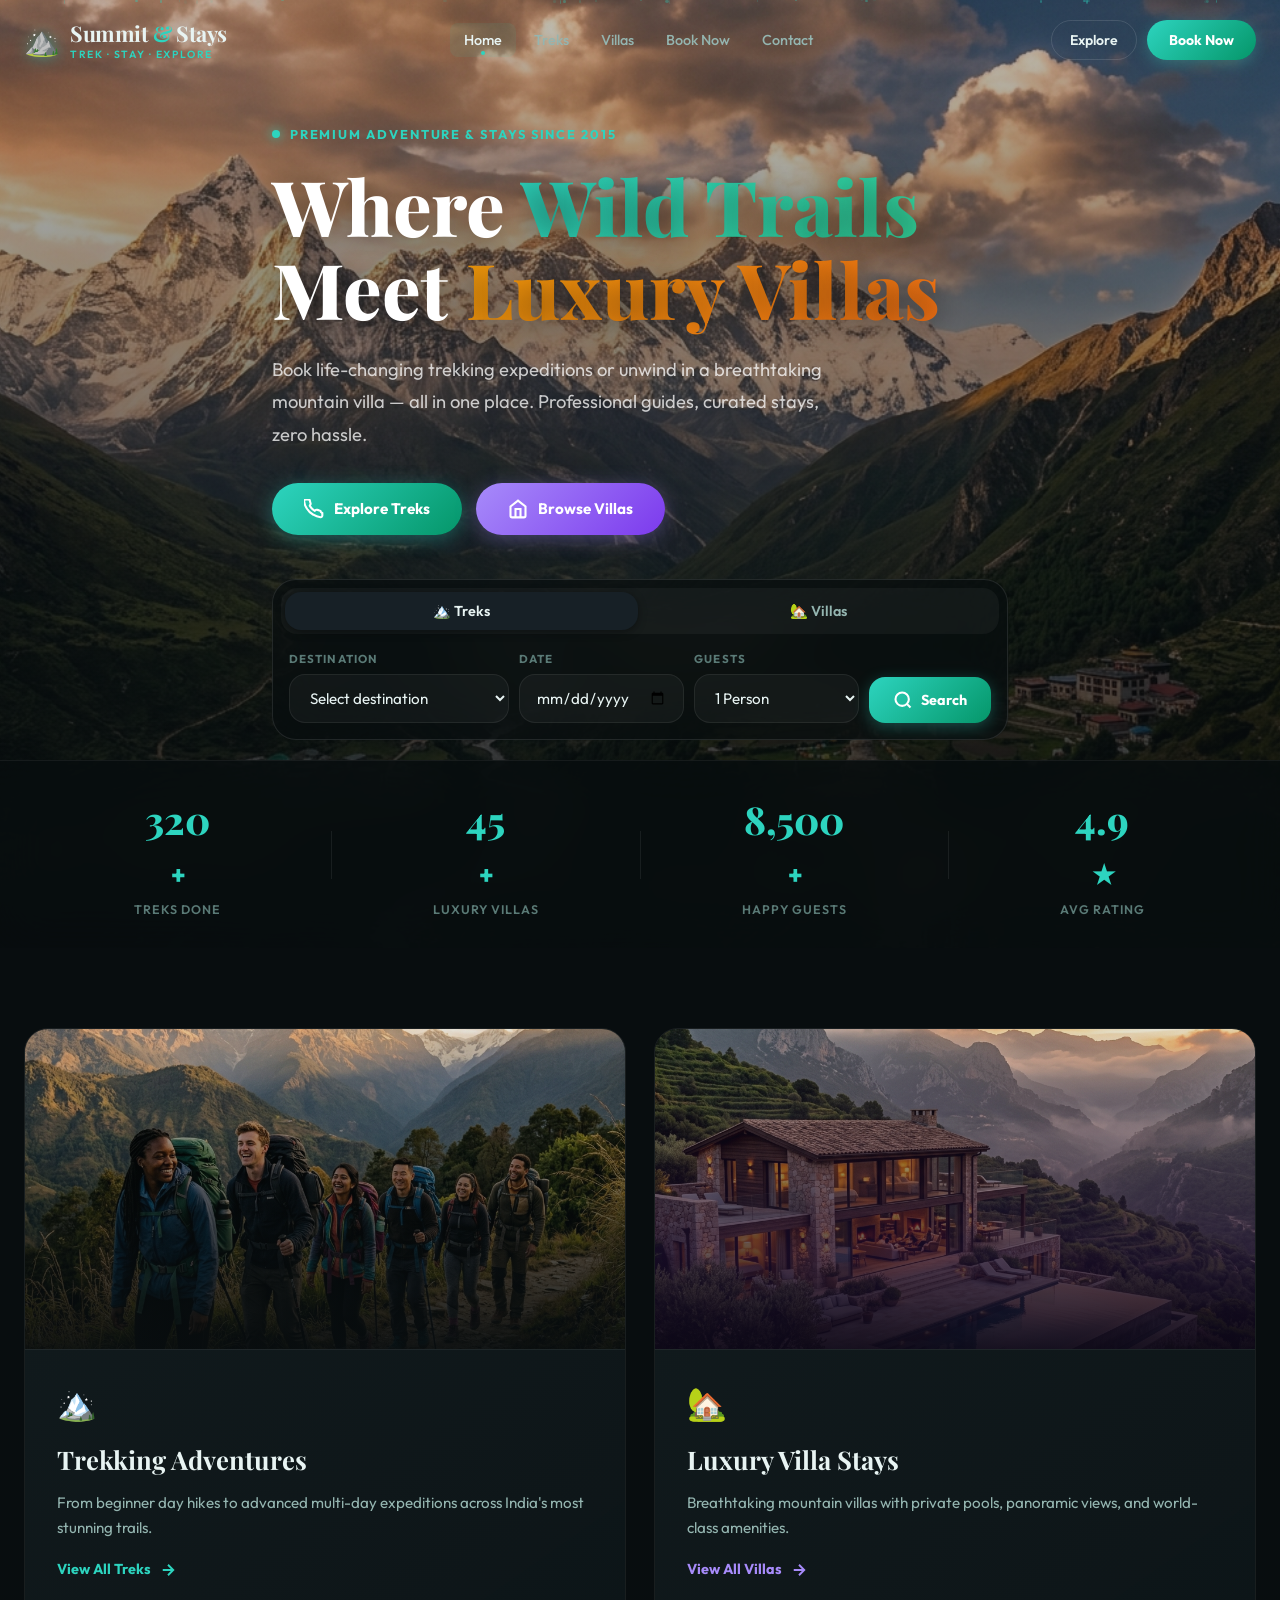
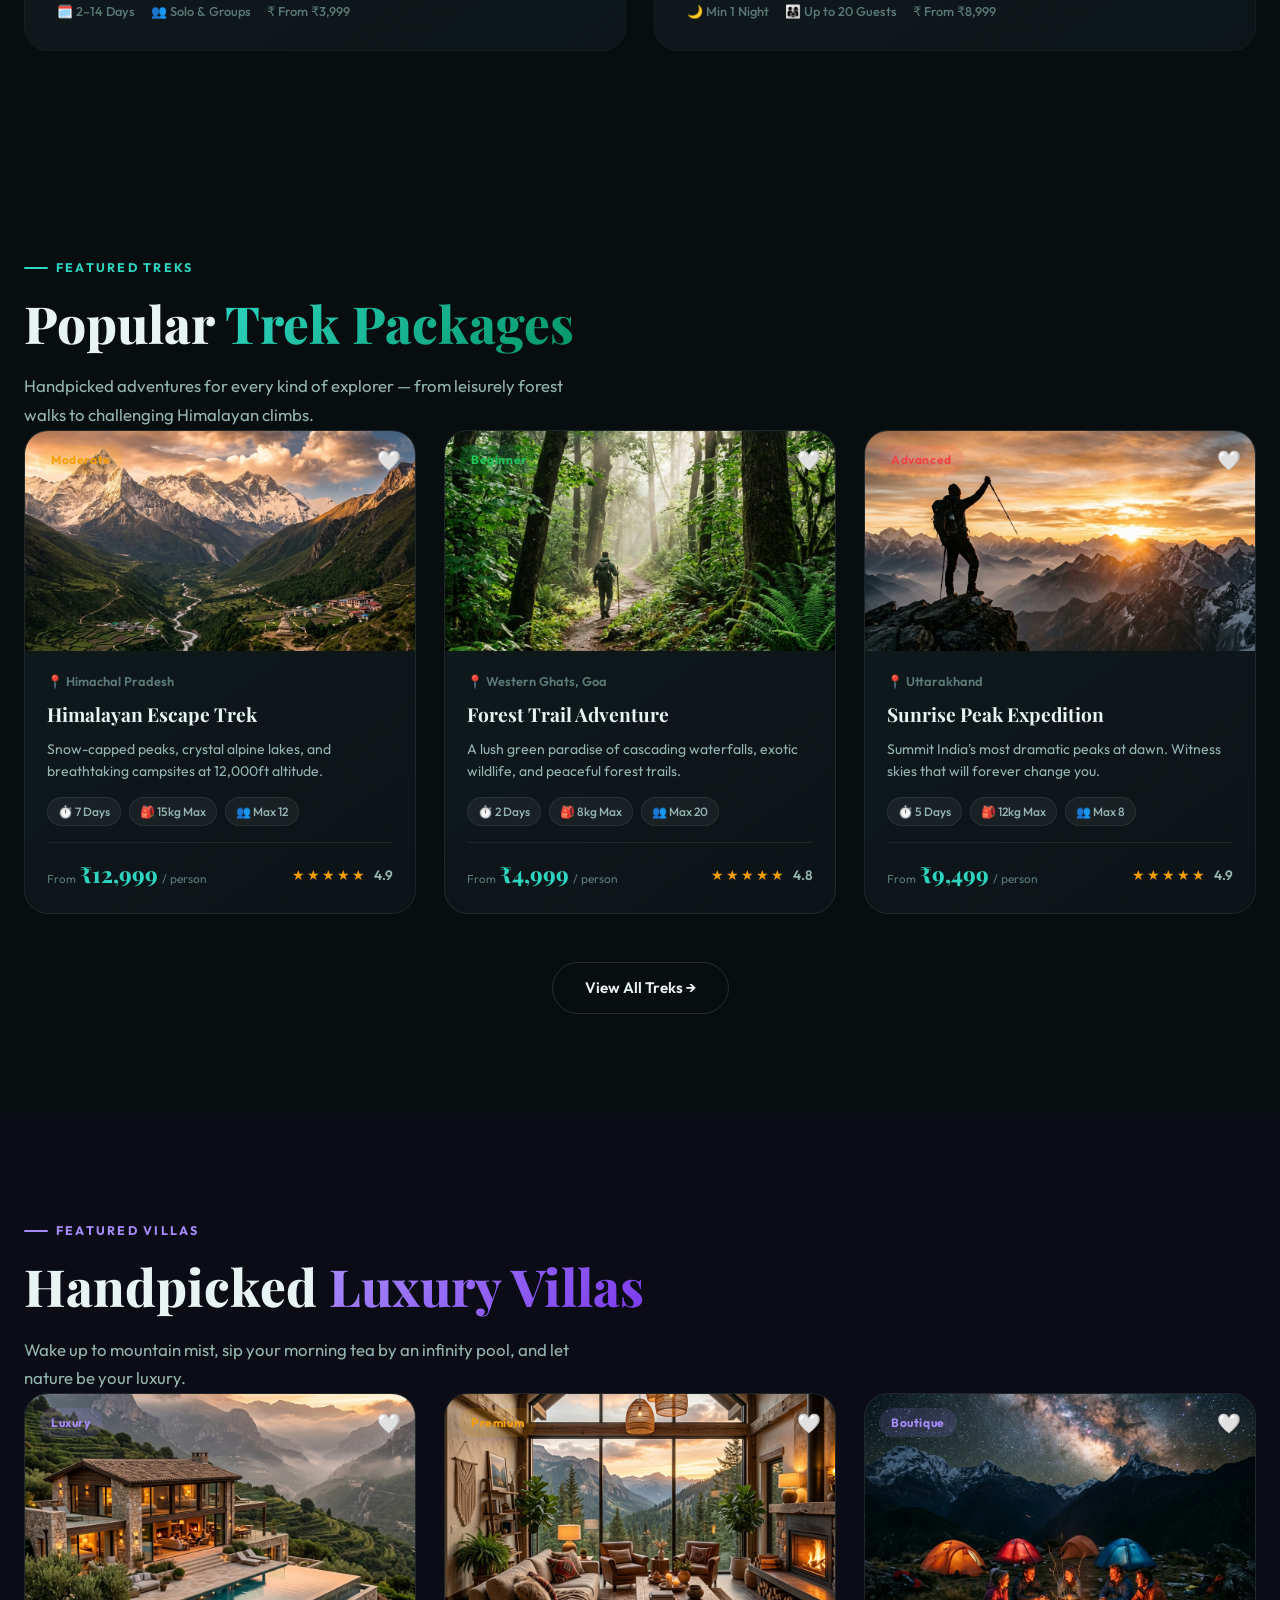
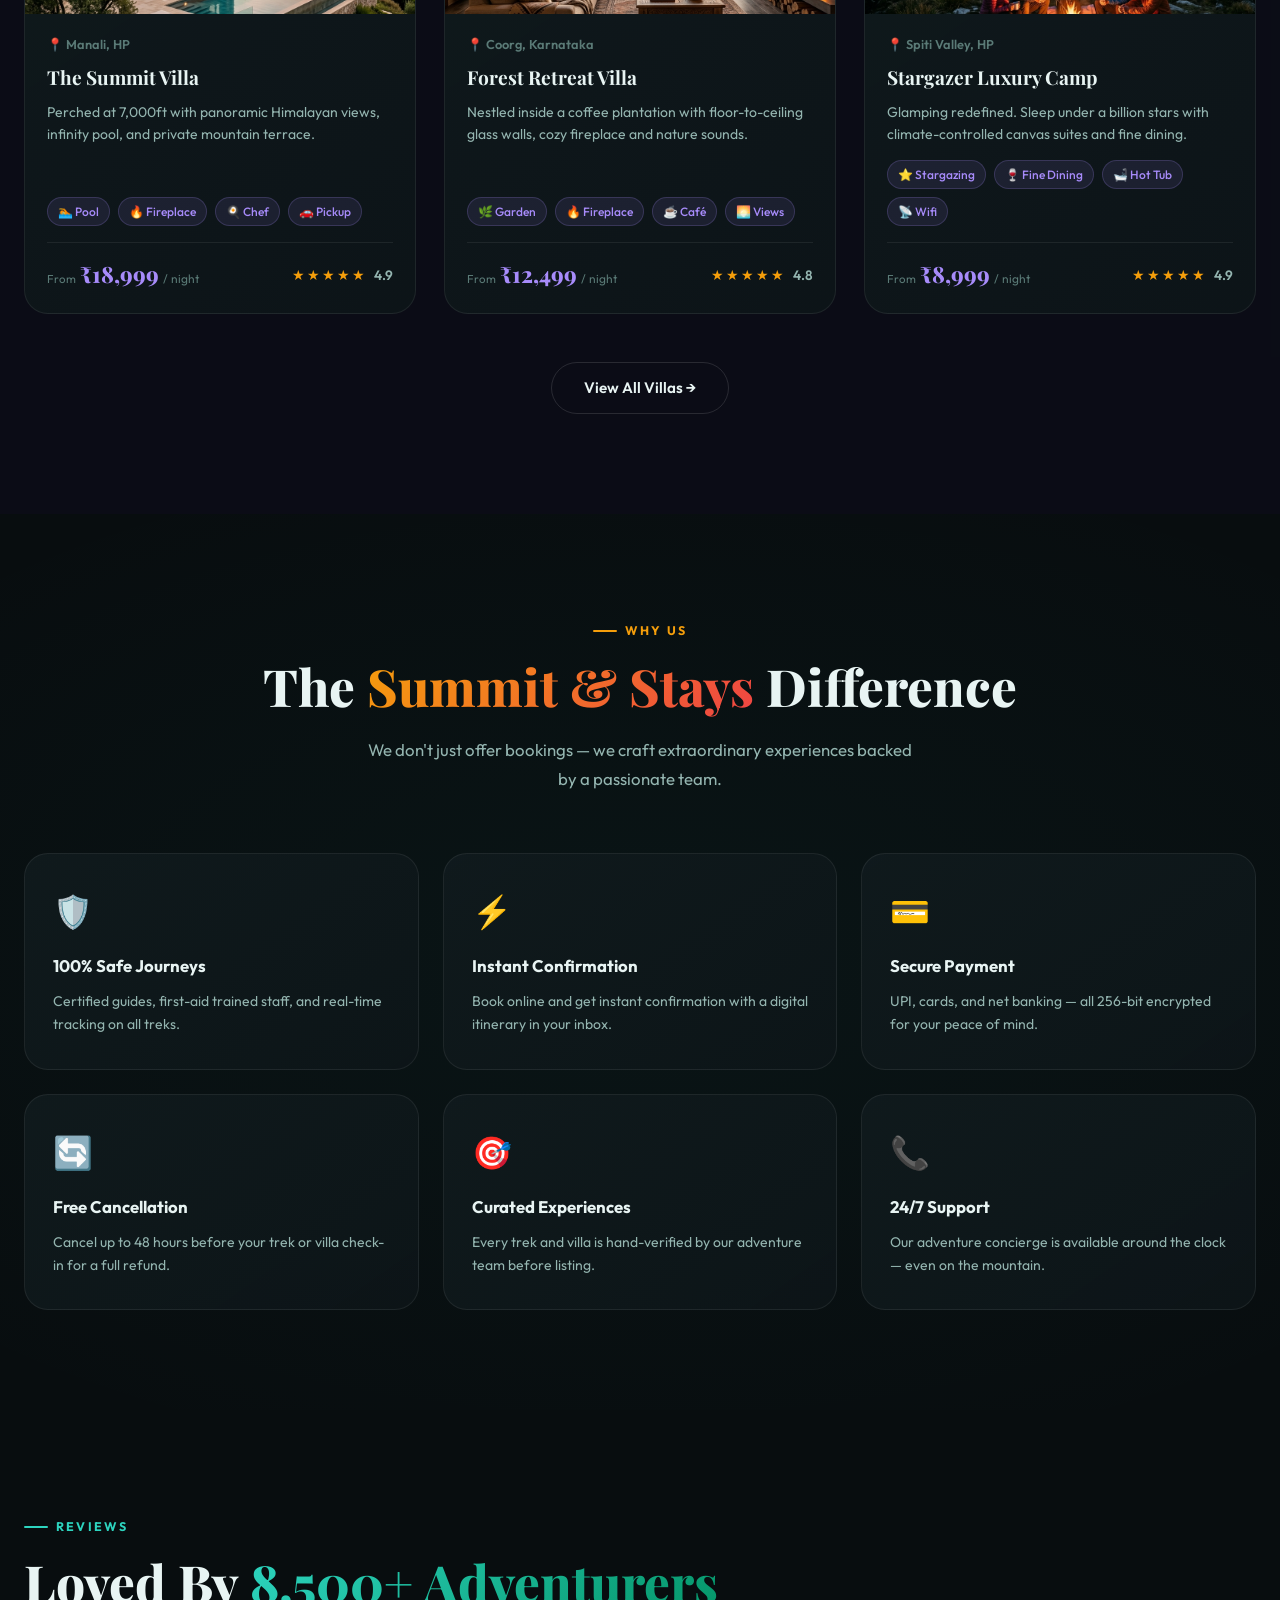
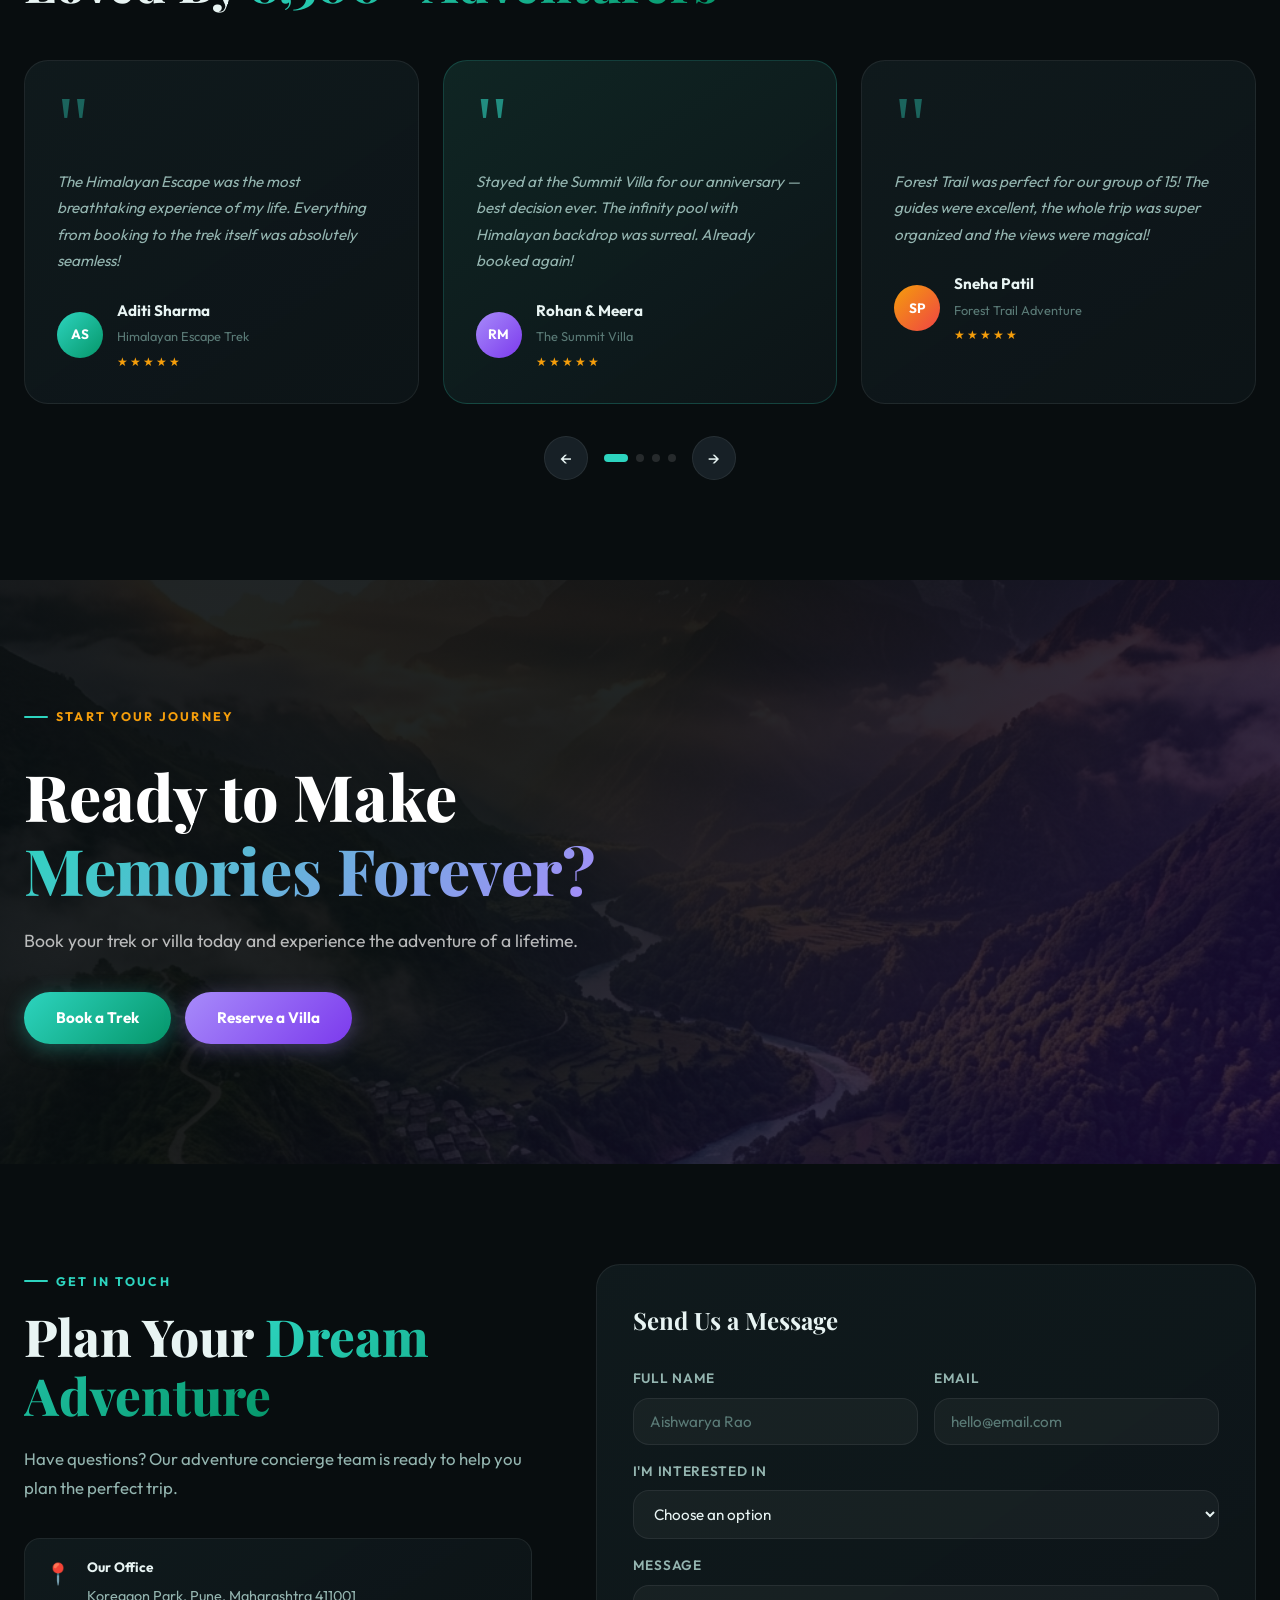
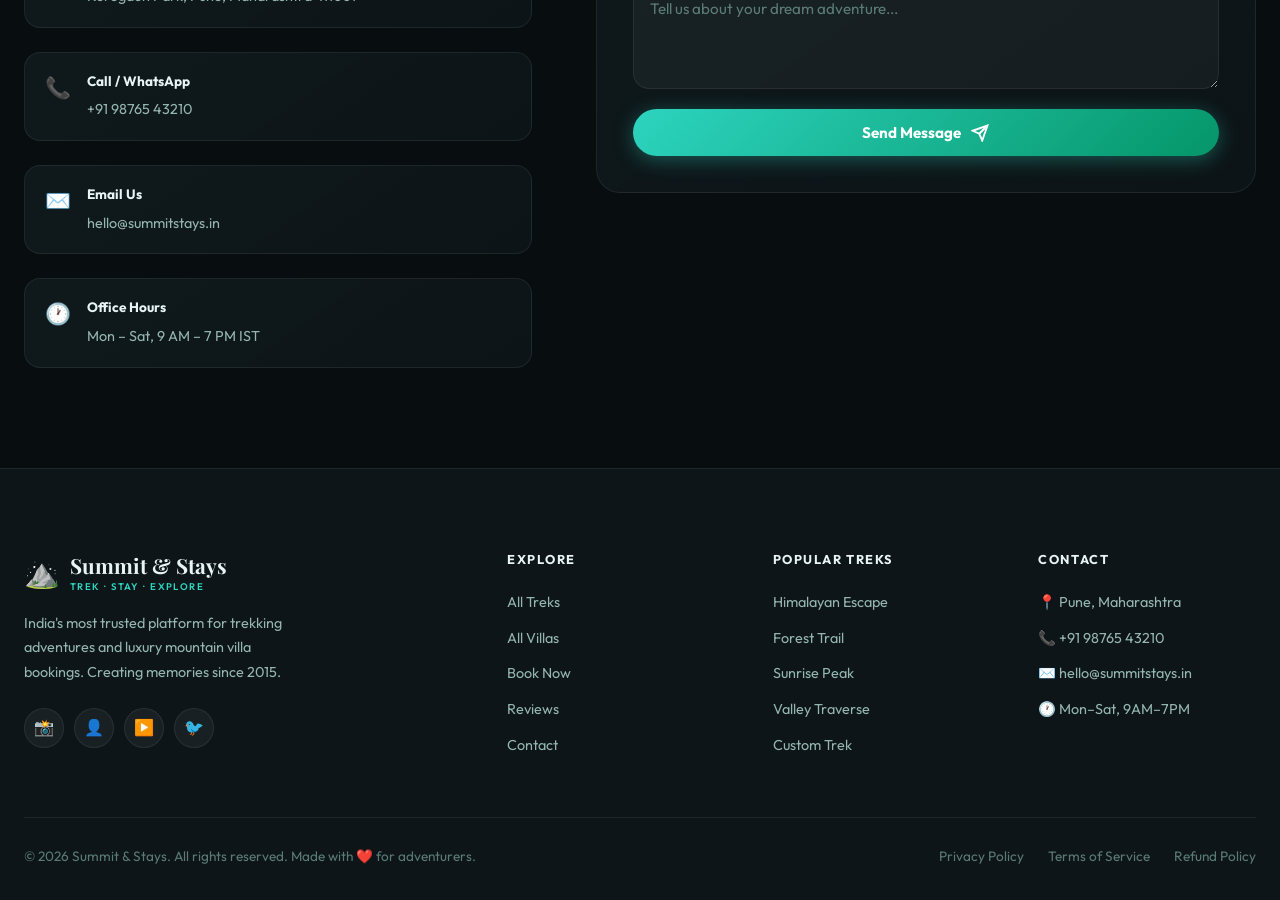
<file: index.html>
<!DOCTYPE html>
<html lang="en">
<head>
  <meta charset="UTF-8" />
  <meta name="viewport" content="width=device-width, initial-scale=1.0" />
  <meta name="description" content="Summit & Stays — Book premium trekking adventures and luxury mountain villas. Experience nature like never before with professional guides and curated stays." />
  <title>Summit & Stays — Trekking Adventures & Luxury Villa Bookings</title>
  <link rel="preconnect" href="https://fonts.googleapis.com" />
  <link rel="preconnect" href="https://fonts.gstatic.com" crossorigin />
  <link href="https://fonts.googleapis.com/css2?family=Outfit:wght@300;400;500;600;700;800;900&family=Playfair+Display:ital,wght@0,700;0,800;1,700&family=Space+Grotesk:wght@400;500;600;700&display=swap" rel="stylesheet" />
  <link rel="stylesheet" href="styles.css" />
  <link rel="stylesheet" href="home.css" />
</head>
<body>

  <!-- ====== NAVBAR ====== -->
  <nav class="navbar" id="navbar">
    <div class="nav-inner">
      <a href="index.html" class="nav-logo">
        <span class="logo-icon">⛰️</span>
        <div>
          <span class="logo-text">Summit <span style="color:var(--clr-primary)">&</span> Stays</span>
          <span class="logo-sub">Trek · Stay · Explore</span>
        </div>
      </a>
      <ul class="nav-links" id="nav-links">
        <li><a href="index.html" class="nav-link active">Home</a></li>
        <li><a href="treks.html" class="nav-link">Treks</a></li>
        <li><a href="villas.html" class="nav-link">Villas</a></li>
        <li><a href="booking.html" class="nav-link">Book Now</a></li>
        <li><a href="#contact" class="nav-link">Contact</a></li>
      </ul>
      <div class="nav-actions">
        <a href="treks.html" class="btn-nav-outline">Explore</a>
        <a href="booking.html" class="btn-nav-primary" id="nav-book-btn">Book Now</a>
        <button class="hamburger" id="hamburger" aria-label="Menu">
          <span></span><span></span><span></span>
        </button>
      </div>
    </div>
  </nav>

  <!-- ====== HERO ====== -->
  <section class="hero" id="hero">
    <div class="hero-bg">
      <img src="images/hero_mountain.png" alt="Stunning mountain landscape" id="hero-img" />
      <div class="hero-overlay"></div>
    </div>
    <div class="hero-particles" id="particles"></div>
    <div class="hero-content container">
      <div class="hero-eyebrow reveal">
        <span class="eyebrow-dot"></span>
        Premium Adventure & Stays Since 2015
      </div>
      <h1 class="hero-title reveal reveal-delay-1">
        Where <span class="hero-grad-teal">Wild Trails</span><br />
        Meet <span class="hero-grad-amber">Luxury Villas</span>
      </h1>
      <p class="hero-desc reveal reveal-delay-2">
        Book life-changing trekking expeditions or unwind in a breathtaking mountain villa — all in one place. Professional guides, curated stays, zero hassle.
      </p>
      <div class="hero-cta reveal reveal-delay-3">
        <a href="treks.html" class="btn-primary" id="hero-trek-btn">
          <svg width="20" height="20" viewBox="0 0 24 24" fill="none" stroke="currentColor" stroke-width="2.5"><path d="M22 16.92v3a2 2 0 01-2.18 2 19.79 19.79 0 01-8.63-3.07A19.5 19.5 0 013.2 11.16a19.79 19.79 0 01-3.07-8.67A2 2 0 012.11 .5h3a2 2 0 012 1.72c.127.96.361 1.903.7 2.81a2 2 0 01-.45 2.11L6.91 8.18a16 16 0 006 6l.74-.74a2 2 0 012.11-.45c.907.339 1.85.573 2.81.7a2 2 0 011.72 2.01z"/></svg>
          Explore Treks
        </a>
        <a href="villas.html" class="btn-villa" id="hero-villa-btn">
          <svg width="20" height="20" viewBox="0 0 24 24" fill="none" stroke="currentColor" stroke-width="2.5"><path d="M3 9l9-7 9 7v11a2 2 0 01-2 2H5a2 2 0 01-2-2z"/><polyline points="9 22 9 12 15 12 15 22"/></svg>
          Browse Villas
        </a>
      </div>

      <!-- Hero Search Bar -->
      <div class="hero-search reveal reveal-delay-4" id="hero-search">
        <div class="search-tabs">
          <button class="search-tab active" id="tab-trek" onclick="switchTab('trek')">🏔️ Treks</button>
          <button class="search-tab" id="tab-villa" onclick="switchTab('villa')">🏡 Villas</button>
        </div>
        <div class="search-form" id="search-form">
          <div class="search-field">
            <label>Destination</label>
            <select id="search-dest" class="form-control">
              <option value="">Select destination</option>
              <option>Himalayan Range</option>
              <option>Western Ghats</option>
              <option>Coorg Hills</option>
              <option>Manali Valley</option>
              <option>Ooty Plateau</option>
            </select>
          </div>
          <div class="search-field">
            <label>Date</label>
            <input type="date" id="search-date" class="form-control" />
          </div>
          <div class="search-field">
            <label>Guests</label>
            <select id="search-guests" class="form-control">
              <option>1 Person</option>
              <option>2 Persons</option>
              <option>3-5 Persons</option>
              <option>6-10 Persons</option>
              <option>10+ Persons</option>
            </select>
          </div>
          <button class="search-btn" onclick="handleSearch()" id="search-submit-btn">
            <svg width="20" height="20" viewBox="0 0 24 24" fill="none" stroke="currentColor" stroke-width="2.5"><circle cx="11" cy="11" r="8"/><path d="m21 21-4.35-4.35"/></svg>
            Search
          </button>
        </div>
      </div>
    </div>

    <!-- Hero Stats -->
    <div class="hero-stats-bar">
      <div class="container">
        <div class="stats-row">
          <div class="stat-item">
            <span class="stat-num" data-target="320">0</span><span>+</span>
            <span class="stat-lbl">Treks Done</span>
          </div>
          <div class="stat-div"></div>
          <div class="stat-item">
            <span class="stat-num" data-target="45">0</span><span>+</span>
            <span class="stat-lbl">Luxury Villas</span>
          </div>
          <div class="stat-div"></div>
          <div class="stat-item">
            <span class="stat-num" data-target="8500">0</span><span>+</span>
            <span class="stat-lbl">Happy Guests</span>
          </div>
          <div class="stat-div"></div>
          <div class="stat-item">
            <span class="stat-num" data-target="4.9">0</span><span>★</span>
            <span class="stat-lbl">Avg Rating</span>
          </div>
        </div>
      </div>
    </div>
  </section>

  <!-- ====== CATEGORY HIGHLIGHTS ====== -->
  <section class="categories section" id="categories">
    <div class="container">
      <div class="cat-grid">
        <a href="treks.html" class="cat-card trek-cat reveal" id="cat-trek">
          <div class="cat-img">
            <img src="images/group_trekking.png" alt="Trekking adventures" />
            <div class="cat-overlay"></div>
          </div>
          <div class="cat-body">
            <div class="cat-icon">🏔️</div>
            <h2 class="cat-title">Trekking Adventures</h2>
            <p class="cat-desc">From beginner day hikes to advanced multi-day expeditions across India's most stunning trails.</p>
            <div class="cat-cta">
              <span>View All Treks</span>
              <svg width="18" height="18" viewBox="0 0 24 24" fill="none" stroke="currentColor" stroke-width="2.5"><path d="M5 12h14M12 5l7 7-7 7"/></svg>
            </div>
            <div class="cat-stats">
              <span>🗓️ 2–14 Days</span>
              <span>👥 Solo & Groups</span>
              <span>₹ From ₹3,999</span>
            </div>
          </div>
        </a>
        <a href="villas.html" class="cat-card villa-cat reveal reveal-delay-2" id="cat-villa">
          <div class="cat-img">
            <img src="images/villa_luxury.png" alt="Luxury villa stays" />
            <div class="cat-overlay villa-overlay"></div>
          </div>
          <div class="cat-body">
            <div class="cat-icon">🏡</div>
            <h2 class="cat-title">Luxury Villa Stays</h2>
            <p class="cat-desc">Breathtaking mountain villas with private pools, panoramic views, and world-class amenities.</p>
            <div class="cat-cta villa-cta">
              <span>View All Villas</span>
              <svg width="18" height="18" viewBox="0 0 24 24" fill="none" stroke="currentColor" stroke-width="2.5"><path d="M5 12h14M12 5l7 7-7 7"/></svg>
            </div>
            <div class="cat-stats">
              <span>🌙 Min 1 Night</span>
              <span>👨‍👩‍👧 Up to 20 Guests</span>
              <span>₹ From ₹8,999</span>
            </div>
          </div>
        </a>
      </div>
    </div>
  </section>

  <!-- ====== FEATURED TREKS ====== -->
  <section class="featured section" id="featured-treks">
    <div class="container">
      <div class="section-header reveal">
        <div class="section-eyebrow">Featured Treks</div>
        <h2 class="section-title">Popular <span class="grad-teal">Trek Packages</span></h2>
        <p class="section-sub">Handpicked adventures for every kind of explorer — from leisurely forest walks to challenging Himalayan climbs.</p>
      </div>
      <div class="grid-3 trek-cards-grid" id="trek-cards-grid">

        <!-- Trek Card 1 -->
        <div class="trek-card card reveal reveal-delay-1" id="feat-trek-1">
          <div class="trek-img-wrap">
            <img src="images/hero_mountain.png" alt="Himalayan Escape Trek" loading="lazy" />
            <div class="trek-badges">
              <span class="badge badge-moderate">Moderate</span>
              <span class="trek-like" onclick="toggleLike(this)" id="like-trek-1">🤍</span>
            </div>
            <div class="trek-hover-cta">
              <a href="booking.html?type=trek&id=himalayan" class="btn-primary small" id="book-trek-1">Book Now</a>
            </div>
          </div>
          <div class="trek-body">
            <div class="trek-location">📍 Himachal Pradesh</div>
            <h3 class="trek-name">Himalayan Escape Trek</h3>
            <p class="trek-desc">Snow-capped peaks, crystal alpine lakes, and breathtaking campsites at 12,000ft altitude.</p>
            <div class="trek-meta-row">
              <span class="trek-meta-pill">⏱️ 7 Days</span>
              <span class="trek-meta-pill">🎒 15kg Max</span>
              <span class="trek-meta-pill">👥 Max 12</span>
            </div>
            <div class="trek-footer-row">
              <div class="trek-price-block">
                <span class="trek-from">From</span>
                <span class="trek-price">₹12,999</span>
                <span class="trek-per">/ person</span>
              </div>
              <div class="trek-rating">
                <span class="stars">★★★★★</span>
                <span class="rating-val">4.9</span>
              </div>
            </div>
          </div>
        </div>

        <!-- Trek Card 2 -->
        <div class="trek-card card reveal reveal-delay-2" id="feat-trek-2">
          <div class="trek-img-wrap">
            <img src="images/forest_trail.png" alt="Forest Trail Adventure" loading="lazy" />
            <div class="trek-badges">
              <span class="badge badge-beginner">Beginner</span>
              <span class="trek-like" onclick="toggleLike(this)" id="like-trek-2">🤍</span>
            </div>
            <div class="trek-hover-cta">
              <a href="booking.html?type=trek&id=forest" class="btn-primary small" id="book-trek-2">Book Now</a>
            </div>
          </div>
          <div class="trek-body">
            <div class="trek-location">📍 Western Ghats, Goa</div>
            <h3 class="trek-name">Forest Trail Adventure</h3>
            <p class="trek-desc">A lush green paradise of cascading waterfalls, exotic wildlife, and peaceful forest trails.</p>
            <div class="trek-meta-row">
              <span class="trek-meta-pill">⏱️ 2 Days</span>
              <span class="trek-meta-pill">🎒 8kg Max</span>
              <span class="trek-meta-pill">👥 Max 20</span>
            </div>
            <div class="trek-footer-row">
              <div class="trek-price-block">
                <span class="trek-from">From</span>
                <span class="trek-price">₹4,999</span>
                <span class="trek-per">/ person</span>
              </div>
              <div class="trek-rating">
                <span class="stars">★★★★★</span>
                <span class="rating-val">4.8</span>
              </div>
            </div>
          </div>
        </div>

        <!-- Trek Card 3 -->
        <div class="trek-card card reveal reveal-delay-3" id="feat-trek-3">
          <div class="trek-img-wrap">
            <img src="images/sunrise_peak.png" alt="Sunrise Peak Expedition" loading="lazy" />
            <div class="trek-badges">
              <span class="badge badge-advanced">Advanced</span>
              <span class="trek-like" onclick="toggleLike(this)" id="like-trek-3">🤍</span>
            </div>
            <div class="trek-hover-cta">
              <a href="booking.html?type=trek&id=sunrise" class="btn-primary small" id="book-trek-3">Book Now</a>
            </div>
          </div>
          <div class="trek-body">
            <div class="trek-location">📍 Uttarakhand</div>
            <h3 class="trek-name">Sunrise Peak Expedition</h3>
            <p class="trek-desc">Summit India's most dramatic peaks at dawn. Witness skies that will forever change you.</p>
            <div class="trek-meta-row">
              <span class="trek-meta-pill">⏱️ 5 Days</span>
              <span class="trek-meta-pill">🎒 12kg Max</span>
              <span class="trek-meta-pill">👥 Max 8</span>
            </div>
            <div class="trek-footer-row">
              <div class="trek-price-block">
                <span class="trek-from">From</span>
                <span class="trek-price">₹9,499</span>
                <span class="trek-per">/ person</span>
              </div>
              <div class="trek-rating">
                <span class="stars">★★★★★</span>
                <span class="rating-val">4.9</span>
              </div>
            </div>
          </div>
        </div>

      </div>
      <div class="section-cta reveal">
        <a href="treks.html" class="btn-secondary" id="view-all-treks-btn">View All Treks →</a>
      </div>
    </div>
  </section>

  <!-- ====== FEATURED VILLAS ====== -->
  <section class="featured section villa-section" id="featured-villas">
    <div class="container">
      <div class="section-header reveal">
        <div class="section-eyebrow villa">Featured Villas</div>
        <h2 class="section-title">Handpicked <span class="grad-villa">Luxury Villas</span></h2>
        <p class="section-sub">Wake up to mountain mist, sip your morning tea by an infinity pool, and let nature be your luxury.</p>
      </div>
      <div class="grid-3" id="villa-cards-grid">

        <!-- Villa Card 1 -->
        <div class="villa-card card reveal reveal-delay-1" id="feat-villa-1">
          <div class="villa-img-wrap">
            <img src="images/villa_luxury.png" alt="The Summit Villa" loading="lazy" />
            <div class="villa-badges">
              <span class="badge badge-luxury">Luxury</span>
              <span class="trek-like" onclick="toggleLike(this)" id="like-villa-1">🤍</span>
            </div>
            <div class="villa-hover-cta">
              <a href="booking.html?type=villa&id=summit" class="btn-villa small" id="book-villa-1">Book Now</a>
            </div>
          </div>
          <div class="villa-body">
            <div class="villa-location">📍 Manali, HP</div>
            <h3 class="villa-name">The Summit Villa</h3>
            <p class="villa-desc">Perched at 7,000ft with panoramic Himalayan views, infinity pool, and private mountain terrace.</p>
            <div class="villa-amenities">
              <span class="amenity-pill">🏊 Pool</span>
              <span class="amenity-pill">🔥 Fireplace</span>
              <span class="amenity-pill">🍳 Chef</span>
              <span class="amenity-pill">🚗 Pickup</span>
            </div>
            <div class="trek-footer-row">
              <div class="trek-price-block">
                <span class="trek-from">From</span>
                <span class="trek-price villa-price">₹18,999</span>
                <span class="trek-per">/ night</span>
              </div>
              <div class="trek-rating">
                <span class="stars">★★★★★</span>
                <span class="rating-val">4.9</span>
              </div>
            </div>
          </div>
        </div>

        <!-- Villa Card 2 -->
        <div class="villa-card card reveal reveal-delay-2" id="feat-villa-2">
          <div class="villa-img-wrap">
            <img src="images/villa_interior.png" alt="Forest Retreat Villa" loading="lazy" />
            <div class="villa-badges">
              <span class="badge badge-premium">Premium</span>
              <span class="trek-like" onclick="toggleLike(this)" id="like-villa-2">🤍</span>
            </div>
            <div class="villa-hover-cta">
              <a href="booking.html?type=villa&id=forest" class="btn-villa small" id="book-villa-2">Book Now</a>
            </div>
          </div>
          <div class="villa-body">
            <div class="villa-location">📍 Coorg, Karnataka</div>
            <h3 class="villa-name">Forest Retreat Villa</h3>
            <p class="villa-desc">Nestled inside a coffee plantation with floor-to-ceiling glass walls, cozy fireplace and nature sounds.</p>
            <div class="villa-amenities">
              <span class="amenity-pill">🌿 Garden</span>
              <span class="amenity-pill">🔥 Fireplace</span>
              <span class="amenity-pill">☕ Café</span>
              <span class="amenity-pill">🌅 Views</span>
            </div>
            <div class="trek-footer-row">
              <div class="trek-price-block">
                <span class="trek-from">From</span>
                <span class="trek-price villa-price">₹12,499</span>
                <span class="trek-per">/ night</span>
              </div>
              <div class="trek-rating">
                <span class="stars">★★★★★</span>
                <span class="rating-val">4.8</span>
              </div>
            </div>
          </div>
        </div>

        <!-- Villa Card 3 -->
        <div class="villa-card card reveal reveal-delay-3" id="feat-villa-3">
          <div class="villa-img-wrap">
            <img src="images/camping_night.png" alt="Stargazer Tent Villa" loading="lazy" />
            <div class="villa-badges">
              <span class="badge badge-luxury">Boutique</span>
              <span class="trek-like" onclick="toggleLike(this)" id="like-villa-3">🤍</span>
            </div>
            <div class="villa-hover-cta">
              <a href="booking.html?type=villa&id=stargazer" class="btn-villa small" id="book-villa-3">Book Now</a>
            </div>
          </div>
          <div class="villa-body">
            <div class="villa-location">📍 Spiti Valley, HP</div>
            <h3 class="villa-name">Stargazer Luxury Camp</h3>
            <p class="villa-desc">Glamping redefined. Sleep under a billion stars with climate-controlled canvas suites and fine dining.</p>
            <div class="villa-amenities">
              <span class="amenity-pill">⭐ Stargazing</span>
              <span class="amenity-pill">🍷 Fine Dining</span>
              <span class="amenity-pill">🛁 Hot Tub</span>
              <span class="amenity-pill">📡 Wifi</span>
            </div>
            <div class="trek-footer-row">
              <div class="trek-price-block">
                <span class="trek-from">From</span>
                <span class="trek-price villa-price">₹8,999</span>
                <span class="trek-per">/ night</span>
              </div>
              <div class="trek-rating">
                <span class="stars">★★★★★</span>
                <span class="rating-val">4.9</span>
              </div>
            </div>
          </div>
        </div>

      </div>
      <div class="section-cta reveal">
        <a href="villas.html" class="btn-secondary villa-btn-secondary" id="view-all-villas-btn">View All Villas →</a>
      </div>
    </div>
  </section>

  <!-- ====== WHY CHOOSE US ====== -->
  <section class="why section" id="why">
    <div class="why-bg"></div>
    <div class="container">
      <div class="section-header center reveal">
        <div class="section-eyebrow accent">Why Us</div>
        <h2 class="section-title">The <span class="grad-accent">Summit & Stays</span> Difference</h2>
        <p class="section-sub" style="margin:0 auto">We don't just offer bookings — we craft extraordinary experiences backed by a passionate team.</p>
      </div>
      <div class="why-grid reveal">
        <div class="why-item" id="why-1">
          <div class="why-icon">🛡️</div>
          <h3>100% Safe Journeys</h3>
          <p>Certified guides, first-aid trained staff, and real-time tracking on all treks.</p>
        </div>
        <div class="why-item" id="why-2">
          <div class="why-icon">⚡</div>
          <h3>Instant Confirmation</h3>
          <p>Book online and get instant confirmation with a digital itinerary in your inbox.</p>
        </div>
        <div class="why-item" id="why-3">
          <div class="why-icon">💳</div>
          <h3>Secure Payment</h3>
          <p>UPI, cards, and net banking — all 256-bit encrypted for your peace of mind.</p>
        </div>
        <div class="why-item" id="why-4">
          <div class="why-icon">🔄</div>
          <h3>Free Cancellation</h3>
          <p>Cancel up to 48 hours before your trek or villa check-in for a full refund.</p>
        </div>
        <div class="why-item" id="why-5">
          <div class="why-icon">🎯</div>
          <h3>Curated Experiences</h3>
          <p>Every trek and villa is hand-verified by our adventure team before listing.</p>
        </div>
        <div class="why-item" id="why-6">
          <div class="why-icon">📞</div>
          <h3>24/7 Support</h3>
          <p>Our adventure concierge is available around the clock — even on the mountain.</p>
        </div>
      </div>
    </div>
  </section>

  <!-- ====== TESTIMONIALS ====== -->
  <section class="testimonials section" id="testimonials">
    <div class="container">
      <div class="section-header reveal">
        <div class="section-eyebrow">Reviews</div>
        <h2 class="section-title">Loved By <span class="grad-teal">8,500+ Adventurers</span></h2>
      </div>
      <div class="testimonials-track-wrap">
        <div class="testimonials-track" id="testimonials-track">
          <div class="testimonial-card" id="test-1">
            <div class="test-quote">"</div>
            <p class="test-text">The Himalayan Escape was the most breathtaking experience of my life. Everything from booking to the trek itself was absolutely seamless!</p>
            <div class="test-author">
              <div class="test-avatar" style="background:linear-gradient(135deg,#2dd4bf,#059669)">AS</div>
              <div>
                <strong>Aditi Sharma</strong>
                <span>Himalayan Escape Trek</span>
                <div class="stars">★★★★★</div>
              </div>
            </div>
          </div>
          <div class="testimonial-card featured-test" id="test-2">
            <div class="test-quote">"</div>
            <p class="test-text">Stayed at the Summit Villa for our anniversary — best decision ever. The infinity pool with Himalayan backdrop was surreal. Already booked again!</p>
            <div class="test-author">
              <div class="test-avatar" style="background:linear-gradient(135deg,#a78bfa,#7c3aed)">RM</div>
              <div>
                <strong>Rohan & Meera</strong>
                <span>The Summit Villa</span>
                <div class="stars">★★★★★</div>
              </div>
            </div>
          </div>
          <div class="testimonial-card" id="test-3">
            <div class="test-quote">"</div>
            <p class="test-text">Forest Trail was perfect for our group of 15! The guides were excellent, the whole trip was super organized and the views were magical!</p>
            <div class="test-author">
              <div class="test-avatar" style="background:linear-gradient(135deg,#f59e0b,#ef4444)">SP</div>
              <div>
                <strong>Sneha Patil</strong>
                <span>Forest Trail Adventure</span>
                <div class="stars">★★★★★</div>
              </div>
            </div>
          </div>
          <div class="testimonial-card" id="test-4">
            <div class="test-quote">"</div>
            <p class="test-text">The payment process was incredibly smooth. Booked via UPI in seconds and received all documents instantly. 5 stars for the entire experience!</p>
            <div class="test-author">
              <div class="test-avatar" style="background:linear-gradient(135deg,#22c55e,#059669)">VK</div>
              <div>
                <strong>Vikram Kumar</strong>
                <span>Stargazer Luxury Camp</span>
                <div class="stars">★★★★★</div>
              </div>
            </div>
          </div>
        </div>
        <div class="testimonial-controls">
          <button class="test-prev" id="test-prev" onclick="slideTestimonial(-1)">←</button>
          <div class="test-dots" id="test-dots">
            <span class="test-dot active" onclick="goToSlide(0)"></span>
            <span class="test-dot" onclick="goToSlide(1)"></span>
            <span class="test-dot" onclick="goToSlide(2)"></span>
            <span class="test-dot" onclick="goToSlide(3)"></span>
          </div>
          <button class="test-next" id="test-next" onclick="slideTestimonial(1)">→</button>
        </div>
      </div>
    </div>
  </section>

  <!-- ====== CTA BANNER ====== -->
  <section class="cta-banner" id="cta-banner">
    <div class="cta-banner-bg">
      <img src="images/trek_valley.png" alt="Adventure awaits" />
      <div class="cta-banner-overlay"></div>
    </div>
    <div class="container">
      <div class="cta-banner-content reveal">
        <div class="section-eyebrow" style="color:#f59e0b">Start Your Journey</div>
        <h2 class="cta-banner-title">Ready to Make<br /><span style="background:linear-gradient(135deg,#2dd4bf,#a78bfa);-webkit-background-clip:text;-webkit-text-fill-color:transparent;background-clip:text">Memories Forever?</span></h2>
        <p class="cta-banner-sub">Book your trek or villa today and experience the adventure of a lifetime.</p>
        <div class="cta-banner-btns">
          <a href="booking.html" class="btn-primary" id="cta-book-trek">Book a Trek</a>
          <a href="villas.html" class="btn-villa" id="cta-book-villa">Reserve a Villa</a>
        </div>
      </div>
    </div>
  </section>

  <!-- ====== CONTACT ====== -->
  <section class="contact section" id="contact">
    <div class="container">
      <div class="contact-grid">
        <div class="contact-info-col reveal">
          <div class="section-eyebrow">Get In Touch</div>
          <h2 class="section-title">Plan Your <span class="grad-teal">Dream Adventure</span></h2>
          <p class="section-sub">Have questions? Our adventure concierge team is ready to help you plan the perfect trip.</p>
          <div class="contact-details">
            <div class="contact-detail-item" id="contact-location">
              <div class="contact-icon-wrap">📍</div>
              <div>
                <strong>Our Office</strong>
                <span>Koregaon Park, Pune, Maharashtra 411001</span>
              </div>
            </div>
            <div class="contact-detail-item" id="contact-phone">
              <div class="contact-icon-wrap">📞</div>
              <div>
                <strong>Call / WhatsApp</strong>
                <span>+91 98765 43210</span>
              </div>
            </div>
            <div class="contact-detail-item" id="contact-email">
              <div class="contact-icon-wrap">✉️</div>
              <div>
                <strong>Email Us</strong>
                <span>hello@summitstays.in</span>
              </div>
            </div>
            <div class="contact-detail-item" id="contact-hours">
              <div class="contact-icon-wrap">🕐</div>
              <div>
                <strong>Office Hours</strong>
                <span>Mon – Sat, 9 AM – 7 PM IST</span>
              </div>
            </div>
          </div>
        </div>
        <div class="contact-form-col reveal reveal-delay-2">
          <div class="contact-form-card">
            <h3>Send Us a Message</h3>
            <form id="contact-form" novalidate>
              <div class="grid-2" style="gap:16px">
                <div class="form-group">
                  <label class="form-label" for="c-name">Full Name</label>
                  <input type="text" id="c-name" class="form-control" placeholder="Aishwarya Rao" required />
                </div>
                <div class="form-group">
                  <label class="form-label" for="c-email">Email</label>
                  <input type="email" id="c-email" class="form-control" placeholder="hello@email.com" required />
                </div>
              </div>
              <div class="form-group" style="margin-top:16px">
                <label class="form-label" for="c-interest">I'm interested in</label>
                <select id="c-interest" class="form-control">
                  <option value="">Choose an option</option>
                  <option>Trekking Package</option>
                  <option>Villa Stay</option>
                  <option>Trek + Villa Combo</option>
                  <option>Corporate Group Booking</option>
                  <option>Custom Itinerary</option>
                </select>
              </div>
              <div class="form-group" style="margin-top:16px">
                <label class="form-label" for="c-msg">Message</label>
                <textarea id="c-msg" class="form-control" rows="4" placeholder="Tell us about your dream adventure..."></textarea>
              </div>
              <button type="submit" class="btn-primary" style="width:100%;margin-top:20px" id="contact-submit-btn">
                Send Message
                <svg width="18" height="18" viewBox="0 0 24 24" fill="none" stroke="currentColor" stroke-width="2.5"><line x1="22" y1="2" x2="11" y2="13"/><polygon points="22 2 15 22 11 13 2 9 22 2"/></svg>
              </button>
            </form>
          </div>
        </div>
      </div>
    </div>
  </section>

  <!-- ====== FOOTER ====== -->
  <footer class="footer" id="footer">
    <div class="container">
      <div class="footer-grid">
        <div class="footer-brand">
          <div class="logo-wrap">
            <span class="logo-icon">⛰️</span>
            <div>
              <span class="logo-text">Summit & Stays</span>
              <span class="logo-sub">Trek · Stay · Explore</span>
            </div>
          </div>
          <p class="footer-tagline">India's most trusted platform for trekking adventures and luxury mountain villa bookings. Creating memories since 2015.</p>
          <div class="footer-socials">
            <a href="#" class="social-btn" aria-label="Instagram" id="social-ig">📸</a>
            <a href="#" class="social-btn" aria-label="Facebook" id="social-fb">👤</a>
            <a href="#" class="social-btn" aria-label="YouTube" id="social-yt">▶️</a>
            <a href="#" class="social-btn" aria-label="Twitter" id="social-tw">🐦</a>
          </div>
        </div>
        <div class="footer-col">
          <h4>Explore</h4>
          <ul>
            <li><a href="treks.html">All Treks</a></li>
            <li><a href="villas.html">All Villas</a></li>
            <li><a href="booking.html">Book Now</a></li>
            <li><a href="#testimonials">Reviews</a></li>
            <li><a href="#contact">Contact</a></li>
          </ul>
        </div>
        <div class="footer-col">
          <h4>Popular Treks</h4>
          <ul>
            <li><a href="booking.html?type=trek&id=himalayan">Himalayan Escape</a></li>
            <li><a href="booking.html?type=trek&id=forest">Forest Trail</a></li>
            <li><a href="booking.html?type=trek&id=sunrise">Sunrise Peak</a></li>
            <li><a href="booking.html?type=trek&id=valley">Valley Traverse</a></li>
            <li><a href="booking.html?type=trek&id=custom">Custom Trek</a></li>
          </ul>
        </div>
        <div class="footer-col">
          <h4>Contact</h4>
          <ul>
            <li><span>📍 Pune, Maharashtra</span></li>
            <li><span>📞 +91 98765 43210</span></li>
            <li><span>✉️ hello@summitstays.in</span></li>
            <li><span>🕐 Mon–Sat, 9AM–7PM</span></li>
          </ul>
        </div>
      </div>
      <div class="footer-bottom">
        <p>© 2026 Summit & Stays. All rights reserved. Made with ❤️ for adventurers.</p>
        <div class="footer-bottom-links">
          <a href="#">Privacy Policy</a>
          <a href="#">Terms of Service</a>
          <a href="#">Refund Policy</a>
        </div>
      </div>
    </div>
  </footer>

  <!-- Toast -->
  <div class="toast" id="toast"></div>

  <script src="shared.js"></script>
  <script src="home.js"></script>
</body>
</html>
</file>
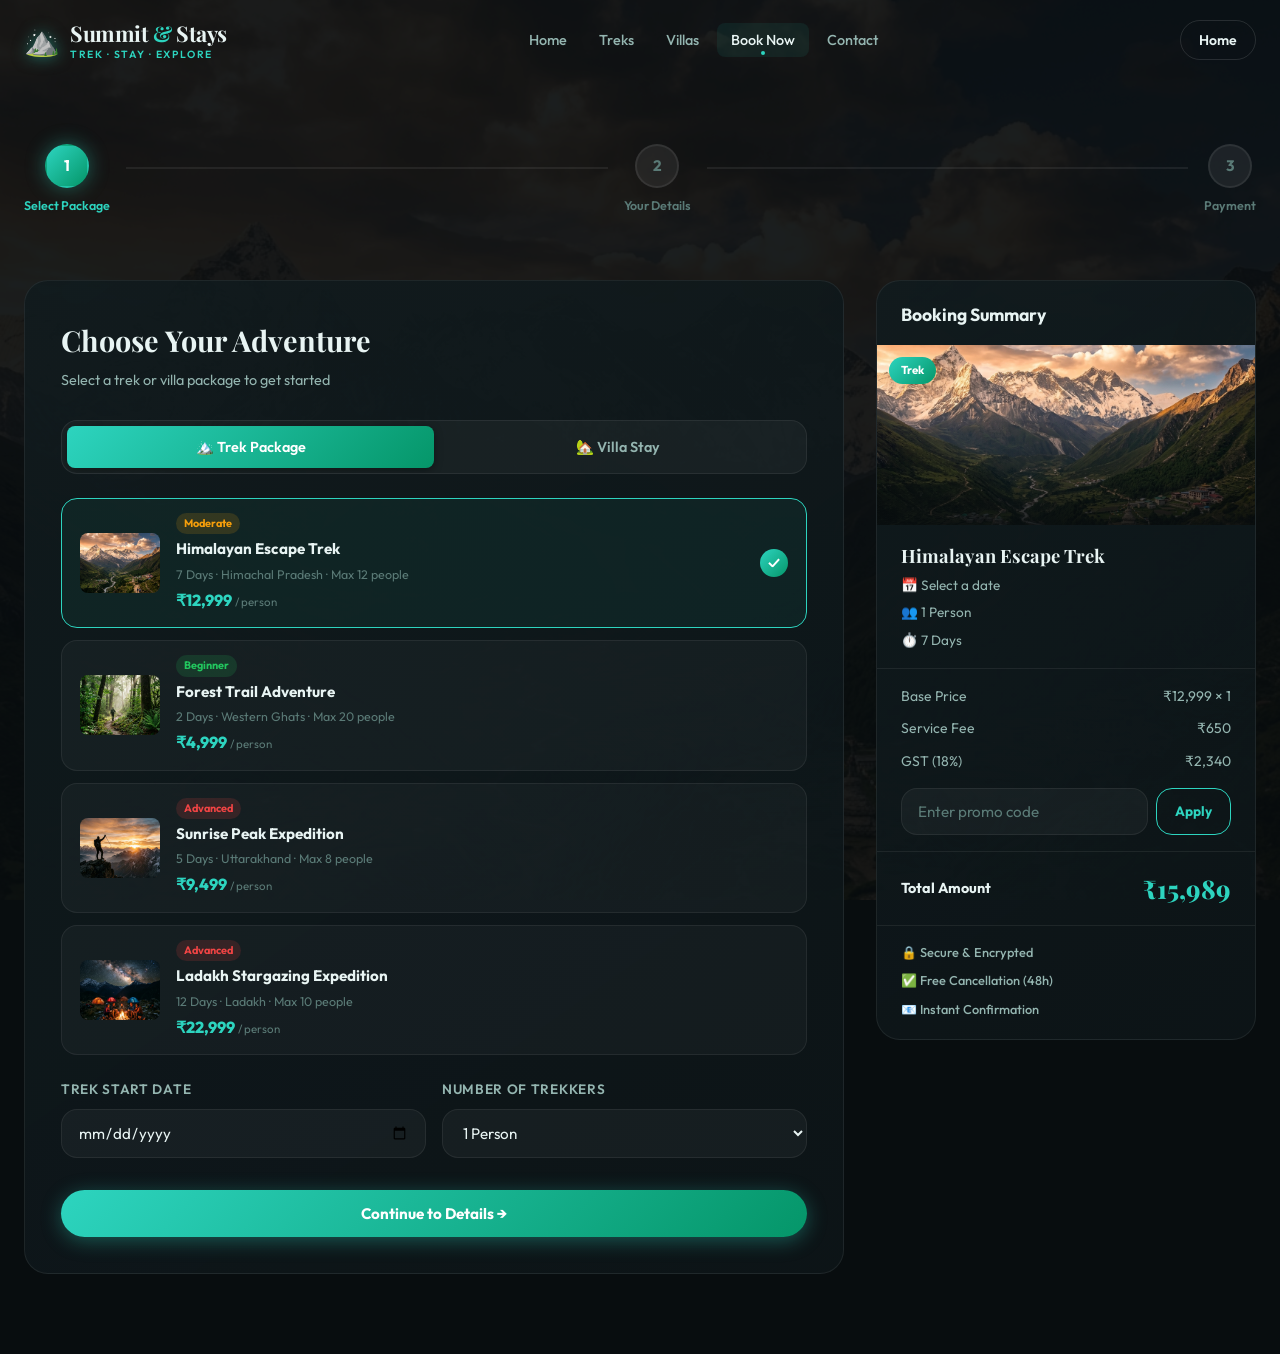
<file: booking.html>
<!DOCTYPE html>
<html lang="en">
<head>
  <meta charset="UTF-8" />
  <meta name="viewport" content="width=device-width, initial-scale=1.0" />
  <meta name="description" content="Book your trekking adventure or luxury villa stay with Summit & Stays. Simple 3-step booking with instant confirmation." />
  <title>Book Your Adventure — Summit & Stays</title>
  <link href="https://fonts.googleapis.com/css2?family=Outfit:wght@300;400;500;600;700;800;900&family=Playfair+Display:ital,wght@0,700;0,800;1,700&family=Space+Grotesk:wght@400;500;600;700&display=swap" rel="stylesheet" />
  <link rel="stylesheet" href="styles.css" />
  <link rel="stylesheet" href="booking.css" />
</head>
<body>

  <!-- NAVBAR -->
  <nav class="navbar scrolled" id="navbar">
    <div class="nav-inner">
      <a href="index.html" class="nav-logo">
        <span class="logo-icon">⛰️</span>
        <div>
          <span class="logo-text">Summit <span style="color:var(--clr-primary)">&</span> Stays</span>
          <span class="logo-sub">Trek · Stay · Explore</span>
        </div>
      </a>
      <ul class="nav-links" id="nav-links">
        <li><a href="index.html" class="nav-link">Home</a></li>
        <li><a href="treks.html" class="nav-link">Treks</a></li>
        <li><a href="villas.html" class="nav-link">Villas</a></li>
        <li><a href="booking.html" class="nav-link active">Book Now</a></li>
        <li><a href="index.html#contact" class="nav-link">Contact</a></li>
      </ul>
      <div class="nav-actions">
        <a href="index.html" class="btn-nav-outline">Home</a>
        <button class="hamburger" id="hamburger" aria-label="Menu">
          <span></span><span></span><span></span>
        </button>
      </div>
    </div>
  </nav>

  <!-- BOOKING PAGE -->
  <div class="booking-page" id="booking-page">
    <div class="booking-bg">
      <img src="images/hero_mountain.png" alt="Adventure backdrop" />
      <div class="booking-bg-overlay"></div>
    </div>

    <div class="container">
      <!-- Progress Steps -->
      <div class="booking-progress" id="booking-progress">
        <div class="progress-step active" id="progress-1">
          <div class="progress-num">1</div>
          <span>Select Package</span>
        </div>
        <div class="progress-line" id="pline-1"></div>
        <div class="progress-step" id="progress-2">
          <div class="progress-num">2</div>
          <span>Your Details</span>
        </div>
        <div class="progress-line" id="pline-2"></div>
        <div class="progress-step" id="progress-3">
          <div class="progress-num">3</div>
          <span>Payment</span>
        </div>
      </div>

      <div class="booking-layout">
        <!-- LEFT: FORM STEPS -->
        <div class="booking-form-col">

          <!-- STEP 1: Package Selection -->
          <div class="booking-step active" id="step-1">
            <div class="step-header">
              <h2>Choose Your Adventure</h2>
              <p>Select a trek or villa package to get started</p>
            </div>

            <!-- Type Toggle -->
            <div class="type-toggle" id="type-toggle">
              <button class="type-btn active" id="type-trek-btn" onclick="setType('trek')">
                🏔️ Trek Package
              </button>
              <button class="type-btn" id="type-villa-btn" onclick="setType('villa')">
                🏡 Villa Stay
              </button>
            </div>

            <!-- Trek Options -->
            <div class="package-options" id="trek-options">
              <div class="pkg-option selected" id="pkg-himalayan" onclick="selectPackage('trek', 'himalayan', 'Himalayan Escape Trek', 12999, 7)" data-price="12999">
                <div class="pkg-img"><img src="images/hero_mountain.png" alt="Himalayan Trek" /></div>
                <div class="pkg-info">
                  <div class="pkg-badge badge-moderate">Moderate</div>
                  <h4>Himalayan Escape Trek</h4>
                  <p>7 Days · Himachal Pradesh · Max 12 people</p>
                  <div class="pkg-price">₹12,999 <span>/ person</span></div>
                </div>
                <div class="pkg-check" id="check-himalayan">✓</div>
              </div>
              <div class="pkg-option" id="pkg-forest" onclick="selectPackage('trek', 'forest', 'Forest Trail Adventure', 4999, 2)" data-price="4999">
                <div class="pkg-img"><img src="images/forest_trail.png" alt="Forest Trek" /></div>
                <div class="pkg-info">
                  <div class="pkg-badge badge-beginner">Beginner</div>
                  <h4>Forest Trail Adventure</h4>
                  <p>2 Days · Western Ghats · Max 20 people</p>
                  <div class="pkg-price">₹4,999 <span>/ person</span></div>
                </div>
                <div class="pkg-check" id="check-forest">✓</div>
              </div>
              <div class="pkg-option" id="pkg-sunrise" onclick="selectPackage('trek', 'sunrise', 'Sunrise Peak Expedition', 9499, 5)" data-price="9499">
                <div class="pkg-img"><img src="images/sunrise_peak.png" alt="Sunrise Trek" /></div>
                <div class="pkg-info">
                  <div class="pkg-badge badge-advanced">Advanced</div>
                  <h4>Sunrise Peak Expedition</h4>
                  <p>5 Days · Uttarakhand · Max 8 people</p>
                  <div class="pkg-price">₹9,499 <span>/ person</span></div>
                </div>
                <div class="pkg-check" id="check-sunrise">✓</div>
              </div>
              <div class="pkg-option" id="pkg-ladakh" onclick="selectPackage('trek', 'ladakh', 'Ladakh Stargazing Expedition', 22999, 12)" data-price="22999">
                <div class="pkg-img"><img src="images/camping_night.png" alt="Ladakh Trek" /></div>
                <div class="pkg-info">
                  <div class="pkg-badge badge-advanced">Advanced</div>
                  <h4>Ladakh Stargazing Expedition</h4>
                  <p>12 Days · Ladakh · Max 10 people</p>
                  <div class="pkg-price">₹22,999 <span>/ person</span></div>
                </div>
                <div class="pkg-check" id="check-ladakh">✓</div>
              </div>
            </div>

            <!-- Villa Options -->
            <div class="package-options hidden" id="villa-options">
              <div class="pkg-option selected" id="pkg-villa-summit" onclick="selectPackage('villa', 'summit', 'The Summit Villa', 18999, 1)" data-price="18999">
                <div class="pkg-img"><img src="images/villa_luxury.png" alt="Summit Villa" /></div>
                <div class="pkg-info">
                  <div class="pkg-badge badge-luxury">Luxury</div>
                  <h4>The Summit Villa — Manali</h4>
                  <p>4 Bedrooms · Infinity Pool · Max 8 Guests</p>
                  <div class="pkg-price">₹18,999 <span>/ night</span></div>
                </div>
                <div class="pkg-check" id="check-villa-summit">✓</div>
              </div>
              <div class="pkg-option" id="pkg-villa-forest" onclick="selectPackage('villa', 'forest-villa', 'Forest Retreat Villa', 12499, 1)" data-price="12499">
                <div class="pkg-img"><img src="images/villa_interior.png" alt="Forest Villa" /></div>
                <div class="pkg-info">
                  <div class="pkg-badge badge-premium">Premium</div>
                  <h4>Forest Retreat Villa — Coorg</h4>
                  <p>3 Bedrooms · Coffee Plantation · Max 6 Guests</p>
                  <div class="pkg-price">₹12,499 <span>/ night</span></div>
                </div>
                <div class="pkg-check" id="check-villa-forest">✓</div>
              </div>
              <div class="pkg-option" id="pkg-villa-star" onclick="selectPackage('villa', 'stargazer', 'Stargazer Luxury Camp', 8999, 1)" data-price="8999">
                <div class="pkg-img"><img src="images/camping_night.png" alt="Stargazer Camp" /></div>
                <div class="pkg-info">
                  <div class="pkg-badge badge-luxury">Boutique</div>
                  <h4>Stargazer Luxury Camp — Spiti</h4>
                  <p>2 Suite Tents · Hot Tub · Max 4 Guests</p>
                  <div class="pkg-price">₹8,999 <span>/ night</span></div>
                </div>
                <div class="pkg-check" id="check-villa-star">✓</div>
              </div>
            </div>

            <!-- Date & Guests -->
            <div class="date-guests-row">
              <div class="form-group">
                <label class="form-label" for="book-date" id="date-label">Trek Start Date</label>
                <input type="date" id="book-date" class="form-control" required />
              </div>
              <div class="form-group" id="end-date-wrap" style="display:none">
                <label class="form-label" for="book-end-date">Check-out Date</label>
                <input type="date" id="book-end-date" class="form-control" />
              </div>
              <div class="form-group">
                <label class="form-label" for="book-guests" id="guests-label">Number of Trekkers</label>
                <select id="book-guests" class="form-control" onchange="updateGuests(this.value)">
                  <option value="1">1 Person</option>
                  <option value="2">2 Persons</option>
                  <option value="3">3 Persons</option>
                  <option value="4">4 Persons</option>
                  <option value="5">5 Persons</option>
                  <option value="6">6 Persons</option>
                  <option value="7">7 Persons</option>
                  <option value="8">8 Persons</option>
                </select>
              </div>
            </div>

            <button class="btn-primary" style="width:100%;margin-top:8px" onclick="goToStep(2)" id="step1-next-btn">
              Continue to Details →
            </button>
          </div>

          <!-- STEP 2: Personal Details -->
          <div class="booking-step" id="step-2">
            <div class="step-header">
              <h2>Your Details</h2>
              <p>We'll use this information to confirm your booking</p>
            </div>
            <div class="details-form">
              <div class="form-row-2">
                <div class="form-group">
                  <label class="form-label" for="b-fname">First Name *</label>
                  <input type="text" id="b-fname" class="form-control" placeholder="Aishwarya" required />
                </div>
                <div class="form-group">
                  <label class="form-label" for="b-lname">Last Name *</label>
                  <input type="text" id="b-lname" class="form-control" placeholder="Rao" required />
                </div>
              </div>
              <div class="form-row-2">
                <div class="form-group">
                  <label class="form-label" for="b-email">Email Address *</label>
                  <input type="email" id="b-email" class="form-control" placeholder="hello@email.com" required />
                </div>
                <div class="form-group">
                  <label class="form-label" for="b-phone">Phone / WhatsApp *</label>
                  <input type="tel" id="b-phone" class="form-control" placeholder="+91 98765 43210" required />
                </div>
              </div>
              <div class="form-group">
                <label class="form-label" for="b-city">City / State</label>
                <input type="text" id="b-city" class="form-control" placeholder="Mumbai, Maharashtra" />
              </div>
              <div class="form-group">
                <label class="form-label" for="b-requests">Special Requests (Optional)</label>
                <textarea id="b-requests" class="form-control" rows="3" placeholder="Dietary restrictions, medical conditions, special arrangements..."></textarea>
              </div>

              <!-- Emergency Contact -->
              <div class="emergency-block" id="emergency-block">
                <h4>🚨 Emergency Contact</h4>
                <div class="form-row-2">
                  <div class="form-group">
                    <label class="form-label" for="b-emname">Contact Name *</label>
                    <input type="text" id="b-emname" class="form-control" placeholder="Full name" required />
                  </div>
                  <div class="form-group">
                    <label class="form-label" for="b-emphone">Contact Phone *</label>
                    <input type="tel" id="b-emphone" class="form-control" placeholder="+91 98765 00000" required />
                  </div>
                </div>
              </div>

              <div class="terms-row">
                <input type="checkbox" id="b-terms" required />
                <label for="b-terms">I agree to the <a href="#" style="color:var(--clr-primary)">Terms & Conditions</a> and <a href="#" style="color:var(--clr-primary)">Cancellation Policy</a></label>
              </div>

              <div class="step-nav">
                <button class="btn-secondary" onclick="goToStep(1)" id="step2-back-btn">← Back</button>
                <button class="btn-primary" onclick="goToStep(3)" id="step2-next-btn">Continue to Payment →</button>
              </div>
            </div>
          </div>

          <!-- STEP 3: Payment -->
          <div class="booking-step" id="step-3">
            <div class="step-header">
              <h2>Secure Payment</h2>
              <p>Your payment is protected with 256-bit SSL encryption</p>
            </div>

            <div class="payment-method-tabs" id="payment-tabs">
              <button class="pay-tab active" id="tab-upi" onclick="switchPayTab('upi')">
                <span>📱</span> UPI
              </button>
              <button class="pay-tab" id="tab-card" onclick="switchPayTab('card')">
                <span>💳</span> Card
              </button>
              <button class="pay-tab" id="tab-netbanking" onclick="switchPayTab('netbanking')">
                <span>🏦</span> Net Banking
              </button>
              <button class="pay-tab" id="tab-wallet" onclick="switchPayTab('wallet')">
                <span>👛</span> Wallet
              </button>
            </div>

            <!-- UPI Panel -->
            <div class="pay-panel active" id="panel-upi">
              <div class="upi-section">
                <div class="upi-qr-block" id="upi-qr-block">
                  <div class="qr-placeholder" id="qr-code-display">
                    <div class="qr-grid" id="qr-grid"></div>
                  </div>
                  <p class="upi-scan-text">Scan with any UPI app</p>
                  <div class="upi-apps">
                    <span class="upi-app">GPay</span>
                    <span class="upi-app">PhonePe</span>
                    <span class="upi-app">Paytm</span>
                    <span class="upi-app">BHIM</span>
                  </div>
                </div>
                <div class="upi-divider"><span>OR</span></div>
                <div class="upi-id-section">
                  <div class="form-group">
                    <label class="form-label" for="upi-id">Enter UPI ID</label>
                    <input type="text" id="upi-id" class="form-control" placeholder="yourname@upi" />
                  </div>
                  <button class="btn-primary" style="width:100%" onclick="processPayment('upi')" id="upi-pay-btn">
                    Pay ₹<span id="upi-amount">0</span>
                  </button>
                </div>
              </div>
            </div>

            <!-- Card Panel -->
            <div class="pay-panel" id="panel-card">
              <div class="card-form">
                <div class="form-group">
                  <label class="form-label" for="card-num">Card Number</label>
                  <div class="card-input-wrap">
                    <input type="text" id="card-num" class="form-control" placeholder="1234 5678 9012 3456" maxlength="19" oninput="formatCard(this)" />
                    <div class="card-icons">
                      <span id="card-type-icon">💳</span>
                    </div>
                  </div>
                </div>
                <div class="form-row-2">
                  <div class="form-group">
                    <label class="form-label" for="card-expiry">Expiry Date</label>
                    <input type="text" id="card-expiry" class="form-control" placeholder="MM / YY" maxlength="7" oninput="formatExpiry(this)" />
                  </div>
                  <div class="form-group">
                    <label class="form-label" for="card-cvv">CVV</label>
                    <input type="password" id="card-cvv" class="form-control" placeholder="•••" maxlength="3" />
                  </div>
                </div>
                <div class="form-group">
                  <label class="form-label" for="card-name">Name on Card</label>
                  <input type="text" id="card-name" class="form-control" placeholder="AISHWARYA RAO" />
                </div>
                <div class="card-security-note">
                  🔒 Your card details are encrypted and never stored on our servers.
                </div>
                <button class="btn-primary" style="width:100%;margin-top:4px" onclick="processPayment('card')" id="card-pay-btn">
                  Pay Securely ₹<span id="card-amount">0</span>
                </button>
              </div>
            </div>

            <!-- Net Banking Panel -->
            <div class="pay-panel" id="panel-netbanking">
              <div class="netbanking-form">
                <div class="form-group">
                  <label class="form-label" for="bank-select">Select Your Bank</label>
                  <select id="bank-select" class="form-control">
                    <option value="">Choose a bank</option>
                    <option>State Bank of India</option>
                    <option>HDFC Bank</option>
                    <option>ICICI Bank</option>
                    <option>Axis Bank</option>
                    <option>Kotak Mahindra Bank</option>
                    <option>Punjab National Bank</option>
                    <option>Bank of Baroda</option>
                    <option>Yes Bank</option>
                    <option>Canara Bank</option>
                    <option>Other Bank</option>
                  </select>
                </div>
                <div class="popular-banks">
                  <p class="popular-label">Popular Banks:</p>
                  <div class="bank-btns">
                    <button class="bank-btn" onclick="selectBank('SBI')" id="bank-sbi">SBI</button>
                    <button class="bank-btn" onclick="selectBank('HDFC')" id="bank-hdfc">HDFC</button>
                    <button class="bank-btn" onclick="selectBank('ICICI')" id="bank-icici">ICICI</button>
                    <button class="bank-btn" onclick="selectBank('Axis')" id="bank-axis">Axis</button>
                  </div>
                </div>
                <button class="btn-primary" style="width:100%;margin-top:16px" onclick="processPayment('netbanking')" id="netbanking-pay-btn">
                  Proceed to Bank ₹<span id="nb-amount">0</span>
                </button>
              </div>
            </div>

            <!-- Wallet Panel -->
            <div class="pay-panel" id="panel-wallet">
              <div class="wallet-grid">
                <button class="wallet-btn active" id="wallet-paytm" onclick="selectWallet('Paytm')">
                  <span>💰</span> Paytm
                </button>
                <button class="wallet-btn" id="wallet-phonepe" onclick="selectWallet('PhonePe')">
                  <span>📱</span> PhonePe
                </button>
                <button class="wallet-btn" id="wallet-amazon" onclick="selectWallet('Amazon Pay')">
                  <span>🛒</span> Amazon Pay
                </button>
                <button class="wallet-btn" id="wallet-freecharge" onclick="selectWallet('Freecharge')">
                  <span>⚡</span> Freecharge
                </button>
              </div>
              <button class="btn-primary" style="width:100%;margin-top:20px" onclick="processPayment('wallet')" id="wallet-pay-btn">
                Pay via Wallet ₹<span id="wallet-amount">0</span>
              </button>
            </div>

            <div class="step-nav">
              <button class="btn-secondary" onclick="goToStep(2)" id="step3-back-btn">← Back</button>
            </div>
          </div>

        </div>

        <!-- RIGHT: BOOKING SUMMARY -->
        <div class="booking-summary-col" id="booking-summary-col">
          <div class="booking-summary" id="booking-summary">
            <div class="summary-header">
              <h3>Booking Summary</h3>
            </div>
            <div class="summary-pkg-img">
              <img id="summary-img" src="images/hero_mountain.png" alt="Selected package" />
              <div class="summary-img-overlay"></div>
              <div class="summary-pkg-badge" id="summary-badge">Trek</div>
            </div>
            <div class="summary-pkg-name" id="summary-pkg-name">Himalayan Escape Trek</div>
            <div class="summary-pkg-meta">
              <span id="summary-date-display">📅 Select a date</span>
              <span id="summary-guests-display">👥 1 Person</span>
              <span id="summary-duration-display">⏱️ 7 Days</span>
            </div>

            <div class="summary-breakdown">
              <div class="summary-row">
                <span>Base Price</span>
                <span id="s-base">₹12,999 × 1</span>
              </div>
              <div class="summary-row">
                <span>Service Fee</span>
                <span id="s-fee">₹650</span>
              </div>
              <div class="summary-row">
                <span>GST (18%)</span>
                <span id="s-tax">₹2,340</span>
              </div>
              <div class="summary-row discount" id="discount-row" style="display:none">
                <span>Discount</span>
                <span id="s-discount" style="color:var(--clr-success)">-₹0</span>
              </div>
            </div>

            <div class="summary-coupon">
              <input type="text" id="coupon-input" class="form-control" placeholder="Enter promo code" />
              <button class="coupon-btn" onclick="applyCoupon()" id="apply-coupon-btn">Apply</button>
            </div>

            <div class="summary-total">
              <span>Total Amount</span>
              <span id="s-total" class="total-amount">₹15,989</span>
            </div>

            <div class="summary-trust">
              <div class="trust-item">🔒 Secure & Encrypted</div>
              <div class="trust-item">✅ Free Cancellation (48h)</div>
              <div class="trust-item">📧 Instant Confirmation</div>
            </div>
          </div>
        </div>
      </div>
    </div>
  </div>

  <!-- OTP MODAL -->
  <div class="modal-overlay" id="otp-modal">
    <div class="modal-box" id="otp-box">
      <div class="modal-icon">📱</div>
      <h3>Verify Your Payment</h3>
      <p>Enter the 6-digit OTP sent to your registered mobile number</p>
      <div class="otp-inputs" id="otp-inputs">
        <input type="text" class="otp-input" maxlength="1" id="otp-0" oninput="moveOTP(this,1)" />
        <input type="text" class="otp-input" maxlength="1" id="otp-1" oninput="moveOTP(this,2)" onkeydown="backOTP(this,0,event)" />
        <input type="text" class="otp-input" maxlength="1" id="otp-2" oninput="moveOTP(this,3)" onkeydown="backOTP(this,1,event)" />
        <input type="text" class="otp-input" maxlength="1" id="otp-3" oninput="moveOTP(this,4)" onkeydown="backOTP(this,2,event)" />
        <input type="text" class="otp-input" maxlength="1" id="otp-4" oninput="moveOTP(this,5)" onkeydown="backOTP(this,3,event)" />
        <input type="text" class="otp-input" maxlength="1" id="otp-5" onkeydown="backOTP(this,4,event)" />
      </div>
      <p class="otp-hint" id="otp-hint">Demo OTP: <strong>123456</strong></p>
      <button class="btn-primary" style="width:100%;margin-top:4px" onclick="verifyOTP()" id="verify-otp-btn">Verify & Pay</button>
      <button class="btn-secondary" style="width:100%;margin-top:10px" onclick="closeModal('otp-modal')" id="cancel-otp-btn">Cancel</button>
    </div>
  </div>

  <!-- SUCCESS MODAL -->
  <div class="modal-overlay" id="success-modal">
    <div class="modal-box success-box" id="success-box">
      <div class="success-animation" id="success-animation">
        <div class="success-circle">
          <div class="success-check">✓</div>
        </div>
        <div class="success-rings">
          <div class="ring ring1"></div>
          <div class="ring ring2"></div>
        </div>
      </div>
      <h2 class="success-title">Booking Confirmed! 🎉</h2>
      <p class="success-sub">Your adventure is officially booked. Get ready for an unforgettable experience!</p>
      <div class="booking-ref" id="booking-ref">
        Booking ID: <strong id="booking-id-display">SS-2026-XXXX</strong>
      </div>
      <div class="receipt-details" id="receipt-details">
        <div class="receipt-row"><span>Package</span><span id="r-pkg">—</span></div>
        <div class="receipt-row"><span>Date</span><span id="r-date">—</span></div>
        <div class="receipt-row"><span>Guests</span><span id="r-guests">—</span></div>
        <div class="receipt-row"><span>Amount Paid</span><span id="r-amount" style="color:var(--clr-success);font-weight:700">—</span></div>
        <div class="receipt-row"><span>Payment Method</span><span id="r-method">—</span></div>
      </div>
      <p class="success-email-note">📧 Confirmation email sent to <strong id="r-email">your email</strong></p>
      <div class="success-actions">
        <button class="btn-primary" onclick="downloadReceipt()" id="download-receipt-btn">📥 Download Receipt</button>
        <a href="index.html" class="btn-secondary" id="go-home-btn">Back to Home</a>
      </div>
    </div>
  </div>

  <div class="toast" id="toast"></div>
  <script src="shared.js"></script>
  <script src="booking.js"></script>
</body>
</html>
</file>
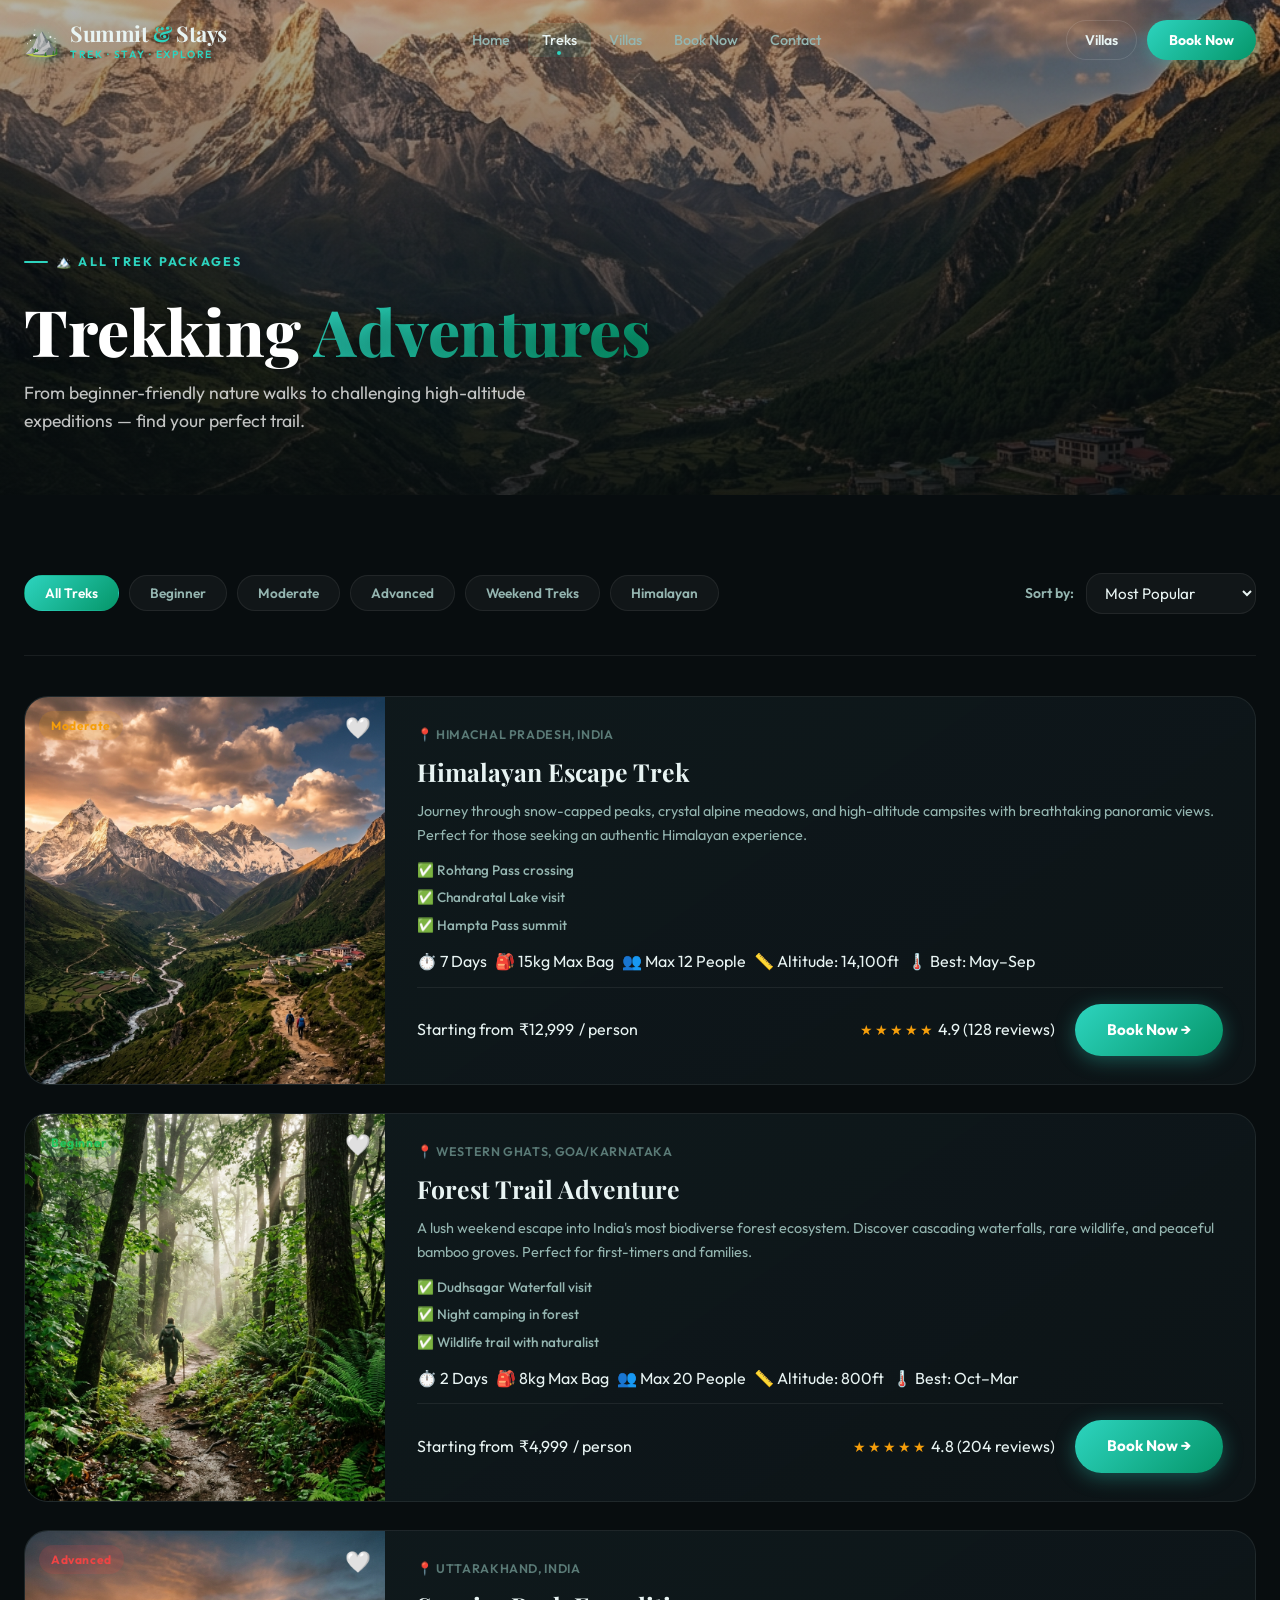
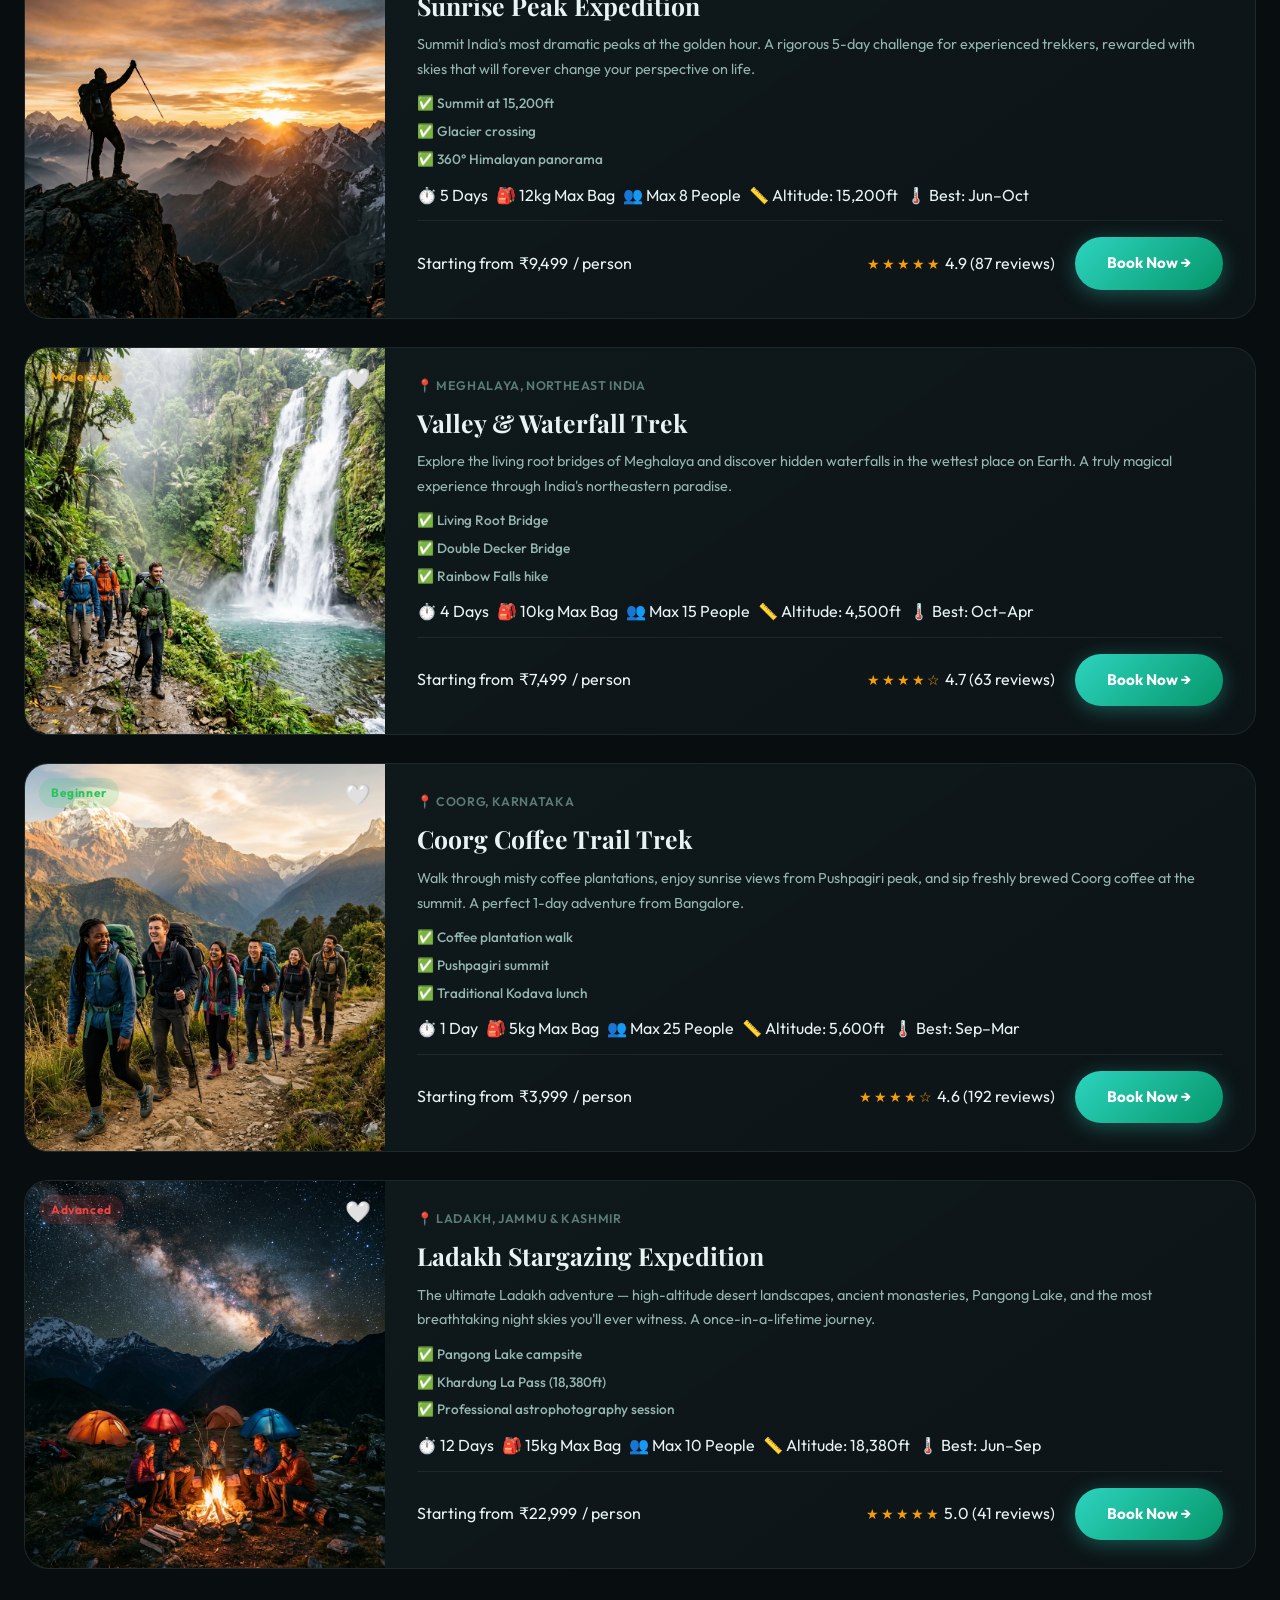
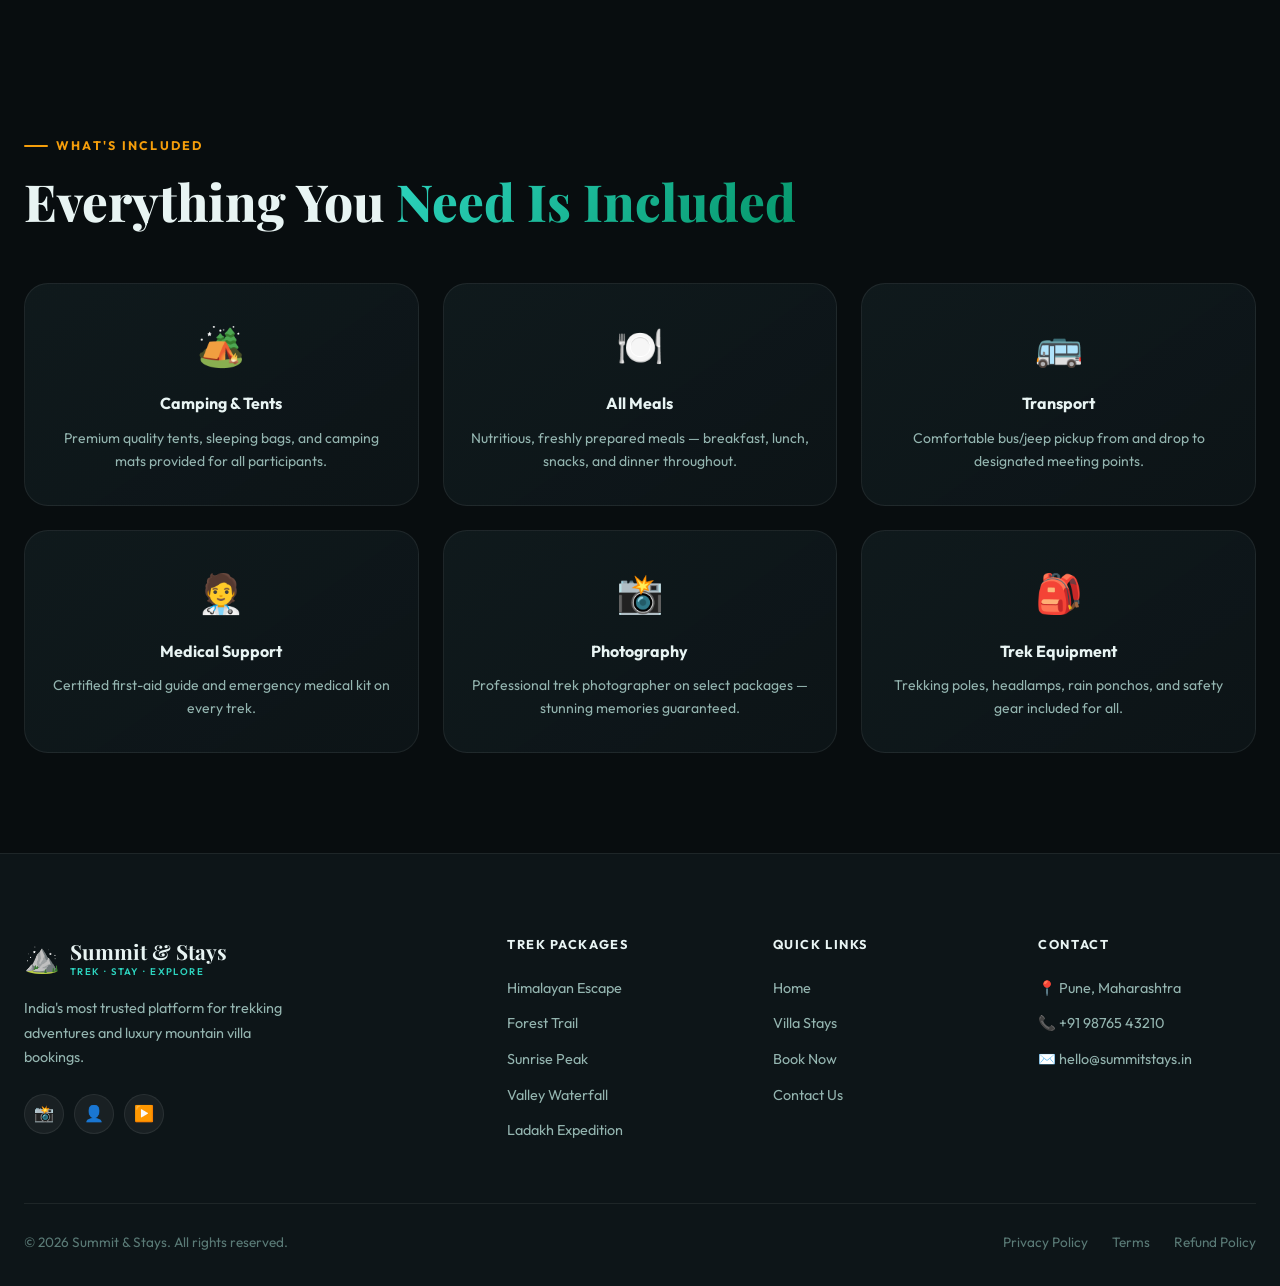
<file: treks.html>
<!DOCTYPE html>
<html lang="en">
<head>
  <meta charset="UTF-8" />
  <meta name="viewport" content="width=device-width, initial-scale=1.0" />
  <meta name="description" content="Explore Summit & Stays premium trekking packages — from beginner trails to advanced Himalayan expeditions. Book your trek online instantly." />
  <title>Trekking Adventures — Summit & Stays</title>
  <link href="https://fonts.googleapis.com/css2?family=Outfit:wght@300;400;500;600;700;800;900&family=Playfair+Display:ital,wght@0,700;0,800;1,700&family=Space+Grotesk:wght@400;500;600;700&display=swap" rel="stylesheet" />
  <link rel="stylesheet" href="styles.css" />
  <link rel="stylesheet" href="treks.css" />
</head>
<body>

  <!-- NAVBAR -->
  <nav class="navbar scrolled" id="navbar">
    <div class="nav-inner">
      <a href="index.html" class="nav-logo">
        <span class="logo-icon">⛰️</span>
        <div>
          <span class="logo-text">Summit <span style="color:var(--clr-primary)">&</span> Stays</span>
          <span class="logo-sub">Trek · Stay · Explore</span>
        </div>
      </a>
      <ul class="nav-links" id="nav-links">
        <li><a href="index.html" class="nav-link">Home</a></li>
        <li><a href="treks.html" class="nav-link active">Treks</a></li>
        <li><a href="villas.html" class="nav-link">Villas</a></li>
        <li><a href="booking.html" class="nav-link">Book Now</a></li>
        <li><a href="index.html#contact" class="nav-link">Contact</a></li>
      </ul>
      <div class="nav-actions">
        <a href="villas.html" class="btn-nav-outline">Villas</a>
        <a href="booking.html" class="btn-nav-primary" id="nav-book-btn">Book Now</a>
        <button class="hamburger" id="hamburger" aria-label="Menu">
          <span></span><span></span><span></span>
        </button>
      </div>
    </div>
  </nav>

  <!-- PAGE HERO -->
  <div class="page-hero">
    <div class="page-hero-bg">
      <img src="images/hero_mountain.png" alt="Mountain trekking" />
      <div class="page-hero-overlay"></div>
    </div>
    <div class="page-hero-content">
      <div class="container">
        <div class="section-eyebrow" style="color:var(--clr-primary);margin-bottom:12px">🏔️ All Trek Packages</div>
        <h1 class="page-hero-title">Trekking <span style="background:var(--grad-primary);-webkit-background-clip:text;-webkit-text-fill-color:transparent;background-clip:text">Adventures</span></h1>
        <p class="page-hero-sub">From beginner-friendly nature walks to challenging high-altitude expeditions — find your perfect trail.</p>
      </div>
    </div>
  </div>

  <!-- FILTER & SORT -->
  <section class="treks-main section-sm" id="treks-main">
    <div class="container">
      <div class="treks-toolbar reveal">
        <div class="filter-bar">
          <button class="filter-btn active" onclick="filterTreks('all')" id="filter-all">All Treks</button>
          <button class="filter-btn" onclick="filterTreks('beginner')" id="filter-beginner">Beginner</button>
          <button class="filter-btn" onclick="filterTreks('moderate')" id="filter-moderate">Moderate</button>
          <button class="filter-btn" onclick="filterTreks('advanced')" id="filter-advanced">Advanced</button>
          <button class="filter-btn" onclick="filterTreks('weekend')" id="filter-weekend">Weekend Treks</button>
          <button class="filter-btn" onclick="filterTreks('himalayan')" id="filter-himalayan">Himalayan</button>
        </div>
        <div class="sort-bar">
          <label for="sort-select">Sort by:</label>
          <select id="sort-select" class="form-control" style="width:auto;padding:9px 14px" onchange="sortTreks(this.value)">
            <option value="popular">Most Popular</option>
            <option value="price-low">Price: Low to High</option>
            <option value="price-high">Price: High to Low</option>
            <option value="duration">Duration</option>
            <option value="rating">Rating</option>
          </select>
        </div>
      </div>

      <!-- Treks Grid -->
      <div class="treks-grid-full" id="treks-grid">

        <!-- Trek 1 -->
        <div class="trek-full-card card reveal" id="tcard-1" data-difficulty="moderate" data-price="12999" data-days="7" data-rating="4.9" data-category="himalayan moderate">
          <div class="tfc-img">
            <img src="images/hero_mountain.png" alt="Himalayan Escape Trek" loading="lazy" />
            <div class="tfc-badges">
              <span class="badge badge-moderate">Moderate</span>
              <span class="tfc-like" onclick="toggleLike(this)" id="tlike-1">🤍</span>
            </div>
            <div class="tfc-overlay-btn">
              <a href="booking.html?type=trek&id=himalayan" class="btn-primary small" id="tcard-book-1">Book This Trek</a>
            </div>
          </div>
          <div class="tfc-body">
            <div class="tfc-location">📍 Himachal Pradesh, India</div>
            <h2 class="tfc-name">Himalayan Escape Trek</h2>
            <p class="tfc-desc">Journey through snow-capped peaks, crystal alpine meadows, and high-altitude campsites with breathtaking panoramic views. Perfect for those seeking an authentic Himalayan experience.</p>
            <div class="tfc-highlights">
              <div class="tfc-highlight">✅ Rohtang Pass crossing</div>
              <div class="tfc-highlight">✅ Chandratal Lake visit</div>
              <div class="tfc-highlight">✅ Hampta Pass summit</div>
            </div>
            <div class="tfc-meta">
              <span class="trek-meta-pill">⏱️ 7 Days</span>
              <span class="trek-meta-pill">🎒 15kg Max Bag</span>
              <span class="trek-meta-pill">👥 Max 12 People</span>
              <span class="trek-meta-pill">📏 Altitude: 14,100ft</span>
              <span class="trek-meta-pill">🌡️ Best: May–Sep</span>
            </div>
            <div class="tfc-footer">
              <div class="tfc-price-block">
                <span class="trek-from">Starting from</span>
                <span class="trek-price">₹12,999</span>
                <span class="trek-per">/ person</span>
              </div>
              <div class="tfc-actions">
                <div class="trek-rating">
                  <span class="stars">★★★★★</span>
                  <span class="rating-val">4.9 (128 reviews)</span>
                </div>
                <a href="booking.html?type=trek&id=himalayan" class="btn-primary" id="tcard-book1-cta">Book Now →</a>
              </div>
            </div>
          </div>
        </div>

        <!-- Trek 2 -->
        <div class="trek-full-card card reveal reveal-delay-1" id="tcard-2" data-difficulty="beginner" data-price="4999" data-days="2" data-rating="4.8" data-category="beginner weekend">
          <div class="tfc-img">
            <img src="images/forest_trail.png" alt="Forest Trail Adventure" loading="lazy" />
            <div class="tfc-badges">
              <span class="badge badge-beginner">Beginner</span>
              <span class="tfc-like" onclick="toggleLike(this)" id="tlike-2">🤍</span>
            </div>
            <div class="tfc-overlay-btn">
              <a href="booking.html?type=trek&id=forest" class="btn-primary small" id="tcard-book-2">Book This Trek</a>
            </div>
          </div>
          <div class="tfc-body">
            <div class="tfc-location">📍 Western Ghats, Goa/Karnataka</div>
            <h2 class="tfc-name">Forest Trail Adventure</h2>
            <p class="tfc-desc">A lush weekend escape into India's most biodiverse forest ecosystem. Discover cascading waterfalls, rare wildlife, and peaceful bamboo groves. Perfect for first-timers and families.</p>
            <div class="tfc-highlights">
              <div class="tfc-highlight">✅ Dudhsagar Waterfall visit</div>
              <div class="tfc-highlight">✅ Night camping in forest</div>
              <div class="tfc-highlight">✅ Wildlife trail with naturalist</div>
            </div>
            <div class="tfc-meta">
              <span class="trek-meta-pill">⏱️ 2 Days</span>
              <span class="trek-meta-pill">🎒 8kg Max Bag</span>
              <span class="trek-meta-pill">👥 Max 20 People</span>
              <span class="trek-meta-pill">📏 Altitude: 800ft</span>
              <span class="trek-meta-pill">🌡️ Best: Oct–Mar</span>
            </div>
            <div class="tfc-footer">
              <div class="tfc-price-block">
                <span class="trek-from">Starting from</span>
                <span class="trek-price">₹4,999</span>
                <span class="trek-per">/ person</span>
              </div>
              <div class="tfc-actions">
                <div class="trek-rating">
                  <span class="stars">★★★★★</span>
                  <span class="rating-val">4.8 (204 reviews)</span>
                </div>
                <a href="booking.html?type=trek&id=forest" class="btn-primary" id="tcard-book2-cta">Book Now →</a>
              </div>
            </div>
          </div>
        </div>

        <!-- Trek 3 -->
        <div class="trek-full-card card reveal" id="tcard-3" data-difficulty="advanced" data-price="9499" data-days="5" data-rating="4.9" data-category="advanced himalayan">
          <div class="tfc-img">
            <img src="images/sunrise_peak.png" alt="Sunrise Peak Expedition" loading="lazy" />
            <div class="tfc-badges">
              <span class="badge badge-advanced">Advanced</span>
              <span class="tfc-like" onclick="toggleLike(this)" id="tlike-3">🤍</span>
            </div>
            <div class="tfc-overlay-btn">
              <a href="booking.html?type=trek&id=sunrise" class="btn-primary small" id="tcard-book-3">Book This Trek</a>
            </div>
          </div>
          <div class="tfc-body">
            <div class="tfc-location">📍 Uttarakhand, India</div>
            <h2 class="tfc-name">Sunrise Peak Expedition</h2>
            <p class="tfc-desc">Summit India's most dramatic peaks at the golden hour. A rigorous 5-day challenge for experienced trekkers, rewarded with skies that will forever change your perspective on life.</p>
            <div class="tfc-highlights">
              <div class="tfc-highlight">✅ Summit at 15,200ft</div>
              <div class="tfc-highlight">✅ Glacier crossing</div>
              <div class="tfc-highlight">✅ 360° Himalayan panorama</div>
            </div>
            <div class="tfc-meta">
              <span class="trek-meta-pill">⏱️ 5 Days</span>
              <span class="trek-meta-pill">🎒 12kg Max Bag</span>
              <span class="trek-meta-pill">👥 Max 8 People</span>
              <span class="trek-meta-pill">📏 Altitude: 15,200ft</span>
              <span class="trek-meta-pill">🌡️ Best: Jun–Oct</span>
            </div>
            <div class="tfc-footer">
              <div class="tfc-price-block">
                <span class="trek-from">Starting from</span>
                <span class="trek-price">₹9,499</span>
                <span class="trek-per">/ person</span>
              </div>
              <div class="tfc-actions">
                <div class="trek-rating">
                  <span class="stars">★★★★★</span>
                  <span class="rating-val">4.9 (87 reviews)</span>
                </div>
                <a href="booking.html?type=trek&id=sunrise" class="btn-primary" id="tcard-book3-cta">Book Now →</a>
              </div>
            </div>
          </div>
        </div>

        <!-- Trek 4 -->
        <div class="trek-full-card card reveal reveal-delay-1" id="tcard-4" data-difficulty="moderate" data-price="7499" data-days="4" data-rating="4.7" data-category="moderate weekend">
          <div class="tfc-img">
            <img src="images/waterfall_trek.png" alt="Valley Waterfall Trek" loading="lazy" />
            <div class="tfc-badges">
              <span class="badge badge-moderate">Moderate</span>
              <span class="tfc-like" onclick="toggleLike(this)" id="tlike-4">🤍</span>
            </div>
            <div class="tfc-overlay-btn">
              <a href="booking.html?type=trek&id=valley" class="btn-primary small" id="tcard-book-4">Book This Trek</a>
            </div>
          </div>
          <div class="tfc-body">
            <div class="tfc-location">📍 Meghalaya, Northeast India</div>
            <h2 class="tfc-name">Valley & Waterfall Trek</h2>
            <p class="tfc-desc">Explore the living root bridges of Meghalaya and discover hidden waterfalls in the wettest place on Earth. A truly magical experience through India's northeastern paradise.</p>
            <div class="tfc-highlights">
              <div class="tfc-highlight">✅ Living Root Bridge</div>
              <div class="tfc-highlight">✅ Double Decker Bridge</div>
              <div class="tfc-highlight">✅ Rainbow Falls hike</div>
            </div>
            <div class="tfc-meta">
              <span class="trek-meta-pill">⏱️ 4 Days</span>
              <span class="trek-meta-pill">🎒 10kg Max Bag</span>
              <span class="trek-meta-pill">👥 Max 15 People</span>
              <span class="trek-meta-pill">📏 Altitude: 4,500ft</span>
              <span class="trek-meta-pill">🌡️ Best: Oct–Apr</span>
            </div>
            <div class="tfc-footer">
              <div class="tfc-price-block">
                <span class="trek-from">Starting from</span>
                <span class="trek-price">₹7,499</span>
                <span class="trek-per">/ person</span>
              </div>
              <div class="tfc-actions">
                <div class="trek-rating">
                  <span class="stars">★★★★☆</span>
                  <span class="rating-val">4.7 (63 reviews)</span>
                </div>
                <a href="booking.html?type=trek&id=valley" class="btn-primary" id="tcard-book4-cta">Book Now →</a>
              </div>
            </div>
          </div>
        </div>

        <!-- Trek 5 -->
        <div class="trek-full-card card reveal" id="tcard-5" data-difficulty="beginner" data-price="3999" data-days="1" data-rating="4.6" data-category="beginner weekend">
          <div class="tfc-img">
            <img src="images/group_trekking.png" alt="Coorg Day Trek" loading="lazy" />
            <div class="tfc-badges">
              <span class="badge badge-beginner">Beginner</span>
              <span class="tfc-like" onclick="toggleLike(this)" id="tlike-5">🤍</span>
            </div>
            <div class="tfc-overlay-btn">
              <a href="booking.html?type=trek&id=coorg" class="btn-primary small" id="tcard-book-5">Book This Trek</a>
            </div>
          </div>
          <div class="tfc-body">
            <div class="tfc-location">📍 Coorg, Karnataka</div>
            <h2 class="tfc-name">Coorg Coffee Trail Trek</h2>
            <p class="tfc-desc">Walk through misty coffee plantations, enjoy sunrise views from Pushpagiri peak, and sip freshly brewed Coorg coffee at the summit. A perfect 1-day adventure from Bangalore.</p>
            <div class="tfc-highlights">
              <div class="tfc-highlight">✅ Coffee plantation walk</div>
              <div class="tfc-highlight">✅ Pushpagiri summit</div>
              <div class="tfc-highlight">✅ Traditional Kodava lunch</div>
            </div>
            <div class="tfc-meta">
              <span class="trek-meta-pill">⏱️ 1 Day</span>
              <span class="trek-meta-pill">🎒 5kg Max Bag</span>
              <span class="trek-meta-pill">👥 Max 25 People</span>
              <span class="trek-meta-pill">📏 Altitude: 5,600ft</span>
              <span class="trek-meta-pill">🌡️ Best: Sep–Mar</span>
            </div>
            <div class="tfc-footer">
              <div class="tfc-price-block">
                <span class="trek-from">Starting from</span>
                <span class="trek-price">₹3,999</span>
                <span class="trek-per">/ person</span>
              </div>
              <div class="tfc-actions">
                <div class="trek-rating">
                  <span class="stars">★★★★☆</span>
                  <span class="rating-val">4.6 (192 reviews)</span>
                </div>
                <a href="booking.html?type=trek&id=coorg" class="btn-primary" id="tcard-book5-cta">Book Now →</a>
              </div>
            </div>
          </div>
        </div>

        <!-- Trek 6 -->
        <div class="trek-full-card card reveal reveal-delay-1" id="tcard-6" data-difficulty="advanced" data-price="22999" data-days="12" data-rating="5.0" data-category="advanced himalayan">
          <div class="tfc-img">
            <img src="images/camping_night.png" alt="Ladakh Stargazing Trek" loading="lazy" />
            <div class="tfc-badges">
              <span class="badge badge-advanced">Advanced</span>
              <span class="tfc-like" onclick="toggleLike(this)" id="tlike-6">🤍</span>
            </div>
            <div class="tfc-overlay-btn">
              <a href="booking.html?type=trek&id=ladakh" class="btn-primary small" id="tcard-book-6">Book This Trek</a>
            </div>
          </div>
          <div class="tfc-body">
            <div class="tfc-location">📍 Ladakh, Jammu & Kashmir</div>
            <h2 class="tfc-name">Ladakh Stargazing Expedition</h2>
            <p class="tfc-desc">The ultimate Ladakh adventure — high-altitude desert landscapes, ancient monasteries, Pangong Lake, and the most breathtaking night skies you'll ever witness. A once-in-a-lifetime journey.</p>
            <div class="tfc-highlights">
              <div class="tfc-highlight">✅ Pangong Lake campsite</div>
              <div class="tfc-highlight">✅ Khardung La Pass (18,380ft)</div>
              <div class="tfc-highlight">✅ Professional astrophotography session</div>
            </div>
            <div class="tfc-meta">
              <span class="trek-meta-pill">⏱️ 12 Days</span>
              <span class="trek-meta-pill">🎒 15kg Max Bag</span>
              <span class="trek-meta-pill">👥 Max 10 People</span>
              <span class="trek-meta-pill">📏 Altitude: 18,380ft</span>
              <span class="trek-meta-pill">🌡️ Best: Jun–Sep</span>
            </div>
            <div class="tfc-footer">
              <div class="tfc-price-block">
                <span class="trek-from">Starting from</span>
                <span class="trek-price">₹22,999</span>
                <span class="trek-per">/ person</span>
              </div>
              <div class="tfc-actions">
                <div class="trek-rating">
                  <span class="stars">★★★★★</span>
                  <span class="rating-val">5.0 (41 reviews)</span>
                </div>
                <a href="booking.html?type=trek&id=ladakh" class="btn-primary" id="tcard-book6-cta">Book Now →</a>
              </div>
            </div>
          </div>
        </div>

      </div>

      <!-- No Results -->
      <div class="no-results" id="no-results" style="display:none">
        <div class="no-results-icon">🏔️</div>
        <h3>No treks found</h3>
        <p>Try adjusting your filters to explore more options.</p>
        <button class="btn-secondary" onclick="filterTreks('all')" id="reset-filters-btn">Reset Filters</button>
      </div>

    </div>
  </section>

  <!-- INCLUDED BANNER -->
  <section class="included-section section" id="included">
    <div class="container">
      <div class="section-header center reveal">
        <div class="section-eyebrow accent">What's Included</div>
        <h2 class="section-title">Everything You <span class="grad-teal">Need Is Included</span></h2>
      </div>
      <div class="included-grid reveal">
        <div class="included-item" id="inc-1">
          <div class="included-icon">🏕️</div>
          <h4>Camping & Tents</h4>
          <p>Premium quality tents, sleeping bags, and camping mats provided for all participants.</p>
        </div>
        <div class="included-item" id="inc-2">
          <div class="included-icon">🍽️</div>
          <h4>All Meals</h4>
          <p>Nutritious, freshly prepared meals — breakfast, lunch, snacks, and dinner throughout.</p>
        </div>
        <div class="included-item" id="inc-3">
          <div class="included-icon">🚌</div>
          <h4>Transport</h4>
          <p>Comfortable bus/jeep pickup from and drop to designated meeting points.</p>
        </div>
        <div class="included-item" id="inc-4">
          <div class="included-icon">🧑‍⚕️</div>
          <h4>Medical Support</h4>
          <p>Certified first-aid guide and emergency medical kit on every trek.</p>
        </div>
        <div class="included-item" id="inc-5">
          <div class="included-icon">📸</div>
          <h4>Photography</h4>
          <p>Professional trek photographer on select packages — stunning memories guaranteed.</p>
        </div>
        <div class="included-item" id="inc-6">
          <div class="included-icon">🎒</div>
          <h4>Trek Equipment</h4>
          <p>Trekking poles, headlamps, rain ponchos, and safety gear included for all.</p>
        </div>
      </div>
    </div>
  </section>

  <!-- FOOTER -->
  <footer class="footer" id="footer">
    <div class="container">
      <div class="footer-grid">
        <div class="footer-brand">
          <div class="logo-wrap">
            <span class="logo-icon">⛰️</span>
            <div>
              <span class="logo-text">Summit & Stays</span>
              <span class="logo-sub">Trek · Stay · Explore</span>
            </div>
          </div>
          <p class="footer-tagline">India's most trusted platform for trekking adventures and luxury mountain villa bookings.</p>
          <div class="footer-socials">
            <a href="#" class="social-btn" id="f-ig">📸</a>
            <a href="#" class="social-btn" id="f-fb">👤</a>
            <a href="#" class="social-btn" id="f-yt">▶️</a>
          </div>
        </div>
        <div class="footer-col">
          <h4>Trek Packages</h4>
          <ul>
            <li><a href="booking.html?type=trek&id=himalayan">Himalayan Escape</a></li>
            <li><a href="booking.html?type=trek&id=forest">Forest Trail</a></li>
            <li><a href="booking.html?type=trek&id=sunrise">Sunrise Peak</a></li>
            <li><a href="booking.html?type=trek&id=valley">Valley Waterfall</a></li>
            <li><a href="booking.html?type=trek&id=ladakh">Ladakh Expedition</a></li>
          </ul>
        </div>
        <div class="footer-col">
          <h4>Quick Links</h4>
          <ul>
            <li><a href="index.html">Home</a></li>
            <li><a href="villas.html">Villa Stays</a></li>
            <li><a href="booking.html">Book Now</a></li>
            <li><a href="index.html#contact">Contact Us</a></li>
          </ul>
        </div>
        <div class="footer-col">
          <h4>Contact</h4>
          <ul>
            <li><span>📍 Pune, Maharashtra</span></li>
            <li><span>📞 +91 98765 43210</span></li>
            <li><span>✉️ hello@summitstays.in</span></li>
          </ul>
        </div>
      </div>
      <div class="footer-bottom">
        <p>© 2026 Summit & Stays. All rights reserved.</p>
        <div class="footer-bottom-links">
          <a href="#">Privacy Policy</a>
          <a href="#">Terms</a>
          <a href="#">Refund Policy</a>
        </div>
      </div>
    </div>
  </footer>

  <div class="toast" id="toast"></div>
  <script src="shared.js"></script>
  <script src="treks.js"></script>
</body>
</html>
</file>
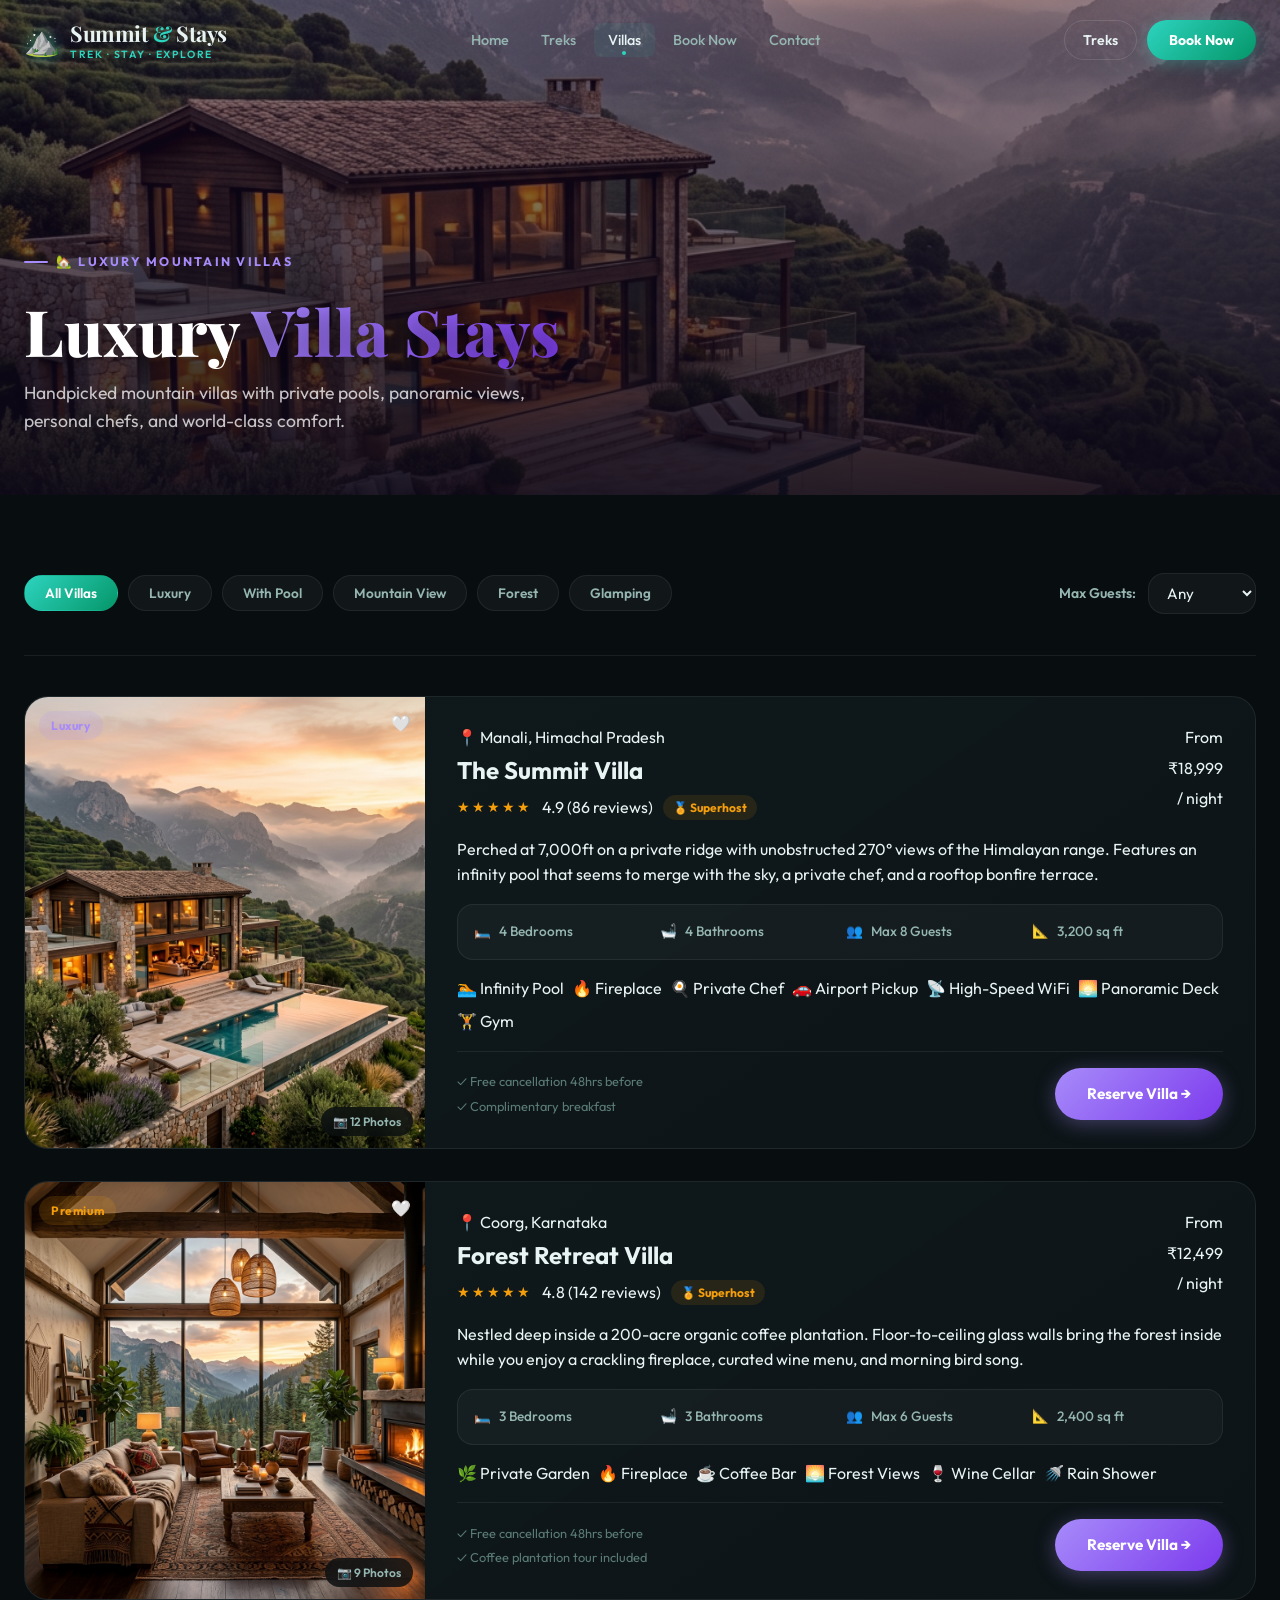
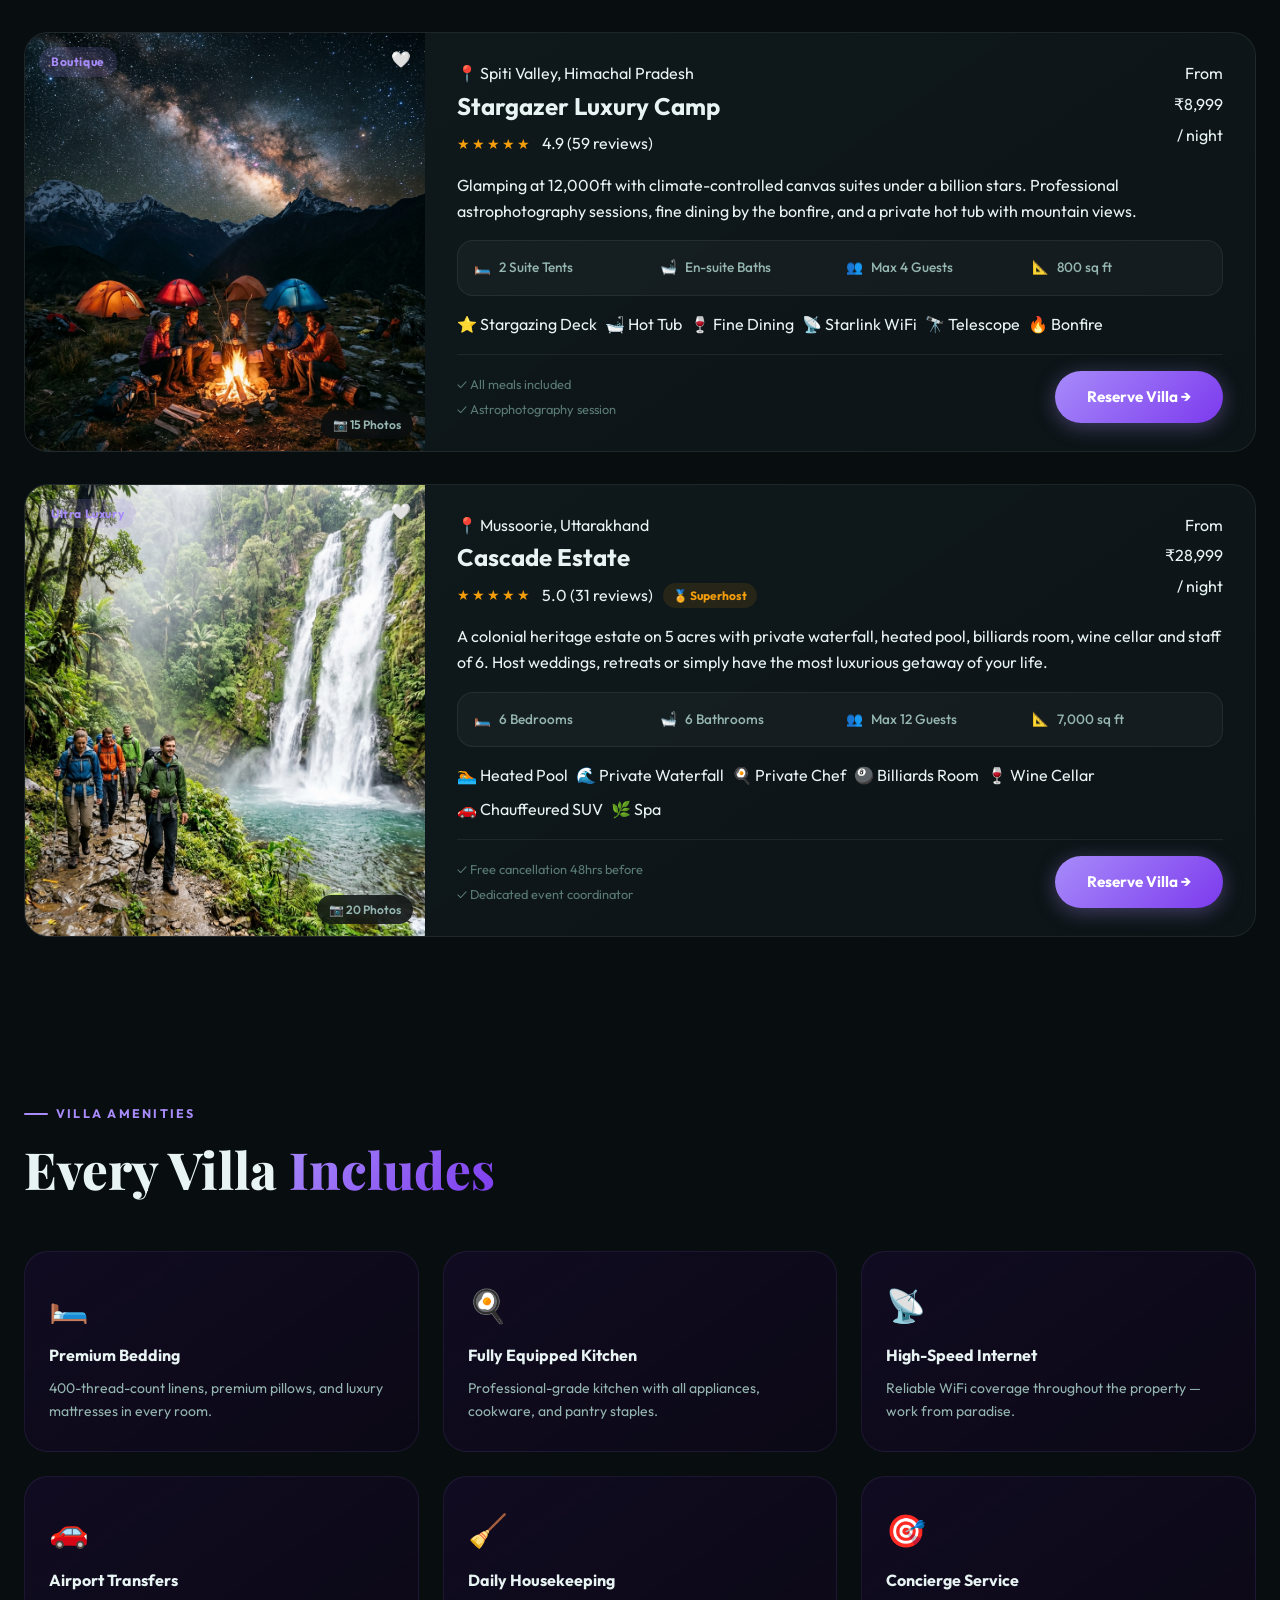
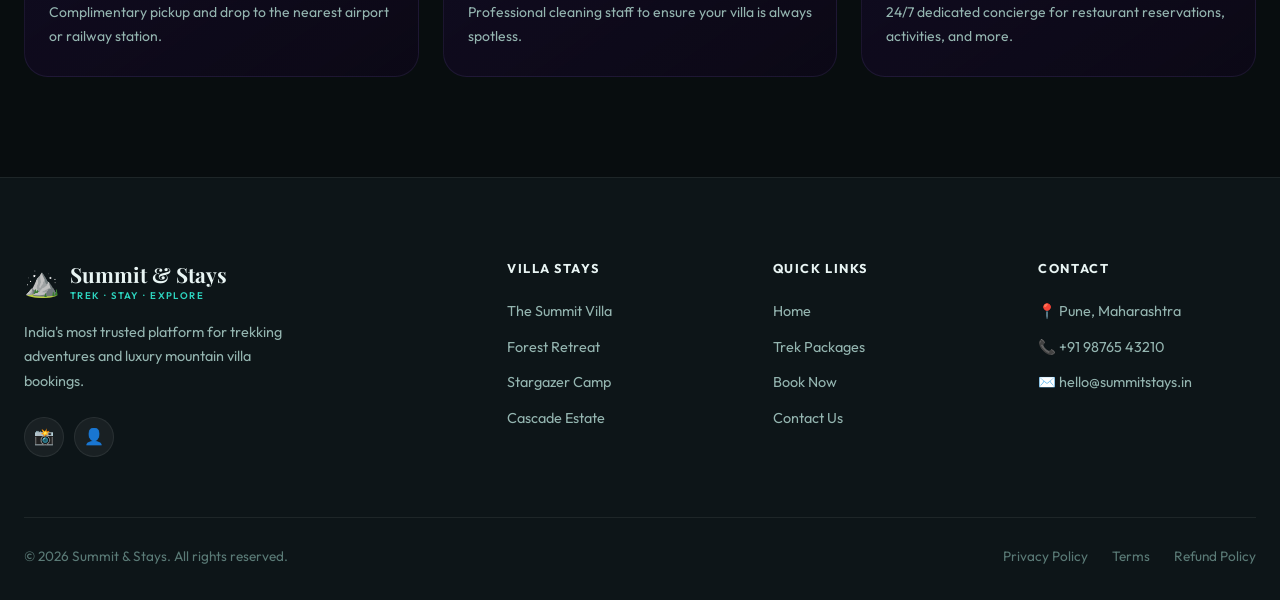
<file: villas.html>
<!DOCTYPE html>
<html lang="en">
<head>
  <meta charset="UTF-8" />
  <meta name="viewport" content="width=device-width, initial-scale=1.0" />
  <meta name="description" content="Discover luxury mountain villa stays with Summit & Stays. Private pools, panoramic views, mountain villas across India. Book online instantly." />
  <title>Luxury Villa Stays — Summit & Stays</title>
  <link href="https://fonts.googleapis.com/css2?family=Outfit:wght@300;400;500;600;700;800;900&family=Playfair+Display:ital,wght@0,700;0,800;1,700&family=Space+Grotesk:wght@400;500;600;700&display=swap" rel="stylesheet" />
  <link rel="stylesheet" href="styles.css" />
  <link rel="stylesheet" href="villas.css" />
</head>
<body>

  <!-- NAVBAR -->
  <nav class="navbar scrolled" id="navbar">
    <div class="nav-inner">
      <a href="index.html" class="nav-logo">
        <span class="logo-icon">⛰️</span>
        <div>
          <span class="logo-text">Summit <span style="color:var(--clr-primary)">&</span> Stays</span>
          <span class="logo-sub">Trek · Stay · Explore</span>
        </div>
      </a>
      <ul class="nav-links" id="nav-links">
        <li><a href="index.html" class="nav-link">Home</a></li>
        <li><a href="treks.html" class="nav-link">Treks</a></li>
        <li><a href="villas.html" class="nav-link active">Villas</a></li>
        <li><a href="booking.html" class="nav-link">Book Now</a></li>
        <li><a href="index.html#contact" class="nav-link">Contact</a></li>
      </ul>
      <div class="nav-actions">
        <a href="treks.html" class="btn-nav-outline">Treks</a>
        <a href="booking.html" class="btn-nav-primary" id="nav-book-btn">Book Now</a>
        <button class="hamburger" id="hamburger" aria-label="Menu">
          <span></span><span></span><span></span>
        </button>
      </div>
    </div>
  </nav>

  <!-- PAGE HERO -->
  <div class="page-hero villa-hero">
    <div class="page-hero-bg">
      <img src="images/villa_luxury.png" alt="Luxury mountain villa" />
      <div class="page-hero-overlay villa-hero-overlay"></div>
    </div>
    <div class="page-hero-content">
      <div class="container">
        <div class="section-eyebrow villa" style="margin-bottom:12px">🏡 Luxury Mountain Villas</div>
        <h1 class="page-hero-title">Luxury <span style="background:var(--grad-villa);-webkit-background-clip:text;-webkit-text-fill-color:transparent;background-clip:text">Villa Stays</span></h1>
        <p class="page-hero-sub">Handpicked mountain villas with private pools, panoramic views, personal chefs, and world-class comfort.</p>
      </div>
    </div>
  </div>

  <!-- FILTER -->
  <section class="villas-main section-sm" id="villas-main">
    <div class="container">
      <div class="villas-toolbar reveal">
        <div class="filter-bar">
          <button class="filter-btn active" onclick="filterVillas('all')" id="vf-all">All Villas</button>
          <button class="filter-btn" onclick="filterVillas('luxury')" id="vf-luxury">Luxury</button>
          <button class="filter-btn" onclick="filterVillas('pool')" id="vf-pool">With Pool</button>
          <button class="filter-btn" onclick="filterVillas('mountain')" id="vf-mountain">Mountain View</button>
          <button class="filter-btn" onclick="filterVillas('forest')" id="vf-forest">Forest</button>
          <button class="filter-btn" onclick="filterVillas('glamping')" id="vf-glamping">Glamping</button>
        </div>
        <div class="guest-range-filter">
          <label for="guest-range" class="sort-label">Max Guests:</label>
          <select id="guest-range" class="form-control" style="width:auto;padding:9px 14px" onchange="filterByGuests(this.value)">
            <option value="any">Any</option>
            <option value="2">Up to 2</option>
            <option value="6">Up to 6</option>
            <option value="10">Up to 10</option>
            <option value="20">Up to 20</option>
          </select>
        </div>
      </div>

      <!-- Villas Grid -->
      <div class="villas-grid" id="villas-grid">

        <!-- Villa 1 -->
        <div class="villa-full-card card reveal" id="vc-1" data-category="luxury pool mountain" data-guests="8" data-price="18999">
          <div class="vfc-gallery">
            <div class="vfc-main-img">
              <img src="images/villa_luxury.png" alt="The Summit Villa" loading="lazy" />
              <div class="vfc-badges">
                <span class="badge badge-luxury">Luxury</span>
                <span class="tfc-like" onclick="toggleLike(this)" id="vlike-1">🤍</span>
              </div>
              <div class="vfc-img-count">📷 12 Photos</div>
            </div>
          </div>
          <div class="vfc-body">
            <div class="vfc-top">
              <div>
                <div class="villa-location">📍 Manali, Himachal Pradesh</div>
                <h2 class="villa-name">The Summit Villa</h2>
                <div class="vfc-rating-row">
                  <span class="stars">★★★★★</span>
                  <span class="rating-val">4.9 (86 reviews)</span>
                  <span class="vfc-superhost">🏅 Superhost</span>
                </div>
              </div>
              <div class="vfc-price-block">
                <span class="trek-from">From</span>
                <span class="trek-price villa-price">₹18,999</span>
                <span class="trek-per">/ night</span>
              </div>
            </div>
            <p class="villa-desc">Perched at 7,000ft on a private ridge with unobstructed 270° views of the Himalayan range. Features an infinity pool that seems to merge with the sky, a private chef, and a rooftop bonfire terrace.</p>
            <div class="vfc-specs">
              <div class="vfc-spec"><span>🛏️</span><span>4 Bedrooms</span></div>
              <div class="vfc-spec"><span>🛁</span><span>4 Bathrooms</span></div>
              <div class="vfc-spec"><span>👥</span><span>Max 8 Guests</span></div>
              <div class="vfc-spec"><span>📐</span><span>3,200 sq ft</span></div>
            </div>
            <div class="vfc-amenities">
              <span class="amenity-pill">🏊 Infinity Pool</span>
              <span class="amenity-pill">🔥 Fireplace</span>
              <span class="amenity-pill">🍳 Private Chef</span>
              <span class="amenity-pill">🚗 Airport Pickup</span>
              <span class="amenity-pill">📡 High-Speed WiFi</span>
              <span class="amenity-pill">🌅 Panoramic Deck</span>
              <span class="amenity-pill">🏋️ Gym</span>
            </div>
            <div class="vfc-footer">
              <div class="vfc-perks">
                <span class="vfc-perk">✓ Free cancellation 48hrs before</span>
                <span class="vfc-perk">✓ Complimentary breakfast</span>
              </div>
              <a href="booking.html?type=villa&id=summit" class="btn-villa" id="vbook-1">Reserve Villa →</a>
            </div>
          </div>
        </div>

        <!-- Villa 2 -->
        <div class="villa-full-card card reveal reveal-delay-1" id="vc-2" data-category="forest luxury" data-guests="6" data-price="12499">
          <div class="vfc-gallery">
            <div class="vfc-main-img">
              <img src="images/villa_interior.png" alt="Forest Retreat Villa" loading="lazy" />
              <div class="vfc-badges">
                <span class="badge badge-premium">Premium</span>
                <span class="tfc-like" onclick="toggleLike(this)" id="vlike-2">🤍</span>
              </div>
              <div class="vfc-img-count">📷 9 Photos</div>
            </div>
          </div>
          <div class="vfc-body">
            <div class="vfc-top">
              <div>
                <div class="villa-location">📍 Coorg, Karnataka</div>
                <h2 class="villa-name">Forest Retreat Villa</h2>
                <div class="vfc-rating-row">
                  <span class="stars">★★★★★</span>
                  <span class="rating-val">4.8 (142 reviews)</span>
                  <span class="vfc-superhost">🏅 Superhost</span>
                </div>
              </div>
              <div class="vfc-price-block">
                <span class="trek-from">From</span>
                <span class="trek-price villa-price">₹12,499</span>
                <span class="trek-per">/ night</span>
              </div>
            </div>
            <p class="villa-desc">Nestled deep inside a 200-acre organic coffee plantation. Floor-to-ceiling glass walls bring the forest inside while you enjoy a crackling fireplace, curated wine menu, and morning bird song.</p>
            <div class="vfc-specs">
              <div class="vfc-spec"><span>🛏️</span><span>3 Bedrooms</span></div>
              <div class="vfc-spec"><span>🛁</span><span>3 Bathrooms</span></div>
              <div class="vfc-spec"><span>👥</span><span>Max 6 Guests</span></div>
              <div class="vfc-spec"><span>📐</span><span>2,400 sq ft</span></div>
            </div>
            <div class="vfc-amenities">
              <span class="amenity-pill">🌿 Private Garden</span>
              <span class="amenity-pill">🔥 Fireplace</span>
              <span class="amenity-pill">☕ Coffee Bar</span>
              <span class="amenity-pill">🌅 Forest Views</span>
              <span class="amenity-pill">🍷 Wine Cellar</span>
              <span class="amenity-pill">🚿 Rain Shower</span>
            </div>
            <div class="vfc-footer">
              <div class="vfc-perks">
                <span class="vfc-perk">✓ Free cancellation 48hrs before</span>
                <span class="vfc-perk">✓ Coffee plantation tour included</span>
              </div>
              <a href="booking.html?type=villa&id=forest" class="btn-villa" id="vbook-2">Reserve Villa →</a>
            </div>
          </div>
        </div>

        <!-- Villa 3 -->
        <div class="villa-full-card card reveal" id="vc-3" data-category="glamping mountain" data-guests="4" data-price="8999">
          <div class="vfc-gallery">
            <div class="vfc-main-img">
              <img src="images/camping_night.png" alt="Stargazer Luxury Camp" loading="lazy" />
              <div class="vfc-badges">
                <span class="badge badge-luxury">Boutique</span>
                <span class="tfc-like" onclick="toggleLike(this)" id="vlike-3">🤍</span>
              </div>
              <div class="vfc-img-count">📷 15 Photos</div>
            </div>
          </div>
          <div class="vfc-body">
            <div class="vfc-top">
              <div>
                <div class="villa-location">📍 Spiti Valley, Himachal Pradesh</div>
                <h2 class="villa-name">Stargazer Luxury Camp</h2>
                <div class="vfc-rating-row">
                  <span class="stars">★★★★★</span>
                  <span class="rating-val">4.9 (59 reviews)</span>
                </div>
              </div>
              <div class="vfc-price-block">
                <span class="trek-from">From</span>
                <span class="trek-price villa-price">₹8,999</span>
                <span class="trek-per">/ night</span>
              </div>
            </div>
            <p class="villa-desc">Glamping at 12,000ft with climate-controlled canvas suites under a billion stars. Professional astrophotography sessions, fine dining by the bonfire, and a private hot tub with mountain views.</p>
            <div class="vfc-specs">
              <div class="vfc-spec"><span>🛏️</span><span>2 Suite Tents</span></div>
              <div class="vfc-spec"><span>🛁</span><span>En-suite Baths</span></div>
              <div class="vfc-spec"><span>👥</span><span>Max 4 Guests</span></div>
              <div class="vfc-spec"><span>📐</span><span>800 sq ft</span></div>
            </div>
            <div class="vfc-amenities">
              <span class="amenity-pill">⭐ Stargazing Deck</span>
              <span class="amenity-pill">🛁 Hot Tub</span>
              <span class="amenity-pill">🍷 Fine Dining</span>
              <span class="amenity-pill">📡 Starlink WiFi</span>
              <span class="amenity-pill">🔭 Telescope</span>
              <span class="amenity-pill">🔥 Bonfire</span>
            </div>
            <div class="vfc-footer">
              <div class="vfc-perks">
                <span class="vfc-perk">✓ All meals included</span>
                <span class="vfc-perk">✓ Astrophotography session</span>
              </div>
              <a href="booking.html?type=villa&id=stargazer" class="btn-villa" id="vbook-3">Reserve Villa →</a>
            </div>
          </div>
        </div>

        <!-- Villa 4 -->
        <div class="villa-full-card card reveal reveal-delay-1" id="vc-4" data-category="luxury pool mountain" data-guests="12" data-price="28999">
          <div class="vfc-gallery">
            <div class="vfc-main-img">
              <img src="images/waterfall_trek.png" alt="Cascade Estate Villa" loading="lazy" />
              <div class="vfc-badges">
                <span class="badge badge-luxury">Ultra Luxury</span>
                <span class="tfc-like" onclick="toggleLike(this)" id="vlike-4">🤍</span>
              </div>
              <div class="vfc-img-count">📷 20 Photos</div>
            </div>
          </div>
          <div class="vfc-body">
            <div class="vfc-top">
              <div>
                <div class="villa-location">📍 Mussoorie, Uttarakhand</div>
                <h2 class="villa-name">Cascade Estate</h2>
                <div class="vfc-rating-row">
                  <span class="stars">★★★★★</span>
                  <span class="rating-val">5.0 (31 reviews)</span>
                  <span class="vfc-superhost">🏅 Superhost</span>
                </div>
              </div>
              <div class="vfc-price-block">
                <span class="trek-from">From</span>
                <span class="trek-price villa-price">₹28,999</span>
                <span class="trek-per">/ night</span>
              </div>
            </div>
            <p class="villa-desc">A colonial heritage estate on 5 acres with private waterfall, heated pool, billiards room, wine cellar and staff of 6. Host weddings, retreats or simply have the most luxurious getaway of your life.</p>
            <div class="vfc-specs">
              <div class="vfc-spec"><span>🛏️</span><span>6 Bedrooms</span></div>
              <div class="vfc-spec"><span>🛁</span><span>6 Bathrooms</span></div>
              <div class="vfc-spec"><span>👥</span><span>Max 12 Guests</span></div>
              <div class="vfc-spec"><span>📐</span><span>7,000 sq ft</span></div>
            </div>
            <div class="vfc-amenities">
              <span class="amenity-pill">🏊 Heated Pool</span>
              <span class="amenity-pill">🌊 Private Waterfall</span>
              <span class="amenity-pill">🍳 Private Chef</span>
              <span class="amenity-pill">🎱 Billiards Room</span>
              <span class="amenity-pill">🍷 Wine Cellar</span>
              <span class="amenity-pill">🚗 Chauffeured SUV</span>
              <span class="amenity-pill">🌿 Spa</span>
            </div>
            <div class="vfc-footer">
              <div class="vfc-perks">
                <span class="vfc-perk">✓ Free cancellation 48hrs before</span>
                <span class="vfc-perk">✓ Dedicated event coordinator</span>
              </div>
              <a href="booking.html?type=villa&id=cascade" class="btn-villa" id="vbook-4">Reserve Villa →</a>
            </div>
          </div>
        </div>

      </div>

      <div class="no-results" id="no-results-v" style="display:none">
        <div class="no-results-icon">🏡</div>
        <h3>No villas found</h3>
        <p>Try adjusting your filters.</p>
        <button class="btn-secondary" onclick="filterVillas('all')" id="reset-villa-filters-btn">Reset Filters</button>
      </div>
    </div>
  </section>

  <!-- VILLA AMENITIES SECTION -->
  <section class="villa-amenities-section section" id="villa-amenities-section">
    <div class="container">
      <div class="section-header center reveal">
        <div class="section-eyebrow villa">Villa Amenities</div>
        <h2 class="section-title">Every Villa <span class="grad-villa">Includes</span></h2>
      </div>
      <div class="va-grid reveal">
        <div class="va-item" id="va-1">
          <span>🛏️</span>
          <h4>Premium Bedding</h4>
          <p>400-thread-count linens, premium pillows, and luxury mattresses in every room.</p>
        </div>
        <div class="va-item" id="va-2">
          <span>🍳</span>
          <h4>Fully Equipped Kitchen</h4>
          <p>Professional-grade kitchen with all appliances, cookware, and pantry staples.</p>
        </div>
        <div class="va-item" id="va-3">
          <span>📡</span>
          <h4>High-Speed Internet</h4>
          <p>Reliable WiFi coverage throughout the property — work from paradise.</p>
        </div>
        <div class="va-item" id="va-4">
          <span>🚗</span>
          <h4>Airport Transfers</h4>
          <p>Complimentary pickup and drop to the nearest airport or railway station.</p>
        </div>
        <div class="va-item" id="va-5">
          <span>🧹</span>
          <h4>Daily Housekeeping</h4>
          <p>Professional cleaning staff to ensure your villa is always spotless.</p>
        </div>
        <div class="va-item" id="va-6">
          <span>🎯</span>
          <h4>Concierge Service</h4>
          <p>24/7 dedicated concierge for restaurant reservations, activities, and more.</p>
        </div>
      </div>
    </div>
  </section>

  <!-- FOOTER -->
  <footer class="footer" id="footer">
    <div class="container">
      <div class="footer-grid">
        <div class="footer-brand">
          <div class="logo-wrap">
            <span class="logo-icon">⛰️</span>
            <div>
              <span class="logo-text">Summit & Stays</span>
              <span class="logo-sub">Trek · Stay · Explore</span>
            </div>
          </div>
          <p class="footer-tagline">India's most trusted platform for trekking adventures and luxury mountain villa bookings.</p>
          <div class="footer-socials">
            <a href="#" class="social-btn" id="f-ig">📸</a>
            <a href="#" class="social-btn" id="f-fb">👤</a>
          </div>
        </div>
        <div class="footer-col">
          <h4>Villa Stays</h4>
          <ul>
            <li><a href="booking.html?type=villa&id=summit">The Summit Villa</a></li>
            <li><a href="booking.html?type=villa&id=forest">Forest Retreat</a></li>
            <li><a href="booking.html?type=villa&id=stargazer">Stargazer Camp</a></li>
            <li><a href="booking.html?type=villa&id=cascade">Cascade Estate</a></li>
          </ul>
        </div>
        <div class="footer-col">
          <h4>Quick Links</h4>
          <ul>
            <li><a href="index.html">Home</a></li>
            <li><a href="treks.html">Trek Packages</a></li>
            <li><a href="booking.html">Book Now</a></li>
            <li><a href="index.html#contact">Contact Us</a></li>
          </ul>
        </div>
        <div class="footer-col">
          <h4>Contact</h4>
          <ul>
            <li><span>📍 Pune, Maharashtra</span></li>
            <li><span>📞 +91 98765 43210</span></li>
            <li><span>✉️ hello@summitstays.in</span></li>
          </ul>
        </div>
      </div>
      <div class="footer-bottom">
        <p>© 2026 Summit & Stays. All rights reserved.</p>
        <div class="footer-bottom-links">
          <a href="#">Privacy Policy</a>
          <a href="#">Terms</a>
          <a href="#">Refund Policy</a>
        </div>
      </div>
    </div>
  </footer>

  <div class="toast" id="toast"></div>
  <script src="shared.js"></script>
  <script src="villas.js"></script>
</body>
</html>
</file>
<file: styles.css>
/* ============================================================
   SUMMIT & STAYS — PREMIUM SHARED DESIGN SYSTEM
   ============================================================ */

@import url('https://fonts.googleapis.com/css2?family=Outfit:wght@300;400;500;600;700;800;900&family=Playfair+Display:ital,wght@0,700;0,800;1,700&family=Space+Grotesk:wght@400;500;600;700&display=swap');

/* ── CSS VARIABLES ── */
:root {
  --clr-bg:          #080d0f;
  --clr-bg2:         #0d1518;
  --clr-surface:     #111b1e;
  --clr-surface2:    #172026;
  --clr-border:      rgba(255,255,255,0.07);
  --clr-border2:     rgba(255,255,255,0.12);

  --clr-primary:     #2dd4bf;   /* teal */
  --clr-primary2:    #14b8a6;
  --clr-accent:      #f59e0b;   /* amber */
  --clr-accent2:     #d97706;
  --clr-villa:       #a78bfa;   /* violet */
  --clr-villa2:      #7c3aed;
  --clr-danger:      #ef4444;
  --clr-success:     #22c55e;

  --clr-text:        #e8f4f3;
  --clr-text2:       #94b5b0;
  --clr-text3:       #5a7a76;

  --grad-primary:    linear-gradient(135deg, #2dd4bf, #059669);
  --grad-accent:     linear-gradient(135deg, #f59e0b, #ef4444);
  --grad-villa:      linear-gradient(135deg, #a78bfa, #7c3aed);
  --grad-hero:       linear-gradient(180deg, rgba(8,13,15,0) 0%, rgba(8,13,15,0.6) 60%, #080d0f 100%);
  --grad-card:       linear-gradient(145deg, rgba(17,27,30,0.9), rgba(13,21,24,0.95));

  --shadow-sm:       0 2px 8px rgba(0,0,0,0.4);
  --shadow-md:       0 8px 32px rgba(0,0,0,0.5);
  --shadow-lg:       0 20px 60px rgba(0,0,0,0.6);
  --shadow-glow:     0 0 30px rgba(45,212,191,0.25);
  --shadow-villa:    0 0 30px rgba(167,139,250,0.25);

  --radius-sm:       8px;
  --radius-md:       16px;
  --radius-lg:       24px;
  --radius-xl:       40px;

  --transition:      0.3s cubic-bezier(0.4, 0, 0.2, 1);
  --transition-slow: 0.6s cubic-bezier(0.4, 0, 0.2, 1);

  --font-body:       'Space Grotesk', sans-serif;
  --font-display:    'Playfair Display', serif;
  --font-ui:         'Outfit', sans-serif;

  --nav-h:           80px;
  --container:       1280px;
}

/* ── RESET ── */
*, *::before, *::after { box-sizing: border-box; margin: 0; padding: 0; }
html { scroll-behavior: smooth; }
body {
  font-family: var(--font-ui);
  background: var(--clr-bg);
  color: var(--clr-text);
  line-height: 1.6;
  min-height: 100vh;
  -webkit-font-smoothing: antialiased;
}
img { display: block; max-width: 100%; }
a { text-decoration: none; color: inherit; }
ul { list-style: none; }
button, input, select, textarea { font-family: inherit; }

/* ── SCROLLBAR ── */
::-webkit-scrollbar { width: 6px; }
::-webkit-scrollbar-track { background: var(--clr-bg); }
::-webkit-scrollbar-thumb { background: var(--clr-primary2); border-radius: 3px; }

/* ── SELECTION ── */
::selection { background: rgba(45,212,191,0.25); color: var(--clr-primary); }

/* ── CONTAINER ── */
.container {
  max-width: var(--container);
  margin: 0 auto;
  padding: 0 24px;
}

/* ── SECTION SPACING ── */
.section { padding: 100px 0; }
.section-sm { padding: 60px 0; }

/* ────────────────────────────────────────────
   NAVBAR
──────────────────────────────────────────── */
.navbar {
  position: fixed;
  top: 0; left: 0; right: 0;
  height: var(--nav-h);
  z-index: 1000;
  transition: var(--transition);
}
.navbar.scrolled {
  background: rgba(8,13,15,0.95);
  backdrop-filter: blur(20px);
  border-bottom: 1px solid var(--clr-border);
  box-shadow: var(--shadow-md);
}
.nav-inner {
  max-width: var(--container);
  margin: 0 auto;
  padding: 0 24px;
  height: 100%;
  display: flex;
  align-items: center;
  justify-content: space-between;
  gap: 32px;
}
.nav-logo {
  display: flex;
  align-items: center;
  gap: 10px;
  flex-shrink: 0;
}
.nav-logo .logo-icon {
  font-size: 1.8rem;
  filter: drop-shadow(0 0 8px rgba(45,212,191,0.5));
}
.nav-logo .logo-text {
  font-family: var(--font-display);
  font-size: 1.35rem;
  font-weight: 700;
  color: var(--clr-text);
  letter-spacing: -0.02em;
}
.nav-logo .logo-sub {
  font-family: var(--font-ui);
  font-size: 0.65rem;
  font-weight: 600;
  letter-spacing: 0.15em;
  text-transform: uppercase;
  color: var(--clr-primary);
  display: block;
  margin-top: -4px;
}
.nav-links {
  display: flex;
  align-items: center;
  gap: 4px;
}
.nav-link {
  padding: 8px 14px;
  font-size: 0.9rem;
  font-weight: 500;
  color: var(--clr-text2);
  border-radius: var(--radius-sm);
  transition: var(--transition);
  position: relative;
}
.nav-link:hover, .nav-link.active {
  color: var(--clr-text);
  background: rgba(45,212,191,0.08);
}
.nav-link.active::after {
  content: '';
  position: absolute;
  bottom: 2px; left: 50%;
  transform: translateX(-50%);
  width: 4px; height: 4px;
  border-radius: 50%;
  background: var(--clr-primary);
}
.nav-actions {
  display: flex;
  align-items: center;
  gap: 10px;
  flex-shrink: 0;
}
.btn-nav-outline {
  padding: 8px 18px;
  border: 1.5px solid var(--clr-border2);
  border-radius: var(--radius-xl);
  font-size: 0.875rem;
  font-weight: 600;
  color: var(--clr-text);
  transition: var(--transition);
}
.btn-nav-outline:hover {
  border-color: var(--clr-primary);
  color: var(--clr-primary);
  background: rgba(45,212,191,0.08);
}
.btn-nav-primary {
  padding: 9px 22px;
  background: var(--grad-primary);
  border-radius: var(--radius-xl);
  font-size: 0.875rem;
  font-weight: 700;
  color: #fff;
  box-shadow: 0 4px 16px rgba(45,212,191,0.3);
  transition: var(--transition);
  border: none;
  cursor: pointer;
}
.btn-nav-primary:hover {
  transform: translateY(-1px);
  box-shadow: 0 6px 24px rgba(45,212,191,0.4);
}
.hamburger {
  display: none;
  flex-direction: column;
  gap: 5px;
  background: none;
  border: none;
  cursor: pointer;
  padding: 8px;
  border-radius: var(--radius-sm);
}
.hamburger span {
  display: block;
  width: 24px; height: 2px;
  background: var(--clr-text);
  border-radius: 2px;
  transition: var(--transition);
}
.hamburger.open span:nth-child(1) { transform: rotate(45deg) translate(5px,5px); }
.hamburger.open span:nth-child(2) { opacity: 0; }
.hamburger.open span:nth-child(3) { transform: rotate(-45deg) translate(5px,-5px); }

/* ────────────────────────────────────────────
   BUTTONS
──────────────────────────────────────────── */
.btn-primary {
  display: inline-flex;
  align-items: center;
  gap: 10px;
  padding: 14px 32px;
  background: var(--grad-primary);
  border-radius: var(--radius-xl);
  font-size: 0.95rem;
  font-weight: 700;
  color: #fff;
  border: none;
  cursor: pointer;
  box-shadow: 0 4px 20px rgba(45,212,191,0.35);
  transition: var(--transition);
  text-align: center;
  justify-content: center;
}
.btn-primary:hover {
  transform: translateY(-2px);
  box-shadow: 0 8px 32px rgba(45,212,191,0.45);
}
.btn-primary:active { transform: translateY(0); }

.btn-secondary {
  display: inline-flex;
  align-items: center;
  gap: 10px;
  padding: 13px 32px;
  background: transparent;
  border: 1.5px solid var(--clr-border2);
  border-radius: var(--radius-xl);
  font-size: 0.95rem;
  font-weight: 600;
  color: var(--clr-text);
  cursor: pointer;
  transition: var(--transition);
  text-align: center;
  justify-content: center;
}
.btn-secondary:hover {
  border-color: var(--clr-primary);
  color: var(--clr-primary);
  background: rgba(45,212,191,0.06);
}

.btn-villa {
  display: inline-flex;
  align-items: center;
  gap: 10px;
  padding: 14px 32px;
  background: var(--grad-villa);
  border-radius: var(--radius-xl);
  font-size: 0.95rem;
  font-weight: 700;
  color: #fff;
  border: none;
  cursor: pointer;
  box-shadow: 0 4px 20px rgba(167,139,250,0.35);
  transition: var(--transition);
}
.btn-villa:hover {
  transform: translateY(-2px);
  box-shadow: 0 8px 32px rgba(167,139,250,0.45);
}

.btn-accent {
  display: inline-flex;
  align-items: center;
  gap: 10px;
  padding: 14px 32px;
  background: var(--grad-accent);
  border-radius: var(--radius-xl);
  font-size: 0.95rem;
  font-weight: 700;
  color: #fff;
  border: none;
  cursor: pointer;
  box-shadow: 0 4px 20px rgba(245,158,11,0.3);
  transition: var(--transition);
}
.btn-accent:hover {
  transform: translateY(-2px);
  box-shadow: 0 8px 32px rgba(245,158,11,0.4);
}

/* ────────────────────────────────────────────
   SECTION HEADERS
──────────────────────────────────────────── */
.section-eyebrow {
  display: inline-flex;
  align-items: center;
  gap: 8px;
  font-size: 0.78rem;
  font-weight: 700;
  letter-spacing: 0.18em;
  text-transform: uppercase;
  color: var(--clr-primary);
  margin-bottom: 16px;
}
.section-eyebrow::before {
  content: '';
  display: block;
  width: 24px; height: 2px;
  background: var(--clr-primary);
  border-radius: 2px;
}
.section-eyebrow.villa { color: var(--clr-villa); }
.section-eyebrow.villa::before { background: var(--clr-villa); }
.section-eyebrow.accent { color: var(--clr-accent); }
.section-eyebrow.accent::before { background: var(--clr-accent); }

.section-title {
  font-family: var(--font-display);
  font-size: clamp(2rem, 4vw, 3.2rem);
  font-weight: 800;
  color: var(--clr-text);
  line-height: 1.15;
  margin-bottom: 20px;
}
.section-title .grad-teal {
  background: var(--grad-primary);
  -webkit-background-clip: text;
  -webkit-text-fill-color: transparent;
  background-clip: text;
}
.section-title .grad-villa {
  background: var(--grad-villa);
  -webkit-background-clip: text;
  -webkit-text-fill-color: transparent;
  background-clip: text;
}
.section-title .grad-accent {
  background: var(--grad-accent);
  -webkit-background-clip: text;
  -webkit-text-fill-color: transparent;
  background-clip: text;
}
.section-sub {
  font-size: 1.05rem;
  color: var(--clr-text2);
  max-width: 560px;
  line-height: 1.7;
}

/* ────────────────────────────────────────────
   CARDS
──────────────────────────────────────────── */
.card {
  background: var(--grad-card);
  border: 1px solid var(--clr-border);
  border-radius: var(--radius-lg);
  overflow: hidden;
  transition: var(--transition);
}
.card:hover {
  border-color: var(--clr-border2);
  transform: translateY(-6px);
  box-shadow: var(--shadow-lg);
}

/* ────────────────────────────────────────────
   BADGE
──────────────────────────────────────────── */
.badge {
  display: inline-flex;
  align-items: center;
  gap: 6px;
  padding: 5px 12px;
  border-radius: var(--radius-xl);
  font-size: 0.75rem;
  font-weight: 700;
  letter-spacing: 0.05em;
}
.badge-beginner { background: rgba(34,197,94,0.15); color: #22c55e; }
.badge-moderate { background: rgba(245,158,11,0.15); color: #f59e0b; }
.badge-advanced { background: rgba(239,68,68,0.15); color: #ef4444; }
.badge-luxury   { background: rgba(167,139,250,0.15); color: #a78bfa; }
.badge-premium  { background: rgba(245,158,11,0.15); color: #f59e0b; }

/* ────────────────────────────────────────────
   RATING STARS
──────────────────────────────────────────── */
.stars { color: #f59e0b; font-size: 0.9rem; letter-spacing: 2px; }

/* ────────────────────────────────────────────
   FORM ELEMENTS
──────────────────────────────────────────── */
.form-group {
  display: flex;
  flex-direction: column;
  gap: 8px;
}
.form-label {
  font-size: 0.85rem;
  font-weight: 600;
  color: var(--clr-text2);
  text-transform: uppercase;
  letter-spacing: 0.05em;
}
.form-control {
  padding: 13px 16px;
  background: rgba(255,255,255,0.04);
  border: 1.5px solid var(--clr-border);
  border-radius: var(--radius-md);
  color: var(--clr-text);
  font-size: 0.95rem;
  font-family: var(--font-ui);
  transition: var(--transition);
  outline: none;
  width: 100%;
}
.form-control:focus {
  border-color: var(--clr-primary);
  background: rgba(45,212,191,0.04);
  box-shadow: 0 0 0 3px rgba(45,212,191,0.12);
}
.form-control::placeholder { color: var(--clr-text3); }
.form-control option { background: var(--clr-surface); color: var(--clr-text); }

/* ────────────────────────────────────────────
   FOOTER
──────────────────────────────────────────── */
.footer {
  background: var(--clr-bg2);
  border-top: 1px solid var(--clr-border);
  padding: 80px 0 32px;
}
.footer-grid {
  display: grid;
  grid-template-columns: 2fr 1fr 1fr 1fr;
  gap: 48px;
  margin-bottom: 60px;
}
.footer-brand .logo-wrap {
  display: flex;
  align-items: center;
  gap: 10px;
  margin-bottom: 16px;
}
.footer-brand .logo-icon { font-size: 1.8rem; }
.footer-brand .logo-text {
  font-family: var(--font-display);
  font-size: 1.3rem;
  font-weight: 700;
}
.footer-brand .logo-sub {
  font-size: 0.6rem;
  font-weight: 600;
  letter-spacing: 0.15em;
  text-transform: uppercase;
  color: var(--clr-primary);
  display: block;
  margin-top: -4px;
}
.footer-tagline {
  color: var(--clr-text2);
  font-size: 0.9rem;
  line-height: 1.7;
  margin-bottom: 24px;
  max-width: 280px;
}
.footer-socials {
  display: flex;
  gap: 10px;
}
.social-btn {
  width: 40px; height: 40px;
  border-radius: 50%;
  background: rgba(255,255,255,0.05);
  border: 1px solid var(--clr-border);
  display: flex; align-items: center; justify-content: center;
  color: var(--clr-text2);
  font-size: 1rem;
  transition: var(--transition);
}
.social-btn:hover {
  background: rgba(45,212,191,0.12);
  border-color: var(--clr-primary);
  color: var(--clr-primary);
  transform: translateY(-2px);
}
.footer-col h4 {
  font-size: 0.8rem;
  font-weight: 700;
  letter-spacing: 0.12em;
  text-transform: uppercase;
  color: var(--clr-text);
  margin-bottom: 20px;
}
.footer-col ul { display: flex; flex-direction: column; gap: 10px; }
.footer-col ul li a {
  font-size: 0.9rem;
  color: var(--clr-text2);
  transition: var(--transition);
}
.footer-col ul li a:hover { color: var(--clr-primary); }
.footer-col ul li span {
  font-size: 0.9rem;
  color: var(--clr-text2);
}
.footer-bottom {
  border-top: 1px solid var(--clr-border);
  padding-top: 28px;
  display: flex;
  justify-content: space-between;
  align-items: center;
  flex-wrap: wrap;
  gap: 12px;
  color: var(--clr-text3);
  font-size: 0.85rem;
}
.footer-bottom-links {
  display: flex;
  gap: 24px;
}
.footer-bottom-links a { color: var(--clr-text3); transition: var(--transition); }
.footer-bottom-links a:hover { color: var(--clr-primary); }

/* ────────────────────────────────────────────
   PAGE HERO (reusable)
──────────────────────────────────────────── */
.page-hero {
  position: relative;
  height: 55vh;
  min-height: 400px;
  display: flex;
  align-items: flex-end;
  overflow: hidden;
}
.page-hero-bg {
  position: absolute;
  inset: 0;
}
.page-hero-bg img {
  width: 100%; height: 100%;
  object-fit: cover;
  object-position: center;
}
.page-hero-overlay {
  position: absolute;
  inset: 0;
  background: linear-gradient(to bottom, rgba(8,13,15,0.3) 0%, rgba(8,13,15,0.85) 100%);
}
.page-hero-content {
  position: relative;
  z-index: 2;
  width: 100%;
  padding-bottom: 60px;
}
.page-hero-content .container {
  display: flex;
  flex-direction: column;
  gap: 12px;
}
.page-hero-title {
  font-family: var(--font-display);
  font-size: clamp(2.4rem, 5vw, 4rem);
  font-weight: 800;
  color: #fff;
  line-height: 1.1;
  text-shadow: 0 4px 20px rgba(0,0,0,0.4);
}
.page-hero-sub {
  font-size: 1.1rem;
  color: rgba(255,255,255,0.75);
  max-width: 540px;
}

/* ────────────────────────────────────────────
   FILTER BAR
──────────────────────────────────────────── */
.filter-bar {
  display: flex;
  align-items: center;
  gap: 10px;
  flex-wrap: wrap;
  padding: 20px 0;
}
.filter-btn {
  padding: 8px 20px;
  border-radius: var(--radius-xl);
  font-size: 0.85rem;
  font-weight: 600;
  color: var(--clr-text2);
  background: rgba(255,255,255,0.04);
  border: 1px solid var(--clr-border);
  cursor: pointer;
  transition: var(--transition);
}
.filter-btn:hover { border-color: var(--clr-primary); color: var(--clr-primary); }
.filter-btn.active {
  background: var(--grad-primary);
  border-color: transparent;
  color: #fff;
}
.filter-btn.villa-active {
  background: var(--grad-villa);
  border-color: transparent;
  color: #fff;
}

/* ────────────────────────────────────────────
   GRID LAYOUTS
──────────────────────────────────────────── */
.grid-3 {
  display: grid;
  grid-template-columns: repeat(3, 1fr);
  gap: 28px;
}
.grid-2 {
  display: grid;
  grid-template-columns: repeat(2, 1fr);
  gap: 28px;
}
.grid-4 {
  display: grid;
  grid-template-columns: repeat(4, 1fr);
  gap: 24px;
}

/* ────────────────────────────────────────────
   SCROLL ANIMATIONS
──────────────────────────────────────────── */
.reveal {
  opacity: 0;
  transform: translateY(40px);
  transition: opacity 0.7s ease, transform 0.7s ease;
}
.reveal.visible {
  opacity: 1;
  transform: translateY(0);
}
.reveal-delay-1 { transition-delay: 0.1s; }
.reveal-delay-2 { transition-delay: 0.2s; }
.reveal-delay-3 { transition-delay: 0.3s; }
.reveal-delay-4 { transition-delay: 0.4s; }

/* ────────────────────────────────────────────
   TOAST NOTIFICATION
──────────────────────────────────────────── */
.toast {
  position: fixed;
  bottom: 30px; right: 30px;
  z-index: 9999;
  padding: 14px 22px;
  background: var(--clr-surface2);
  border: 1px solid var(--clr-border2);
  border-radius: var(--radius-md);
  color: var(--clr-text);
  font-size: 0.9rem;
  font-weight: 600;
  box-shadow: var(--shadow-lg);
  display: flex;
  align-items: center;
  gap: 10px;
  transform: translateY(80px);
  opacity: 0;
  transition: var(--transition);
  max-width: 340px;
}
.toast.show { transform: translateY(0); opacity: 1; }
.toast.success { border-left: 3px solid var(--clr-success); }
.toast.error   { border-left: 3px solid var(--clr-danger); }
.toast.info    { border-left: 3px solid var(--clr-primary); }

/* ────────────────────────────────────────────
   RESPONSIVE
──────────────────────────────────────────── */
@media (max-width: 1024px) {
  .grid-3 { grid-template-columns: repeat(2, 1fr); }
  .grid-4 { grid-template-columns: repeat(2, 1fr); }
  .footer-grid { grid-template-columns: 1fr 1fr; }
}
@media (max-width: 768px) {
  .nav-links { display: none; flex-direction: column; gap: 4px; }
  .nav-links.mobile-open {
    display: flex;
    position: fixed;
    inset: var(--nav-h) 0 0 0;
    background: rgba(8,13,15,0.98);
    backdrop-filter: blur(24px);
    padding: 24px;
    z-index: 999;
    overflow-y: auto;
    align-items: flex-start;
  }
  .nav-links.mobile-open .nav-link {
    font-size: 1.1rem;
    padding: 12px 16px;
    width: 100%;
  }
  .hamburger { display: flex; }
  .nav-actions .btn-nav-outline { display: none; }

  .grid-3, .grid-2, .grid-4 { grid-template-columns: 1fr; }
  .footer-grid { grid-template-columns: 1fr; gap: 32px; }
  .footer-bottom { flex-direction: column; text-align: center; }
  .section { padding: 70px 0; }
}
@media (max-width: 480px) {
  .container { padding: 0 16px; }
  .btn-primary, .btn-secondary, .btn-villa, .btn-accent {
    padding: 12px 24px;
    font-size: 0.875rem;
  }
}
</file>
<file: home.css>
/* ============================================================
   HOME PAGE SPECIFIC STYLES
   ============================================================ */

/* ── HERO ── */
.hero {
  position: relative;
  min-height: 100vh;
  display: flex;
  flex-direction: column;
  justify-content: center;
  overflow: hidden;
}
.hero-bg {
  position: absolute;
  inset: 0;
  z-index: 0;
}
.hero-bg img {
  width: 100%; height: 100%;
  object-fit: cover;
  object-position: center;
  transform: scale(1.05);
  animation: heroZoom 20s ease-in-out infinite alternate;
}
@keyframes heroZoom {
  from { transform: scale(1.05); }
  to   { transform: scale(1.12); }
}
.hero-overlay {
  position: absolute;
  inset: 0;
  background: linear-gradient(
    to bottom,
    rgba(8,13,15,0.25) 0%,
    rgba(8,13,15,0.55) 50%,
    rgba(8,13,15,0.92) 100%
  );
}
.hero-particles {
  position: absolute;
  inset: 0;
  z-index: 1;
  pointer-events: none;
  overflow: hidden;
}
.particle {
  position: absolute;
  width: 3px; height: 3px;
  background: rgba(45,212,191,0.6);
  border-radius: 50%;
  animation: floatParticle linear infinite;
}
@keyframes floatParticle {
  0%   { transform: translateY(100vh) translateX(0); opacity: 0; }
  10%  { opacity: 1; }
  90%  { opacity: 1; }
  100% { transform: translateY(-100px) translateX(60px); opacity: 0; }
}
.hero-content {
  position: relative;
  z-index: 2;
  padding-top: calc(var(--nav-h) + 40px);
  padding-bottom: 20px;
}
.hero-eyebrow {
  display: inline-flex;
  align-items: center;
  gap: 10px;
  font-size: 0.8rem;
  font-weight: 700;
  letter-spacing: 0.15em;
  text-transform: uppercase;
  color: var(--clr-primary);
  margin-bottom: 20px;
}
.eyebrow-dot {
  width: 8px; height: 8px;
  border-radius: 50%;
  background: var(--clr-primary);
  box-shadow: 0 0 12px var(--clr-primary);
  animation: pulse 2s ease-in-out infinite;
}
@keyframes pulse {
  0%,100% { transform: scale(1); opacity: 1; }
  50%      { transform: scale(1.4); opacity: 0.7; }
}
.hero-title {
  font-family: var(--font-display);
  font-size: clamp(2.8rem, 6vw, 5.5rem);
  font-weight: 800;
  line-height: 1.08;
  color: #fff;
  margin-bottom: 24px;
  text-shadow: 0 4px 30px rgba(0,0,0,0.5);
}
.hero-grad-teal {
  background: linear-gradient(135deg, #2dd4bf, #34d399);
  -webkit-background-clip: text;
  -webkit-text-fill-color: transparent;
  background-clip: text;
}
.hero-grad-amber {
  background: linear-gradient(135deg, #f59e0b, #f97316);
  -webkit-background-clip: text;
  -webkit-text-fill-color: transparent;
  background-clip: text;
}
.hero-desc {
  font-size: 1.15rem;
  color: rgba(255,255,255,0.75);
  max-width: 580px;
  line-height: 1.75;
  margin-bottom: 32px;
}
.hero-cta {
  display: flex;
  gap: 14px;
  flex-wrap: wrap;
  margin-bottom: 44px;
}

/* Hero Search */
.hero-search {
  background: rgba(8,13,15,0.7);
  backdrop-filter: blur(24px);
  border: 1px solid rgba(255,255,255,0.1);
  border-radius: var(--radius-lg);
  padding: 8px 8px 16px;
  max-width: 800px;
  overflow: hidden;
}
.search-tabs {
  display: flex;
  gap: 4px;
  margin-bottom: 16px;
  background: rgba(255,255,255,0.04);
  border-radius: var(--radius-md);
  padding: 4px;
}
.search-tab {
  flex: 1;
  padding: 10px 20px;
  background: transparent;
  border: none;
  border-radius: var(--radius-md);
  color: var(--clr-text2);
  font-size: 0.9rem;
  font-weight: 600;
  cursor: pointer;
  transition: var(--transition);
}
.search-tab.active {
  background: var(--clr-surface2);
  color: var(--clr-text);
  box-shadow: var(--shadow-sm);
}
.search-form {
  display: grid;
  grid-template-columns: 2fr 1.5fr 1.5fr auto;
  gap: 10px;
  align-items: end;
  padding: 0 8px;
}
.search-field {
  display: flex;
  flex-direction: column;
  gap: 6px;
}
.search-field label {
  font-size: 0.72rem;
  font-weight: 700;
  letter-spacing: 0.1em;
  text-transform: uppercase;
  color: var(--clr-text3);
}
.search-btn {
  display: flex;
  align-items: center;
  gap: 8px;
  padding: 13px 24px;
  background: var(--grad-primary);
  border: none;
  border-radius: var(--radius-md);
  color: #fff;
  font-size: 0.9rem;
  font-weight: 700;
  cursor: pointer;
  white-space: nowrap;
  transition: var(--transition);
  box-shadow: 0 4px 16px rgba(45,212,191,0.3);
}
.search-btn:hover {
  transform: translateY(-1px);
  box-shadow: 0 6px 24px rgba(45,212,191,0.4);
}

/* Hero Stats Bar */
.hero-stats-bar {
  position: relative;
  z-index: 2;
  padding: 28px 0;
  background: rgba(8,13,15,0.85);
  backdrop-filter: blur(24px);
  border-top: 1px solid rgba(255,255,255,0.06);
}
.stats-row {
  display: flex;
  align-items: center;
  justify-content: center;
  gap: 0;
}
.stat-item {
  display: flex;
  flex-direction: column;
  align-items: center;
  gap: 4px;
  padding: 0 48px;
  flex: 1;
}
.stat-item span:first-child {
  font-family: var(--font-display);
  font-size: 2.4rem;
  font-weight: 800;
  color: var(--clr-primary);
}
.stat-item span:nth-child(2) {
  font-size: 1.6rem;
  font-weight: 800;
  color: var(--clr-primary);
  margin-left: 2px;
}
.stat-lbl {
  font-size: 0.78rem !important;
  font-weight: 600 !important;
  letter-spacing: 0.08em;
  text-transform: uppercase;
  color: var(--clr-text3) !important;
}
.stat-div {
  width: 1px;
  height: 48px;
  background: var(--clr-border);
  flex-shrink: 0;
}

/* ── CATEGORIES SECTION ── */
.categories { padding-top: 80px; }
.cat-grid {
  display: grid;
  grid-template-columns: 1fr 1fr;
  gap: 28px;
}
.cat-card {
  border-radius: var(--radius-lg);
  overflow: hidden;
  position: relative;
  cursor: pointer;
  display: block;
  transition: var(--transition);
  text-decoration: none;
  border: 1px solid var(--clr-border);
}
.cat-card:hover { transform: translateY(-8px); box-shadow: var(--shadow-lg); }
.cat-card:hover .cat-img img { transform: scale(1.08); }
.cat-img {
  position: relative;
  height: 320px;
  overflow: hidden;
}
.cat-img img {
  width: 100%; height: 100%;
  object-fit: cover;
  transition: transform 0.6s ease;
}
.cat-overlay {
  position: absolute;
  inset: 0;
  background: linear-gradient(to bottom, rgba(8,13,15,0.1), rgba(8,13,15,0.7) 70%, rgba(8,13,15,0.95));
}
.villa-overlay {
  background: linear-gradient(to bottom, rgba(8,13,15,0.1), rgba(30,15,50,0.7) 70%, rgba(13,8,24,0.95));
}
.cat-body {
  padding: 28px 32px;
  background: var(--grad-card);
  border-top: 1px solid var(--clr-border);
}
.cat-icon { font-size: 2rem; margin-bottom: 10px; }
.cat-title {
  font-family: var(--font-display);
  font-size: 1.6rem;
  font-weight: 700;
  color: var(--clr-text);
  margin-bottom: 10px;
}
.cat-desc {
  color: var(--clr-text2);
  font-size: 0.95rem;
  line-height: 1.65;
  margin-bottom: 18px;
}
.cat-cta {
  display: flex;
  align-items: center;
  gap: 8px;
  font-weight: 700;
  font-size: 0.9rem;
  color: var(--clr-primary);
  margin-bottom: 20px;
  transition: var(--transition);
}
.villa-cta { color: var(--clr-villa); }
.cat-card:hover .cat-cta { gap: 14px; }
.cat-stats {
  display: flex;
  gap: 16px;
  flex-wrap: wrap;
}
.cat-stats span {
  font-size: 0.8rem;
  color: var(--clr-text3);
  font-weight: 500;
}

/* ── TREK & VILLA CARDS ── */
.trek-card, .villa-card {
  display: flex;
  flex-direction: column;
}
.trek-img-wrap, .villa-img-wrap {
  position: relative;
  height: 220px;
  overflow: hidden;
}
.trek-img-wrap img, .villa-img-wrap img {
  width: 100%; height: 100%;
  object-fit: cover;
  transition: transform 0.6s ease;
}
.trek-card:hover .trek-img-wrap img,
.villa-card:hover .villa-img-wrap img { transform: scale(1.06); }
.trek-badges, .villa-badges {
  position: absolute;
  top: 14px; left: 14px; right: 14px;
  display: flex;
  justify-content: space-between;
  align-items: flex-start;
}
.trek-like {
  font-size: 1.2rem;
  cursor: pointer;
  transition: transform 0.2s ease;
  user-select: none;
}
.trek-like:hover { transform: scale(1.3); }
.trek-hover-cta, .villa-hover-cta {
  position: absolute;
  bottom: 0; left: 0; right: 0;
  padding: 16px;
  background: linear-gradient(to top, rgba(8,13,15,0.9), transparent);
  display: flex;
  justify-content: center;
  opacity: 0;
  transform: translateY(10px);
  transition: var(--transition);
}
.trek-card:hover .trek-hover-cta,
.villa-card:hover .villa-hover-cta { opacity: 1; transform: translateY(0); }
.btn-primary.small, .btn-villa.small {
  padding: 9px 22px;
  font-size: 0.85rem;
}
.trek-body, .villa-body {
  padding: 20px 22px;
  flex: 1;
  display: flex;
  flex-direction: column;
}
.trek-location, .villa-location {
  font-size: 0.8rem;
  color: var(--clr-text3);
  font-weight: 600;
  margin-bottom: 8px;
}
.trek-name, .villa-name {
  font-family: var(--font-display);
  font-size: 1.2rem;
  font-weight: 700;
  color: var(--clr-text);
  margin-bottom: 8px;
}
.trek-desc, .villa-desc {
  font-size: 0.875rem;
  color: var(--clr-text2);
  line-height: 1.6;
  margin-bottom: 14px;
  flex: 1;
}
.trek-meta-row {
  display: flex;
  gap: 8px;
  flex-wrap: wrap;
  margin-bottom: 16px;
}
.trek-meta-pill {
  padding: 4px 10px;
  background: rgba(255,255,255,0.05);
  border: 1px solid var(--clr-border);
  border-radius: var(--radius-xl);
  font-size: 0.75rem;
  color: var(--clr-text2);
  font-weight: 500;
}
.trek-footer-row {
  display: flex;
  justify-content: space-between;
  align-items: center;
  padding-top: 14px;
  border-top: 1px solid var(--clr-border);
}
.trek-price-block { display: flex; align-items: baseline; gap: 4px; }
.trek-from { font-size: 0.72rem; color: var(--clr-text3); }
.trek-price {
  font-family: var(--font-display);
  font-size: 1.4rem;
  font-weight: 800;
  color: var(--clr-primary);
}
.villa-price { color: var(--clr-villa); }
.trek-per { font-size: 0.75rem; color: var(--clr-text3); }
.rating-val { font-size: 0.85rem; font-weight: 600; color: var(--clr-text2); margin-left: 4px; }
.villa-amenities {
  display: flex;
  gap: 8px;
  flex-wrap: wrap;
  margin-bottom: 16px;
}
.amenity-pill {
  padding: 4px 10px;
  background: rgba(167,139,250,0.1);
  border: 1px solid rgba(167,139,250,0.2);
  border-radius: var(--radius-xl);
  font-size: 0.75rem;
  color: var(--clr-villa);
  font-weight: 500;
}
.section-cta {
  display: flex;
  justify-content: center;
  margin-top: 48px;
}
.villa-section { background: rgba(30,10,60,0.15); }
.villa-btn-secondary:hover { border-color: var(--clr-villa); color: var(--clr-villa); }

/* ── WHY SECTION ── */
.why { position: relative; }
.why-bg {
  position: absolute;
  inset: 0;
  background: radial-gradient(ellipse 80% 60% at 50% 50%, rgba(45,212,191,0.04), transparent);
  pointer-events: none;
}
.section-header.center { text-align: center; }
.section-header.center .section-sub { margin: 0 auto; }
.why-grid {
  display: grid;
  grid-template-columns: repeat(3, 1fr);
  gap: 24px;
  margin-top: 60px;
}
.why-item {
  padding: 32px 28px;
  background: var(--grad-card);
  border: 1px solid var(--clr-border);
  border-radius: var(--radius-lg);
  transition: var(--transition);
  position: relative;
  overflow: hidden;
}
.why-item::before {
  content: '';
  position: absolute;
  top: 0; left: 0; right: 0;
  height: 2px;
  background: var(--grad-primary);
  transform: scaleX(0);
  transition: var(--transition);
  transform-origin: left;
}
.why-item:hover { border-color: var(--clr-border2); transform: translateY(-4px); }
.why-item:hover::before { transform: scaleX(1); }
.why-icon { font-size: 2rem; margin-bottom: 16px; }
.why-item h3 { font-size: 1.05rem; font-weight: 700; color: var(--clr-text); margin-bottom: 10px; }
.why-item p { font-size: 0.875rem; color: var(--clr-text2); line-height: 1.65; }

/* ── TESTIMONIALS ── */
.testimonials-track-wrap { margin-top: 48px; position: relative; overflow: hidden; }
.testimonials-track {
  display: flex;
  gap: 24px;
  transition: transform 0.5s cubic-bezier(0.4,0,0.2,1);
}
.testimonial-card {
  flex: 0 0 calc(33.333% - 16px);
  padding: 32px;
  background: var(--grad-card);
  border: 1px solid var(--clr-border);
  border-radius: var(--radius-lg);
  position: relative;
  transition: var(--transition);
}
.testimonial-card:hover { border-color: var(--clr-border2); }
.featured-test {
  border-color: rgba(45,212,191,0.2);
  background: linear-gradient(145deg, rgba(17,40,38,0.9), rgba(13,21,24,0.95));
}
.test-quote {
  font-size: 5rem;
  font-family: Georgia, serif;
  color: var(--clr-primary);
  line-height: 0.8;
  margin-bottom: 12px;
  opacity: 0.4;
}
.featured-test .test-quote { color: var(--clr-primary); opacity: 0.6; }
.test-text {
  font-size: 0.95rem;
  color: var(--clr-text2);
  line-height: 1.75;
  font-style: italic;
  margin-bottom: 24px;
}
.test-author {
  display: flex;
  align-items: center;
  gap: 14px;
}
.test-avatar {
  width: 46px; height: 46px;
  border-radius: 50%;
  display: flex; align-items: center; justify-content: center;
  font-weight: 700;
  font-size: 0.85rem;
  color: #fff;
  flex-shrink: 0;
}
.test-author strong { display: block; font-size: 0.95rem; font-weight: 700; }
.test-author span { font-size: 0.8rem; color: var(--clr-text3); }
.test-author .stars { font-size: 0.75rem; margin-top: 3px; }
.testimonial-controls {
  display: flex;
  align-items: center;
  justify-content: center;
  gap: 16px;
  margin-top: 32px;
}
.test-prev, .test-next {
  width: 44px; height: 44px;
  border-radius: 50%;
  background: var(--clr-surface2);
  border: 1px solid var(--clr-border);
  color: var(--clr-text);
  font-size: 1.1rem;
  cursor: pointer;
  transition: var(--transition);
  display: flex; align-items: center; justify-content: center;
}
.test-prev:hover, .test-next:hover {
  background: rgba(45,212,191,0.12);
  border-color: var(--clr-primary);
  color: var(--clr-primary);
}
.test-dots { display: flex; gap: 8px; }
.test-dot {
  width: 8px; height: 8px;
  border-radius: 50%;
  background: var(--clr-border2);
  cursor: pointer;
  transition: var(--transition);
}
.test-dot.active { background: var(--clr-primary); width: 24px; border-radius: 4px; }

/* ── CTA BANNER ── */
.cta-banner {
  position: relative;
  padding: 120px 0;
  overflow: hidden;
}
.cta-banner-bg {
  position: absolute;
  inset: 0;
}
.cta-banner-bg img {
  width: 100%; height: 100%;
  object-fit: cover;
  object-position: center 30%;
}
.cta-banner-overlay {
  position: absolute;
  inset: 0;
  background: linear-gradient(135deg, rgba(8,13,15,0.9) 40%, rgba(30,10,60,0.8));
}
.cta-banner-content {
  position: relative;
  z-index: 2;
  max-width: 600px;
}
.cta-banner-title {
  font-family: var(--font-display);
  font-size: clamp(2.5rem, 5vw, 4rem);
  font-weight: 800;
  color: #fff;
  line-height: 1.15;
  margin: 16px 0 20px;
}
.cta-banner-sub {
  font-size: 1.1rem;
  color: rgba(255,255,255,0.7);
  margin-bottom: 36px;
  line-height: 1.7;
}
.cta-banner-btns { display: flex; gap: 14px; flex-wrap: wrap; }

/* ── CONTACT ── */
.contact-grid {
  display: grid;
  grid-template-columns: 1fr 1.3fr;
  gap: 64px;
  align-items: start;
}
.contact-details { display: flex; flex-direction: column; gap: 24px; margin-top: 36px; }
.contact-detail-item {
  display: flex;
  align-items: flex-start;
  gap: 16px;
  padding: 18px 20px;
  background: var(--grad-card);
  border: 1px solid var(--clr-border);
  border-radius: var(--radius-md);
  transition: var(--transition);
}
.contact-detail-item:hover { border-color: var(--clr-border2); }
.contact-icon-wrap { font-size: 1.3rem; flex-shrink: 0; }
.contact-detail-item strong { display: block; font-size: 0.85rem; font-weight: 700; color: var(--clr-text); margin-bottom: 4px; }
.contact-detail-item span { font-size: 0.9rem; color: var(--clr-text2); }
.contact-form-card {
  background: var(--grad-card);
  border: 1px solid var(--clr-border);
  border-radius: var(--radius-lg);
  padding: 36px;
}
.contact-form-card h3 {
  font-family: var(--font-display);
  font-size: 1.5rem;
  font-weight: 700;
  color: var(--clr-text);
  margin-bottom: 28px;
}

/* ── RESPONSIVE ── */
@media (max-width: 1024px) {
  .search-form { grid-template-columns: 1fr 1fr; }
  .search-btn { grid-column: span 2; }
  .why-grid { grid-template-columns: repeat(2, 1fr); }
  .testimonial-card { flex: 0 0 calc(50% - 12px); }
  .cat-grid { grid-template-columns: 1fr; }
  .contact-grid { grid-template-columns: 1fr; gap: 40px; }
}
@media (max-width: 768px) {
  .hero-title { font-size: clamp(2rem, 8vw, 3.5rem); }
  .hero-search { display: none; }
  .stats-row { gap: 0; flex-wrap: wrap; }
  .stat-item { padding: 16px 24px; flex: 0 0 50%; }
  .stat-div { display: none; }
  .why-grid { grid-template-columns: 1fr; }
  .testimonial-card { flex: 0 0 90%; }
  .search-form { grid-template-columns: 1fr; }
  .search-btn { grid-column: unset; }
}
</file>
<file: booking.css>
/* ============================================================
   BOOKING PAGE STYLES
   ============================================================ */

/* Page Layout */
.booking-page {
  position: relative;
  min-height: 100vh;
  padding-top: calc(var(--nav-h) + 40px);
  padding-bottom: 80px;
}
.booking-bg {
  position: fixed;
  inset: 0;
  z-index: -1;
}
.booking-bg img {
  width: 100%; height: 100%;
  object-fit: cover;
  object-position: center 30%;
}
.booking-bg-overlay {
  position: absolute;
  inset: 0;
  background: rgba(8,13,15,0.92);
}

/* Progress */
.booking-progress {
  display: flex;
  align-items: center;
  justify-content: center;
  gap: 0;
  margin-bottom: 40px;
  padding: 24px 0;
}
.progress-step {
  display: flex;
  flex-direction: column;
  align-items: center;
  gap: 8px;
  position: relative;
}
.progress-num {
  width: 44px; height: 44px;
  border-radius: 50%;
  background: rgba(255,255,255,0.07);
  border: 2px solid var(--clr-border);
  display: flex; align-items: center; justify-content: center;
  font-size: 0.95rem;
  font-weight: 700;
  color: var(--clr-text3);
  transition: var(--transition);
}
.progress-step span {
  font-size: 0.78rem;
  font-weight: 600;
  color: var(--clr-text3);
  white-space: nowrap;
  transition: var(--transition);
}
.progress-step.active .progress-num {
  background: var(--grad-primary);
  border-color: transparent;
  color: #fff;
  box-shadow: 0 0 20px rgba(45,212,191,0.4);
}
.progress-step.active span { color: var(--clr-primary); }
.progress-step.done .progress-num {
  background: rgba(45,212,191,0.15);
  border-color: var(--clr-primary);
  color: var(--clr-primary);
}
.progress-step.done span { color: var(--clr-text2); }
.progress-line {
  flex: 1;
  height: 2px;
  background: var(--clr-border);
  min-width: 80px;
  margin: 0 16px;
  margin-bottom: 24px;
  transition: var(--transition);
}
.progress-line.done { background: var(--clr-primary); }

/* Layout */
.booking-layout {
  display: grid;
  grid-template-columns: 1fr 380px;
  gap: 32px;
  align-items: start;
}

/* Steps */
.booking-step {
  display: none;
  background: var(--grad-card);
  border: 1px solid var(--clr-border);
  border-radius: var(--radius-lg);
  padding: 36px;
}
.booking-step.active { display: block; }
.step-header {
  margin-bottom: 28px;
}
.step-header h2 {
  font-family: var(--font-display);
  font-size: 1.8rem;
  font-weight: 700;
  color: var(--clr-text);
  margin-bottom: 6px;
}
.step-header p { font-size: 0.9rem; color: var(--clr-text2); }

/* Type Toggle */
.type-toggle {
  display: flex;
  gap: 0;
  background: rgba(255,255,255,0.04);
  border: 1px solid var(--clr-border);
  border-radius: var(--radius-md);
  padding: 5px;
  margin-bottom: 24px;
  overflow: hidden;
}
.type-btn {
  flex: 1;
  padding: 12px 20px;
  background: transparent;
  border: none;
  border-radius: var(--radius-sm);
  color: var(--clr-text2);
  font-size: 0.9rem;
  font-weight: 600;
  cursor: pointer;
  transition: var(--transition);
}
.type-btn.active {
  background: var(--grad-primary);
  color: #fff;
  box-shadow: var(--shadow-sm);
}

/* Package Options */
.package-options { display: flex; flex-direction: column; gap: 12px; margin-bottom: 24px; }
.package-options.hidden { display: none; }
.pkg-option {
  display: grid;
  grid-template-columns: 80px 1fr auto;
  align-items: center;
  gap: 16px;
  padding: 14px 18px;
  background: rgba(255,255,255,0.03);
  border: 1.5px solid var(--clr-border);
  border-radius: var(--radius-md);
  cursor: pointer;
  transition: var(--transition);
  position: relative;
}
.pkg-option:hover { border-color: var(--clr-border2); background: rgba(255,255,255,0.06); }
.pkg-option.selected { border-color: var(--clr-primary); background: rgba(45,212,191,0.06); }
.pkg-img {
  width: 80px; height: 60px;
  border-radius: var(--radius-sm);
  overflow: hidden;
  flex-shrink: 0;
}
.pkg-img img { width: 100%; height: 100%; object-fit: cover; }
.pkg-info { display: flex; flex-direction: column; gap: 3px; }
.pkg-badge {
  font-size: 0.68rem;
  font-weight: 700;
  padding: 2px 8px;
  border-radius: var(--radius-xl);
  display: inline-flex;
  width: fit-content;
}
.pkg-info h4 { font-size: 0.95rem; font-weight: 700; color: var(--clr-text); }
.pkg-info p { font-size: 0.78rem; color: var(--clr-text3); }
.pkg-price { font-size: 1rem; font-weight: 800; color: var(--clr-primary); }
.pkg-price span { font-size: 0.72rem; color: var(--clr-text3); font-weight: 400; }
.pkg-check {
  width: 28px; height: 28px;
  border-radius: 50%;
  background: var(--grad-primary);
  color: #fff;
  font-size: 0.9rem;
  font-weight: 700;
  display: flex; align-items: center; justify-content: center;
  opacity: 0;
  transform: scale(0.5);
  transition: var(--transition);
  flex-shrink: 0;
}
.pkg-option.selected .pkg-check { opacity: 1; transform: scale(1); }

/* Date & Guests */
.date-guests-row {
  display: grid;
  grid-template-columns: 1fr 1fr;
  gap: 16px;
  margin-bottom: 24px;
}

/* Details Form */
.details-form { display: flex; flex-direction: column; gap: 16px; }
.form-row-2 { display: grid; grid-template-columns: 1fr 1fr; gap: 16px; }
.emergency-block {
  padding: 20px;
  background: rgba(239,68,68,0.05);
  border: 1px solid rgba(239,68,68,0.15);
  border-radius: var(--radius-md);
}
.emergency-block h4 { font-size: 0.9rem; font-weight: 700; color: #ef4444; margin-bottom: 14px; }
.terms-row {
  display: flex;
  align-items: flex-start;
  gap: 10px;
  font-size: 0.875rem;
  color: var(--clr-text2);
}
.terms-row input[type="checkbox"] {
  width: 18px; height: 18px;
  accent-color: var(--clr-primary);
  flex-shrink: 0;
  margin-top: 2px;
}
.step-nav {
  display: flex;
  justify-content: space-between;
  gap: 12px;
  margin-top: 8px;
}

/* Payment Tabs */
.payment-method-tabs {
  display: grid;
  grid-template-columns: repeat(4, 1fr);
  gap: 8px;
  margin-bottom: 24px;
}
.pay-tab {
  display: flex;
  flex-direction: column;
  align-items: center;
  gap: 6px;
  padding: 14px 8px;
  background: rgba(255,255,255,0.04);
  border: 1.5px solid var(--clr-border);
  border-radius: var(--radius-md);
  color: var(--clr-text2);
  font-size: 0.85rem;
  font-weight: 600;
  cursor: pointer;
  transition: var(--transition);
}
.pay-tab span { font-size: 1.4rem; }
.pay-tab:hover { border-color: var(--clr-border2); }
.pay-tab.active { border-color: var(--clr-primary); background: rgba(45,212,191,0.08); color: var(--clr-primary); }

/* Pay Panels */
.pay-panel { display: none; }
.pay-panel.active { display: block; }

/* UPI */
.upi-section {
  display: grid;
  grid-template-columns: 1fr auto 1fr;
  gap: 24px;
  align-items: center;
}
.upi-qr-block { display: flex; flex-direction: column; align-items: center; gap: 12px; }
.qr-placeholder {
  width: 160px; height: 160px;
  background: #fff;
  border-radius: var(--radius-md);
  padding: 10px;
  display: flex; align-items: center; justify-content: center;
}
.qr-grid {
  width: 100%;
  height: 100%;
  background:
    repeating-linear-gradient(0deg, #000 0px, #000 4px, transparent 4px, transparent 8px),
    repeating-linear-gradient(90deg, #000 0px, #000 4px, transparent 4px, transparent 8px);
  background-size: 8px 8px;
  opacity: 0.85;
}
.upi-scan-text { font-size: 0.8rem; color: var(--clr-text2); font-weight: 600; }
.upi-apps { display: flex; gap: 8px; flex-wrap: wrap; justify-content: center; }
.upi-app {
  padding: 4px 10px;
  background: rgba(255,255,255,0.07);
  border: 1px solid var(--clr-border);
  border-radius: var(--radius-xl);
  font-size: 0.72rem;
  font-weight: 600;
  color: var(--clr-text2);
}
.upi-divider {
  display: flex; align-items: center; justify-content: center;
  width: 40px;
  position: relative;
  color: var(--clr-text3);
  font-size: 0.8rem;
  font-weight: 700;
}
.upi-divider::before, .upi-divider::after {
  content: '';
  position: absolute;
  left: 50%;
  width: 1px;
  height: 60px;
  background: var(--clr-border);
}
.upi-divider::before { top: -70px; }
.upi-divider::after  { top: 30px; }
.upi-id-section { display: flex; flex-direction: column; gap: 12px; }

/* Card */
.card-form { display: flex; flex-direction: column; gap: 16px; }
.card-input-wrap { position: relative; }
.card-icons {
  position: absolute;
  right: 14px;
  top: 50%;
  transform: translateY(-50%);
  font-size: 1.3rem;
}
.card-security-note {
  padding: 12px 16px;
  background: rgba(34,197,94,0.05);
  border: 1px solid rgba(34,197,94,0.15);
  border-radius: var(--radius-md);
  font-size: 0.82rem;
  color: var(--clr-text2);
}

/* Net Banking */
.netbanking-form { display: flex; flex-direction: column; gap: 16px; }
.popular-label { font-size: 0.78rem; font-weight: 600; color: var(--clr-text3); text-transform: uppercase; letter-spacing: 0.08em; margin-bottom: 6px; }
.bank-btns { display: flex; gap: 10px; flex-wrap: wrap; }
.bank-btn {
  padding: 10px 20px;
  background: rgba(255,255,255,0.05);
  border: 1.5px solid var(--clr-border);
  border-radius: var(--radius-md);
  color: var(--clr-text);
  font-size: 0.875rem;
  font-weight: 600;
  cursor: pointer;
  transition: var(--transition);
}
.bank-btn:hover, .bank-btn.active {
  border-color: var(--clr-primary);
  background: rgba(45,212,191,0.08);
  color: var(--clr-primary);
}

/* Wallet */
.wallet-grid { display: grid; grid-template-columns: 1fr 1fr; gap: 12px; }
.wallet-btn {
  display: flex;
  align-items: center;
  gap: 10px;
  padding: 16px 20px;
  background: rgba(255,255,255,0.04);
  border: 1.5px solid var(--clr-border);
  border-radius: var(--radius-md);
  color: var(--clr-text);
  font-size: 0.9rem;
  font-weight: 600;
  cursor: pointer;
  transition: var(--transition);
}
.wallet-btn span { font-size: 1.4rem; }
.wallet-btn:hover, .wallet-btn.active {
  border-color: var(--clr-primary);
  background: rgba(45,212,191,0.08);
  color: var(--clr-primary);
}

/* Summary */
.booking-summary-col { position: sticky; top: calc(var(--nav-h) + 20px); }
.booking-summary {
  background: var(--grad-card);
  border: 1px solid var(--clr-border);
  border-radius: var(--radius-lg);
  overflow: hidden;
}
.summary-header {
  padding: 20px 24px 0;
}
.summary-header h3 { font-size: 1.1rem; font-weight: 700; color: var(--clr-text); }
.summary-pkg-img {
  position: relative;
  height: 180px;
  margin: 16px 0 0;
}
.summary-pkg-img img {
  width: 100%; height: 100%;
  object-fit: cover;
}
.summary-img-overlay {
  position: absolute;
  inset: 0;
  background: linear-gradient(to bottom, transparent 40%, rgba(8,13,15,0.9));
}
.summary-pkg-badge {
  position: absolute;
  top: 12px; left: 12px;
  padding: 4px 12px;
  background: var(--grad-primary);
  border-radius: var(--radius-xl);
  font-size: 0.72rem;
  font-weight: 700;
  color: #fff;
}
.summary-pkg-name {
  padding: 16px 24px 4px;
  font-family: var(--font-display);
  font-size: 1.15rem;
  font-weight: 700;
  color: var(--clr-text);
}
.summary-pkg-meta {
  padding: 0 24px 16px;
  display: flex;
  flex-direction: column;
  gap: 6px;
}
.summary-pkg-meta span {
  font-size: 0.85rem;
  color: var(--clr-text2);
}
.summary-breakdown {
  padding: 16px 24px;
  border-top: 1px solid var(--clr-border);
  display: flex;
  flex-direction: column;
  gap: 10px;
}
.summary-row {
  display: flex;
  justify-content: space-between;
  align-items: center;
  font-size: 0.875rem;
  color: var(--clr-text2);
}
.summary-coupon {
  padding: 0 24px 16px;
  display: flex;
  gap: 8px;
}
.coupon-btn {
  padding: 0 18px;
  background: transparent;
  border: 1.5px solid var(--clr-primary);
  border-radius: var(--radius-md);
  color: var(--clr-primary);
  font-size: 0.85rem;
  font-weight: 700;
  cursor: pointer;
  transition: var(--transition);
  white-space: nowrap;
}
.coupon-btn:hover { background: rgba(45,212,191,0.1); }
.summary-total {
  display: flex;
  justify-content: space-between;
  align-items: center;
  padding: 16px 24px;
  border-top: 1px solid var(--clr-border);
  font-size: 0.9rem;
  font-weight: 700;
  color: var(--clr-text);
}
.total-amount {
  font-family: var(--font-display);
  font-size: 1.6rem;
  font-weight: 800;
  color: var(--clr-primary);
}
.summary-trust {
  padding: 16px 24px 20px;
  border-top: 1px solid var(--clr-border);
  display: flex;
  flex-direction: column;
  gap: 8px;
}
.trust-item { font-size: 0.8rem; color: var(--clr-text2); font-weight: 500; }

/* OTP Modal */
.modal-overlay {
  position: fixed;
  inset: 0;
  z-index: 9000;
  background: rgba(8,13,15,0.85);
  backdrop-filter: blur(8px);
  display: flex;
  align-items: center;
  justify-content: center;
  opacity: 0;
  pointer-events: none;
  transition: var(--transition);
}
.modal-overlay.show { opacity: 1; pointer-events: all; }
.modal-box {
  background: var(--clr-surface2);
  border: 1px solid var(--clr-border2);
  border-radius: var(--radius-lg);
  padding: 48px 40px;
  max-width: 440px;
  width: 90%;
  text-align: center;
  box-shadow: var(--shadow-lg);
  transform: scale(0.9);
  transition: var(--transition);
}
.modal-overlay.show .modal-box { transform: scale(1); }
.modal-icon { font-size: 3.5rem; margin-bottom: 16px; }
.modal-box h3 {
  font-family: var(--font-display);
  font-size: 1.6rem;
  font-weight: 700;
  color: var(--clr-text);
  margin-bottom: 10px;
}
.modal-box p { font-size: 0.9rem; color: var(--clr-text2); margin-bottom: 24px; }
.otp-inputs {
  display: flex;
  gap: 10px;
  justify-content: center;
  margin-bottom: 16px;
}
.otp-input {
  width: 50px; height: 58px;
  background: rgba(255,255,255,0.06);
  border: 1.5px solid var(--clr-border);
  border-radius: var(--radius-md);
  text-align: center;
  font-size: 1.4rem;
  font-weight: 700;
  color: var(--clr-text);
  outline: none;
  transition: var(--transition);
}
.otp-input:focus {
  border-color: var(--clr-primary);
  box-shadow: 0 0 0 3px rgba(45,212,191,0.15);
  background: rgba(45,212,191,0.05);
}
.otp-hint { font-size: 0.8rem; color: var(--clr-text3); margin-bottom: 16px; }

/* Success Modal */
.success-box {
  max-width: 520px;
  padding: 52px 44px;
}
.success-animation {
  position: relative;
  width: 100px; height: 100px;
  margin: 0 auto 24px;
  display: flex; align-items: center; justify-content: center;
}
.success-circle {
  width: 80px; height: 80px;
  border-radius: 50%;
  background: var(--grad-primary);
  display: flex; align-items: center; justify-content: center;
  position: relative;
  z-index: 1;
}
.success-check {
  font-size: 2rem;
  color: #fff;
  font-weight: 900;
}
.ring {
  position: absolute;
  border-radius: 50%;
  border: 2px solid rgba(45,212,191,0.3);
  animation: ringExpand 2s ease-in-out infinite;
}
.ring1 { width: 90px; height: 90px; }
.ring2 { width: 110px; height: 110px; animation-delay: 0.3s; }
@keyframes ringExpand {
  0%   { transform: scale(0.8); opacity: 0; }
  50%  { opacity: 1; }
  100% { transform: scale(1.4); opacity: 0; }
}
.success-title {
  font-family: var(--font-display);
  font-size: 2rem;
  font-weight: 800;
  color: var(--clr-text);
  margin-bottom: 10px;
}
.success-sub { color: var(--clr-text2); margin-bottom: 24px; }
.booking-ref {
  padding: 12px 20px;
  background: rgba(45,212,191,0.08);
  border: 1px solid rgba(45,212,191,0.2);
  border-radius: var(--radius-md);
  font-size: 0.9rem;
  color: var(--clr-text2);
  margin-bottom: 20px;
}
.booking-ref strong { color: var(--clr-primary); font-size: 1rem; }
.receipt-details {
  background: rgba(255,255,255,0.03);
  border: 1px solid var(--clr-border);
  border-radius: var(--radius-md);
  overflow: hidden;
  margin-bottom: 16px;
}
.receipt-row {
  display: flex;
  justify-content: space-between;
  padding: 10px 16px;
  font-size: 0.875rem;
  border-bottom: 1px solid var(--clr-border);
}
.receipt-row:last-child { border-bottom: none; }
.receipt-row span:first-child { color: var(--clr-text3); }
.receipt-row span:last-child { color: var(--clr-text); font-weight: 600; }
.success-email-note {
  font-size: 0.82rem;
  color: var(--clr-text3);
  margin-bottom: 24px;
}
.success-actions { display: flex; gap: 12px; justify-content: center; flex-wrap: wrap; }

@media (max-width: 1024px) {
  .booking-layout { grid-template-columns: 1fr; }
  .booking-summary-col { position: static; }
}
@media (max-width: 768px) {
  .booking-step { padding: 24px; }
  .upi-section { grid-template-columns: 1fr; text-align: center; }
  .upi-divider { display: none; }
  .payment-method-tabs { grid-template-columns: repeat(2, 1fr); }
  .date-guests-row { grid-template-columns: 1fr; }
  .form-row-2 { grid-template-columns: 1fr; }
  .step-nav { flex-direction: column; }
  .booking-progress { gap: 0; }
  .progress-line { min-width: 30px; }
}
</file>
<file: treks.css>
/* ============================================================
   TREKS PAGE STYLES
   ============================================================ */

/* Toolbar */
.treks-toolbar {
  display: flex;
  justify-content: space-between;
  align-items: center;
  flex-wrap: wrap;
  gap: 16px;
  margin-bottom: 40px;
  padding-bottom: 24px;
  border-bottom: 1px solid var(--clr-border);
}
.sort-bar {
  display: flex;
  align-items: center;
  gap: 12px;
  color: var(--clr-text2);
  font-size: 0.875rem;
  font-weight: 600;
}

/* Trek Full Cards */
.treks-grid-full {
  display: flex;
  flex-direction: column;
  gap: 28px;
}
.trek-full-card {
  display: grid;
  grid-template-columns: 360px 1fr;
  min-height: 280px;
  overflow: hidden;
  transition: var(--transition);
}
.trek-full-card:hover { transform: translateY(-4px); box-shadow: var(--shadow-lg); }
.trek-full-card.hidden { display: none; }

.tfc-img {
  position: relative;
  overflow: hidden;
}
.tfc-img img {
  width: 100%; height: 100%;
  object-fit: cover;
  transition: transform 0.6s ease;
}
.trek-full-card:hover .tfc-img img { transform: scale(1.06); }
.tfc-badges {
  position: absolute;
  top: 14px; left: 14px; right: 14px;
  display: flex;
  justify-content: space-between;
  align-items: flex-start;
  z-index: 2;
}
.tfc-like {
  font-size: 1.3rem;
  cursor: pointer;
  transition: transform 0.2s ease;
  user-select: none;
}
.tfc-like:hover { transform: scale(1.3); }
.tfc-overlay-btn {
  position: absolute;
  bottom: 16px; left: 50%;
  transform: translateX(-50%);
  opacity: 0;
  transition: var(--transition);
  z-index: 2;
  white-space: nowrap;
}
.trek-full-card:hover .tfc-overlay-btn { opacity: 1; }

.tfc-body {
  padding: 28px 32px;
  display: flex;
  flex-direction: column;
  gap: 12px;
}
.tfc-location {
  font-size: 0.78rem;
  font-weight: 600;
  color: var(--clr-text3);
  text-transform: uppercase;
  letter-spacing: 0.05em;
}
.tfc-name {
  font-family: var(--font-display);
  font-size: 1.55rem;
  font-weight: 700;
  color: var(--clr-text);
  line-height: 1.2;
}
.tfc-desc {
  font-size: 0.9rem;
  color: var(--clr-text2);
  line-height: 1.7;
  flex: 1;
}
.tfc-highlights {
  display: flex;
  flex-direction: column;
  gap: 6px;
}
.tfc-highlight {
  font-size: 0.85rem;
  color: var(--clr-text2);
  font-weight: 500;
}
.tfc-meta {
  display: flex;
  gap: 8px;
  flex-wrap: wrap;
}
.tfc-footer {
  display: flex;
  justify-content: space-between;
  align-items: center;
  padding-top: 16px;
  border-top: 1px solid var(--clr-border);
  gap: 16px;
  flex-wrap: wrap;
}
.tfc-price-block {
  display: flex;
  align-items: baseline;
  gap: 5px;
}
.tfc-actions {
  display: flex;
  align-items: center;
  gap: 20px;
}

/* Included Section */
.included-grid {
  display: grid;
  grid-template-columns: repeat(3, 1fr);
  gap: 24px;
  margin-top: 52px;
}
.included-item {
  text-align: center;
  padding: 32px 24px;
  background: var(--grad-card);
  border: 1px solid var(--clr-border);
  border-radius: var(--radius-lg);
  transition: var(--transition);
}
.included-item:hover { border-color: var(--clr-border2); transform: translateY(-4px); }
.included-icon { font-size: 2.4rem; margin-bottom: 14px; }
.included-item h4 { font-size: 1rem; font-weight: 700; color: var(--clr-text); margin-bottom: 10px; }
.included-item p { font-size: 0.875rem; color: var(--clr-text2); line-height: 1.65; }

/* No Results */
.no-results {
  text-align: center;
  padding: 80px 24px;
}
.no-results-icon { font-size: 4rem; margin-bottom: 16px; }
.no-results h3 { font-size: 1.4rem; font-weight: 700; color: var(--clr-text); margin-bottom: 10px; }
.no-results p { color: var(--clr-text2); margin-bottom: 24px; }

@media (max-width: 1024px) {
  .trek-full-card { grid-template-columns: 280px 1fr; }
  .included-grid { grid-template-columns: repeat(2, 1fr); }
}
@media (max-width: 768px) {
  .trek-full-card { grid-template-columns: 1fr; }
  .tfc-img { height: 220px; }
  .tfc-body { padding: 20px; }
  .tfc-footer { flex-direction: column; align-items: flex-start; }
  .tfc-actions { width: 100%; justify-content: space-between; }
  .included-grid { grid-template-columns: 1fr; }
  .treks-toolbar { flex-direction: column; align-items: flex-start; }
}
</file>
<file: villas.css>
/* ============================================================
   VILLAS PAGE STYLES
   ============================================================ */

.villa-hero .page-hero-overlay { background: linear-gradient(to bottom, rgba(30,10,60,0.3), rgba(13,8,24,0.9)); }

.villas-toolbar {
  display: flex;
  justify-content: space-between;
  align-items: center;
  flex-wrap: wrap;
  gap: 16px;
  margin-bottom: 40px;
  padding-bottom: 24px;
  border-bottom: 1px solid var(--clr-border);
}
.guest-range-filter {
  display: flex;
  align-items: center;
  gap: 12px;
  color: var(--clr-text2);
  font-size: 0.875rem;
  font-weight: 600;
}
.sort-label { white-space: nowrap; }

/* Villa Grid */
.villas-grid {
  display: flex;
  flex-direction: column;
  gap: 32px;
}
.villa-full-card {
  display: grid;
  grid-template-columns: 400px 1fr;
  min-height: 300px;
  overflow: hidden;
  transition: var(--transition);
}
.villa-full-card.hidden { display: none; }
.villa-full-card:hover { transform: translateY(-4px); box-shadow: 0 20px 60px rgba(0,0,0,0.5), 0 0 40px rgba(167,139,250,0.08); }

/* Gallery */
.vfc-gallery { position: relative; overflow: hidden; }
.vfc-main-img {
  position: relative;
  height: 100%;
  overflow: hidden;
}
.vfc-main-img img {
  width: 100%; height: 100%;
  object-fit: cover;
  transition: transform 0.6s ease;
}
.villa-full-card:hover .vfc-main-img img { transform: scale(1.06); }
.vfc-badges {
  position: absolute;
  top: 14px; left: 14px; right: 14px;
  display: flex;
  justify-content: space-between;
  align-items: flex-start;
  z-index: 2;
}
.vfc-img-count {
  position: absolute;
  bottom: 12px; right: 12px;
  padding: 5px 12px;
  background: rgba(8,13,15,0.8);
  backdrop-filter: blur(8px);
  border-radius: var(--radius-xl);
  font-size: 0.75rem;
  font-weight: 600;
  color: var(--clr-text2);
}

/* Body */
.vfc-body {
  padding: 28px 32px;
  display: flex;
  flex-direction: column;
  gap: 16px;
}
.vfc-top {
  display: flex;
  justify-content: space-between;
  align-items: flex-start;
  gap: 16px;
}
.vfc-rating-row {
  display: flex;
  align-items: center;
  gap: 10px;
  margin-top: 6px;
  flex-wrap: wrap;
}
.vfc-superhost {
  font-size: 0.75rem;
  font-weight: 700;
  color: var(--clr-accent);
  background: rgba(245,158,11,0.1);
  padding: 3px 10px;
  border-radius: var(--radius-xl);
}
.vfc-price-block {
  display: flex;
  align-items: baseline;
  gap: 5px;
  flex-shrink: 0;
  flex-direction: column;
  align-items: flex-end;
}

.vfc-specs {
  display: grid;
  grid-template-columns: repeat(4, 1fr);
  gap: 12px;
  padding: 16px;
  background: rgba(255,255,255,0.03);
  border: 1px solid var(--clr-border);
  border-radius: var(--radius-md);
}
.vfc-spec {
  display: flex;
  align-items: center;
  gap: 8px;
  font-size: 0.85rem;
  color: var(--clr-text2);
  font-weight: 500;
}

.vfc-amenities {
  display: flex;
  gap: 8px;
  flex-wrap: wrap;
}

.vfc-footer {
  display: flex;
  justify-content: space-between;
  align-items: center;
  padding-top: 16px;
  border-top: 1px solid var(--clr-border);
  gap: 16px;
  flex-wrap: wrap;
  margin-top: auto;
}
.vfc-perks {
  display: flex;
  flex-direction: column;
  gap: 4px;
}
.vfc-perk {
  font-size: 0.8rem;
  color: var(--clr-text3);
}

/* Villa Amenities Section */
.va-grid {
  display: grid;
  grid-template-columns: repeat(3, 1fr);
  gap: 24px;
  margin-top: 52px;
}
.va-item {
  padding: 28px 24px;
  background: linear-gradient(145deg, rgba(30,10,60,0.4), rgba(13,8,24,0.8));
  border: 1px solid rgba(167,139,250,0.1);
  border-radius: var(--radius-lg);
  transition: var(--transition);
  position: relative;
  overflow: hidden;
}
.va-item::before {
  content: '';
  position: absolute;
  top: 0; left: 0; right: 0;
  height: 2px;
  background: var(--grad-villa);
  transform: scaleX(0);
  transform-origin: left;
  transition: var(--transition);
}
.va-item:hover { border-color: rgba(167,139,250,0.25); transform: translateY(-4px); }
.va-item:hover::before { transform: scaleX(1); }
.va-item span { font-size: 2rem; display: block; margin-bottom: 12px; }
.va-item h4 { font-size: 1rem; font-weight: 700; color: var(--clr-text); margin-bottom: 8px; }
.va-item p { font-size: 0.875rem; color: var(--clr-text2); line-height: 1.65; }

.no-results {
  text-align: center;
  padding: 80px 24px;
}
.no-results-icon { font-size: 4rem; margin-bottom: 16px; }
.no-results h3 { font-size: 1.4rem; font-weight: 700; color: var(--clr-text); margin-bottom: 10px; }
.no-results p { color: var(--clr-text2); margin-bottom: 24px; }

@media (max-width: 1024px) {
  .villa-full-card { grid-template-columns: 300px 1fr; }
  .vfc-specs { grid-template-columns: repeat(2, 1fr); }
  .va-grid { grid-template-columns: repeat(2, 1fr); }
}
@media (max-width: 768px) {
  .villa-full-card { grid-template-columns: 1fr; }
  .vfc-gallery { height: 240px; }
  .vfc-body { padding: 20px; }
  .vfc-top { flex-direction: column; }
  .vfc-price-block { align-items: flex-start; flex-direction: row; }
  .vfc-footer { flex-direction: column; align-items: flex-start; }
  .va-grid { grid-template-columns: 1fr; }
  .villas-toolbar { flex-direction: column; align-items: flex-start; }
}
</file>
